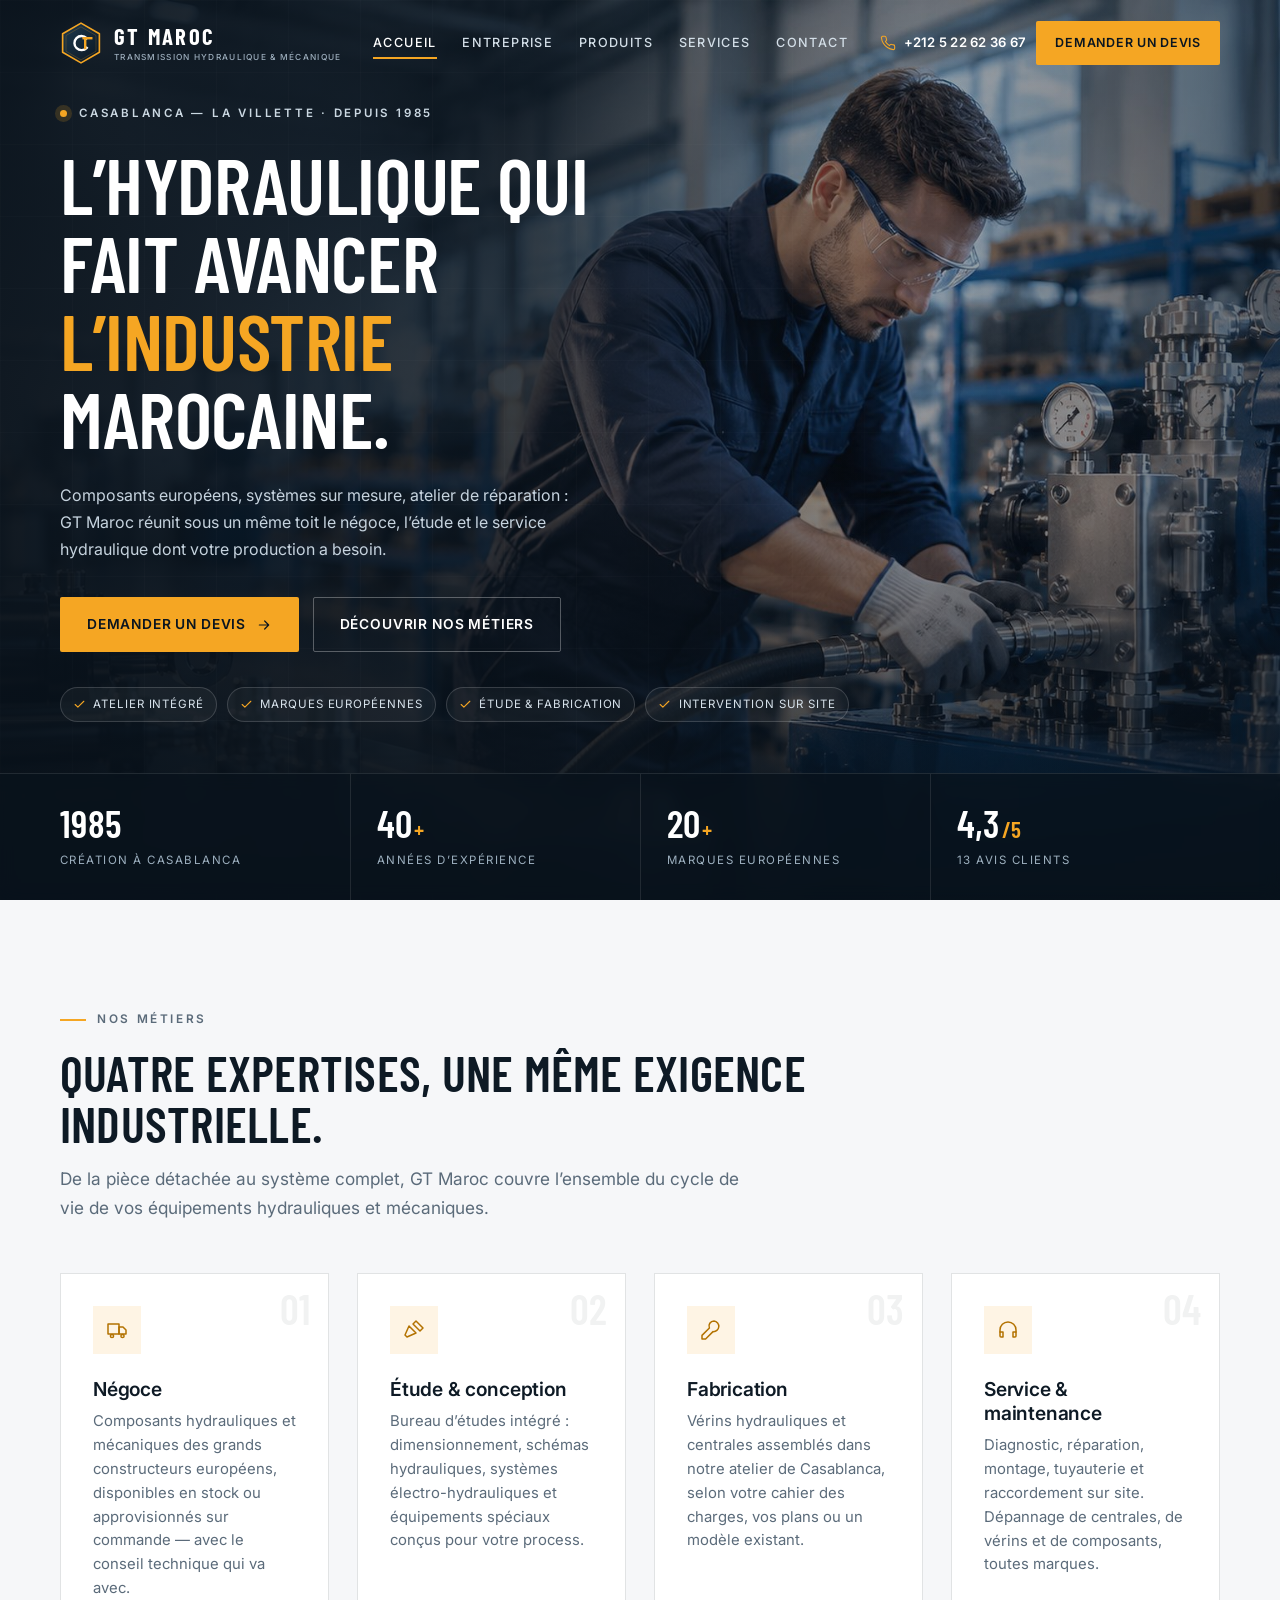
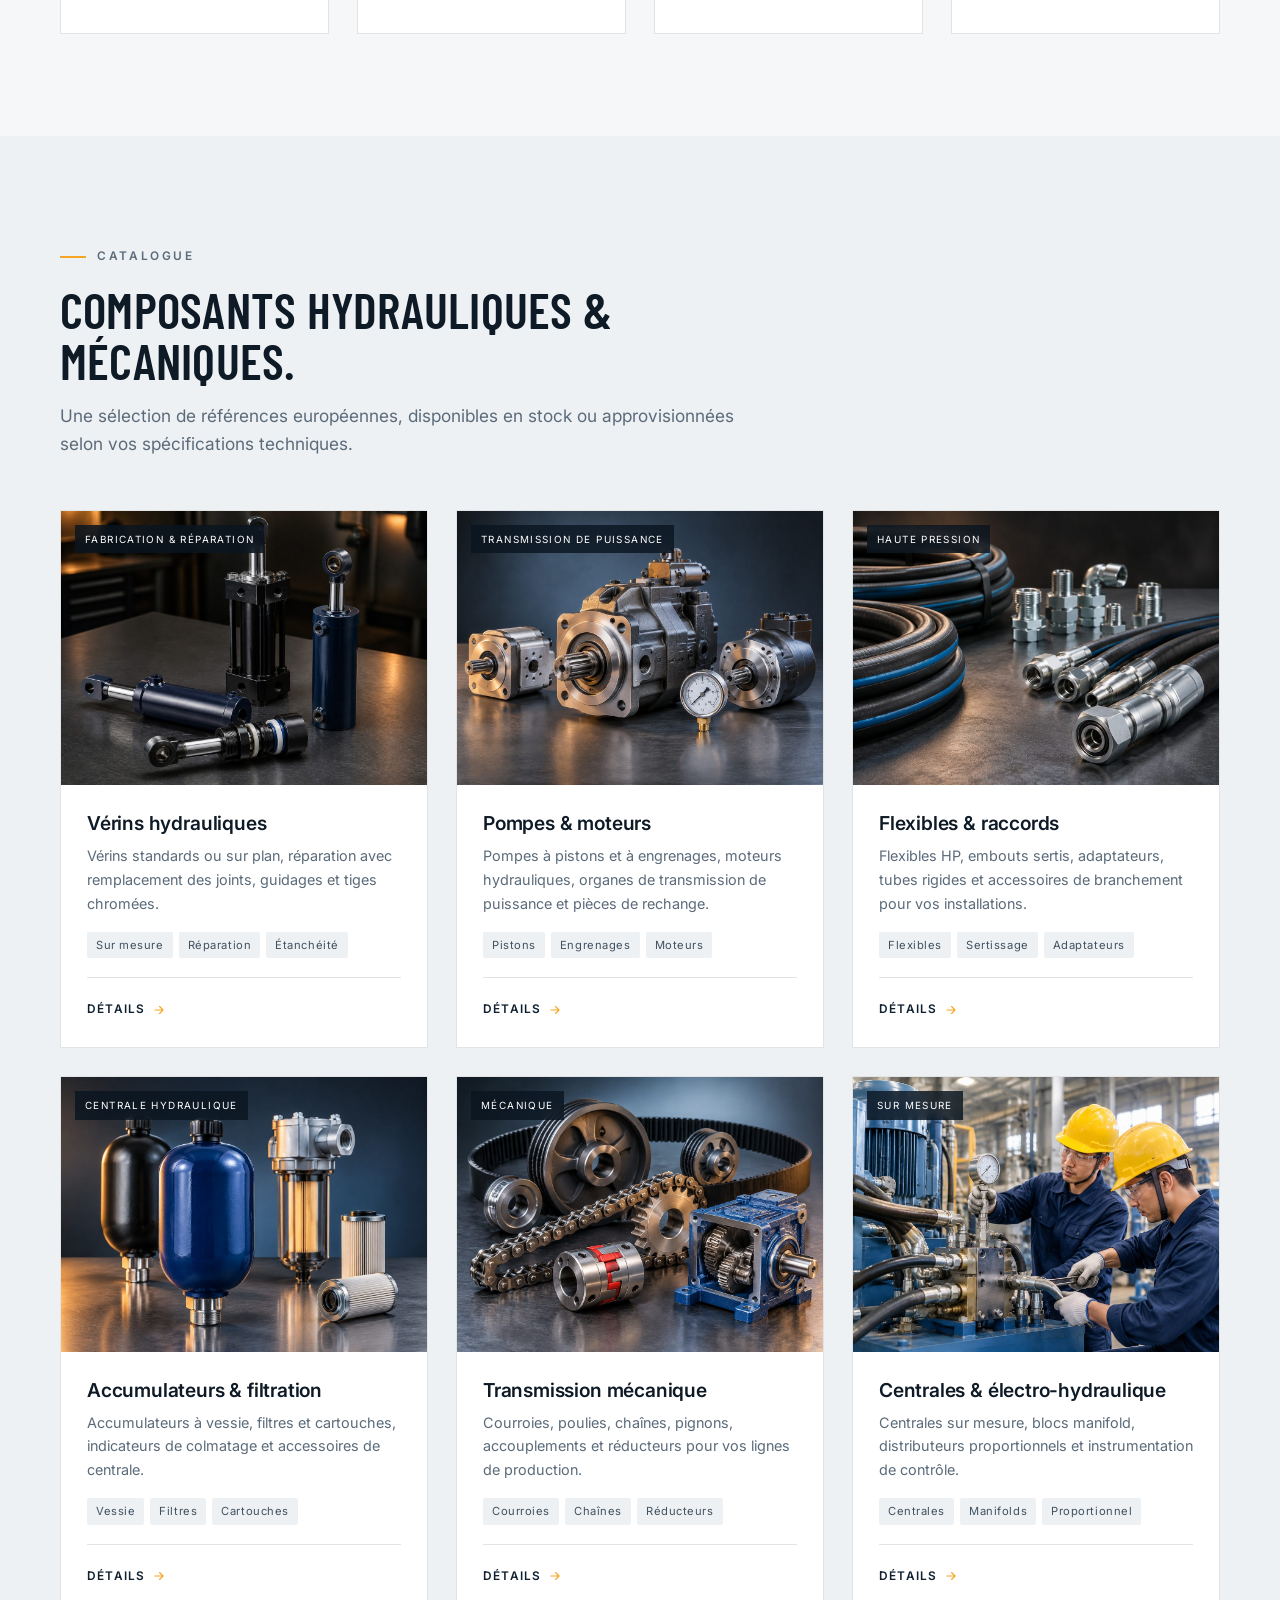
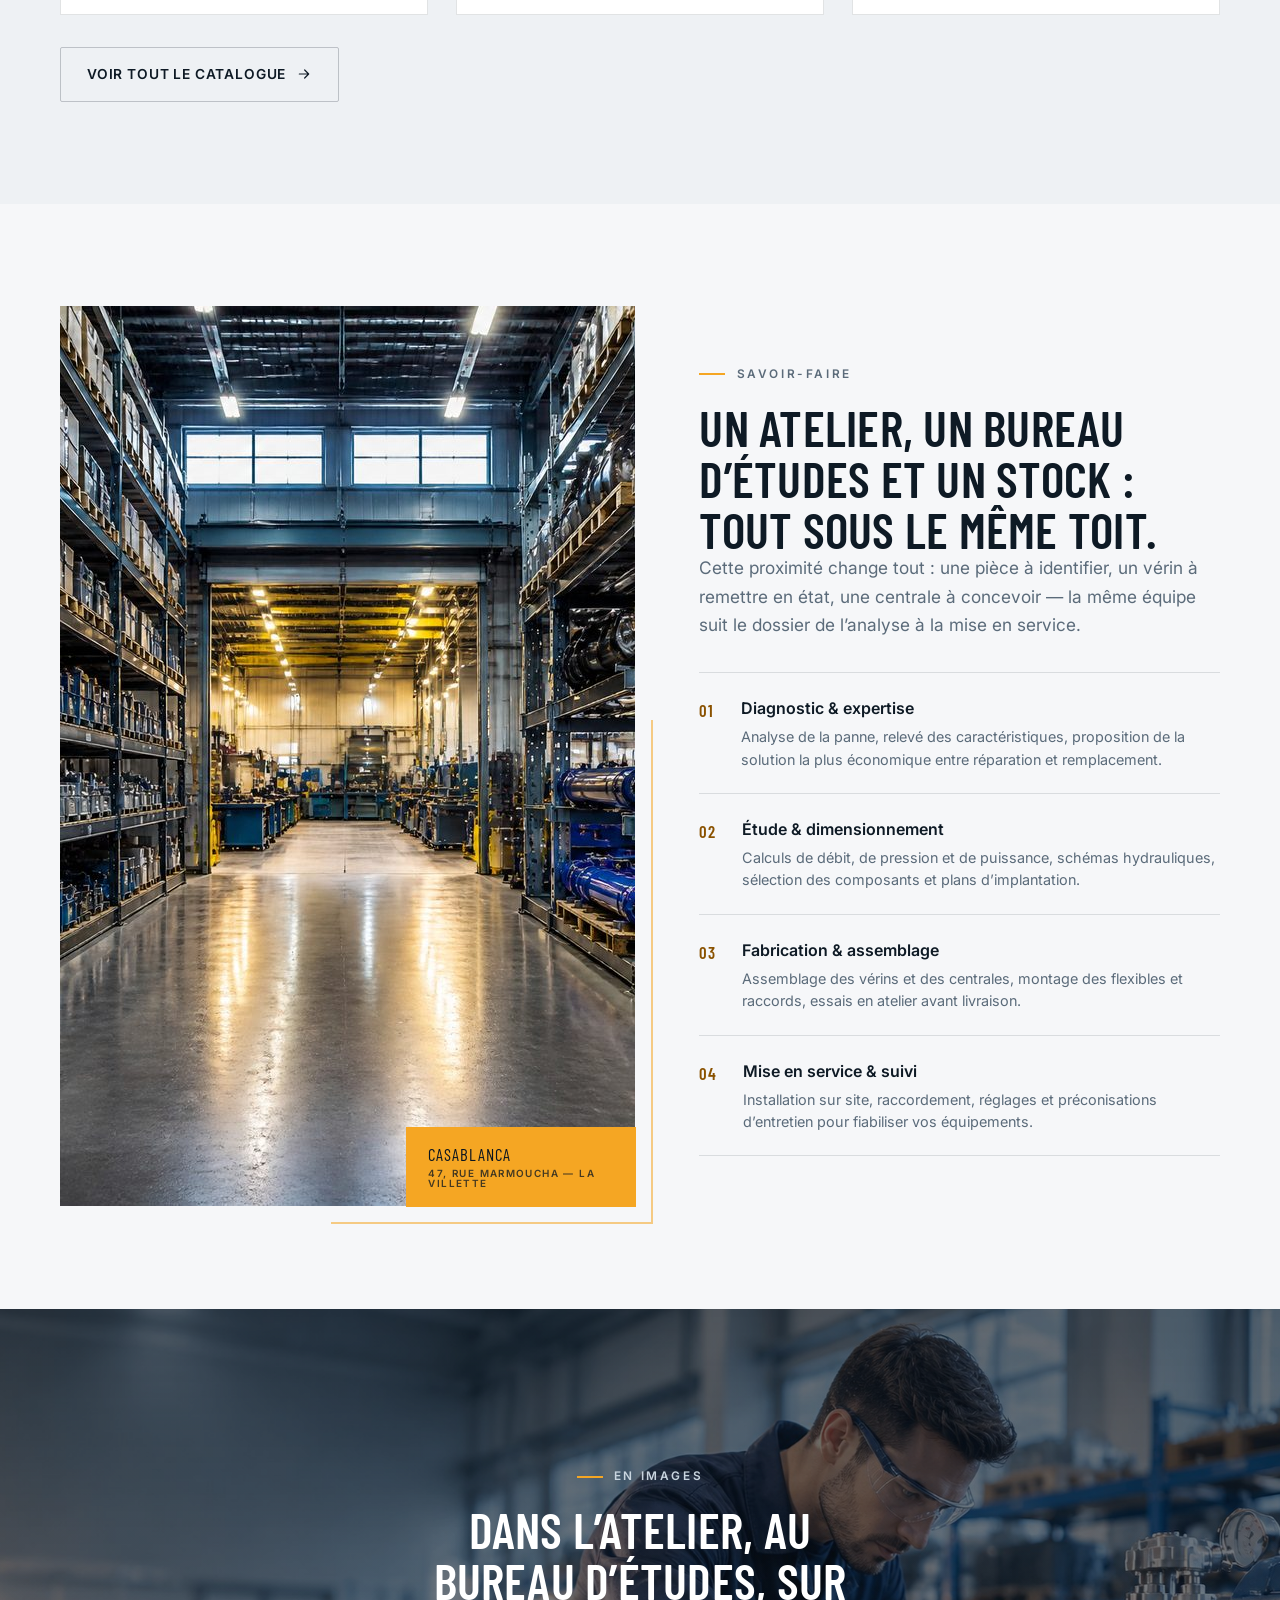
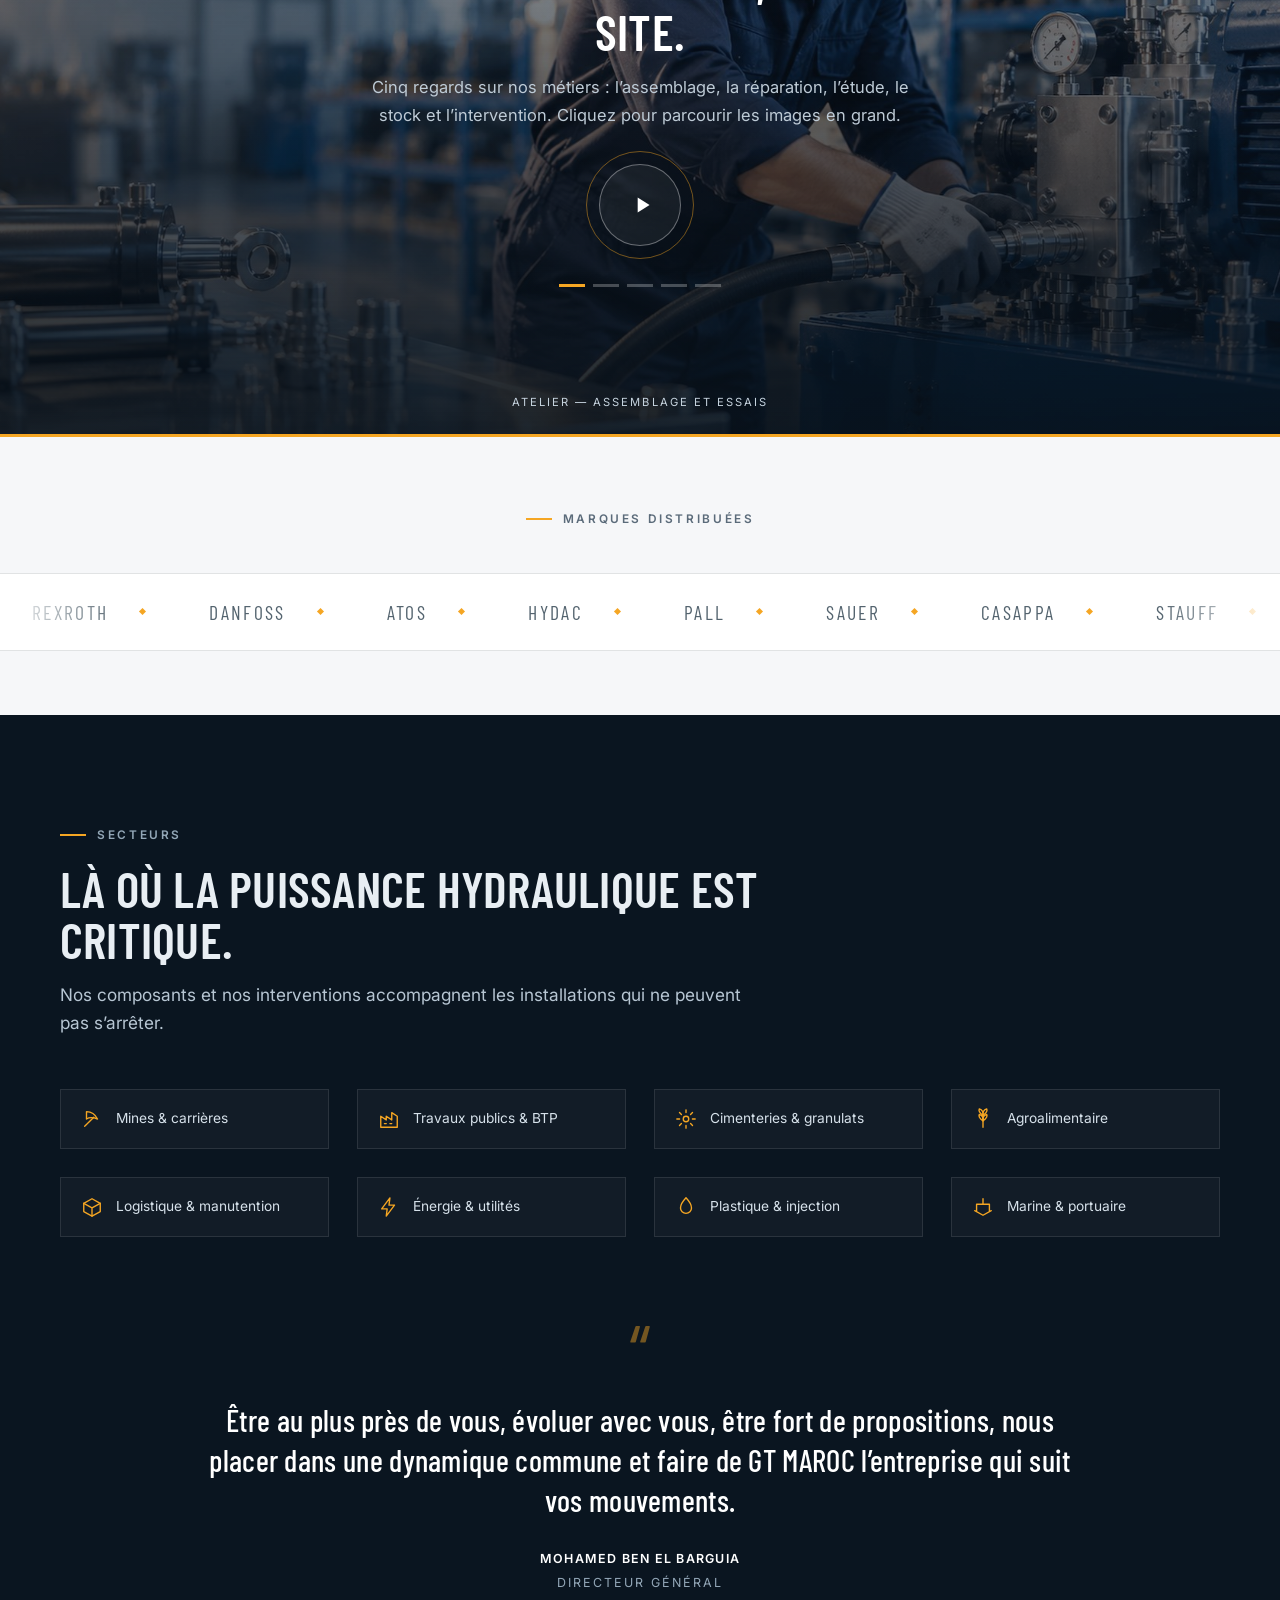
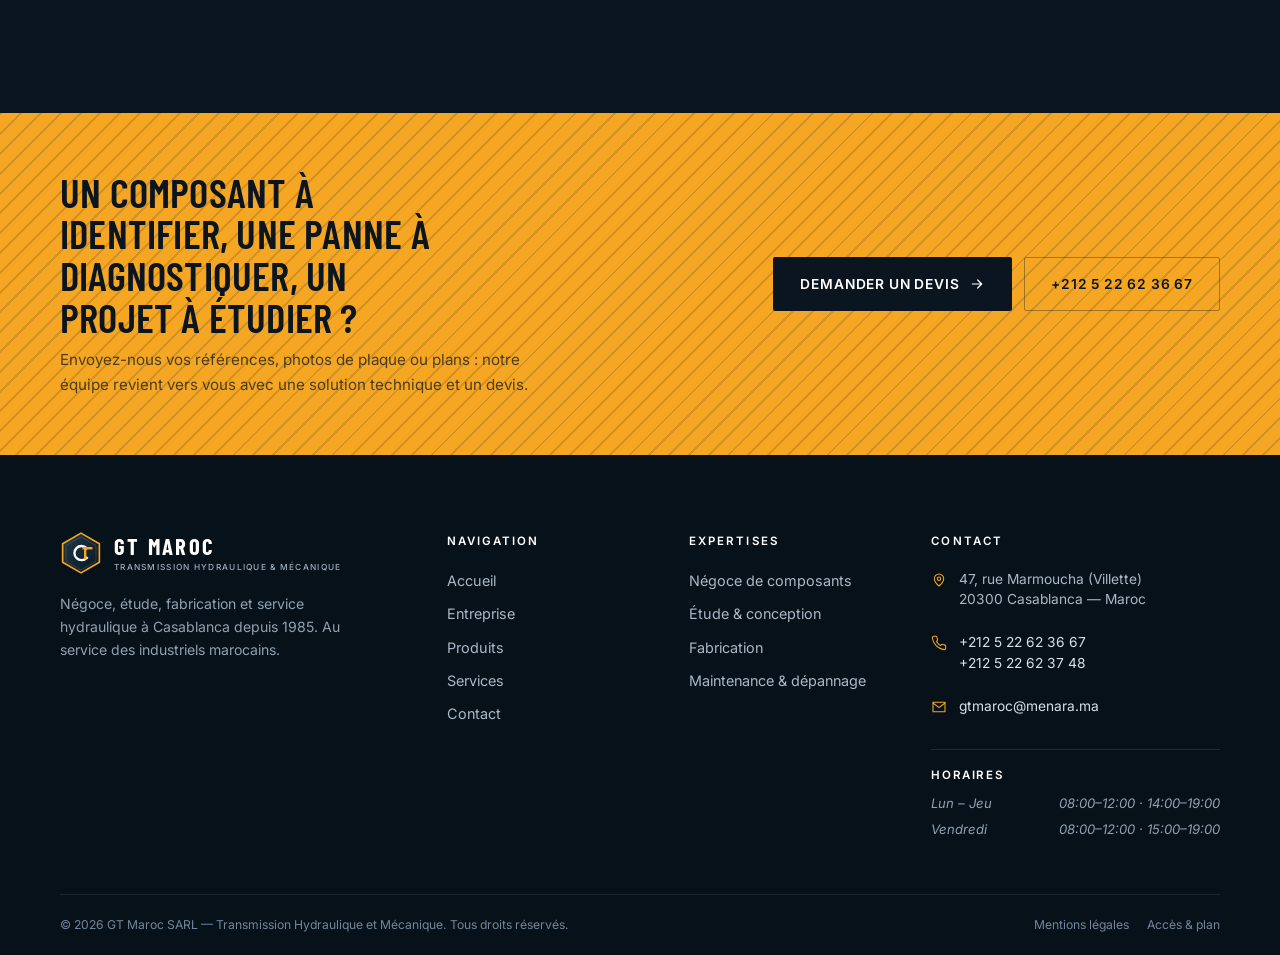
<file: index.html>
<!DOCTYPE html>
<html lang="fr">
<head>
<meta charset="utf-8">
<meta name="viewport" content="width=device-width, initial-scale=1">
<title>GT Maroc — Hydraulique & transmission mécanique à Casablanca</title>
<meta name="description" content="Depuis 1985 à Casablanca : distribution de composants hydrauliques et mécaniques, étude et conception de systèmes sur mesure, fabrication de vérins et centrales, réparation et maintenance sur site.">
<meta name="theme-color" content="#0A1520">
<link rel="canonical" href="https://gtmaroc.ma/">
<meta property="og:type" content="website">
<meta property="og:locale" content="fr_MA">
<meta property="og:site_name" content="GT Maroc">
<meta property="og:title" content="GT Maroc — Hydraulique & transmission mécanique à Casablanca">
<meta property="og:description" content="Négoce, étude, fabrication et service hydraulique depuis 1985. Casablanca — La Villette.">
<meta property="og:image" content="https://gtmaroc.ma/assets/img/hero-atelier.jpg">
<meta property="og:url" content="https://gtmaroc.ma/">
<meta name="twitter:card" content="summary_large_image">
<link rel="icon" type="image/svg+xml" href="assets/img/logo-mark.svg">
<link rel="preconnect" href="https://fonts.googleapis.com">
<link rel="preconnect" href="https://fonts.gstatic.com" crossorigin>
<link href="https://fonts.googleapis.com/css2?family=Barlow+Condensed:wght@500;600;700&family=Inter:wght@400;500;600&display=swap" rel="stylesheet">
<link rel="stylesheet" href="assets/css/style.css">
<script type="application/ld+json">
{
  "@context": "https://schema.org",
  "@type": "LocalBusiness",
  "@id": "https://gtmaroc.ma/#entreprise",
  "name": "GT Maroc — Transmission Hydraulique et Mécanique",
  "alternateName": "GT Maroc",
  "description": "Distribution de composants hydrauliques et mécaniques, étude et conception, fabrication de vérins et centrales hydrauliques, réparation et maintenance à Casablanca depuis 1985.",
  "url": "https://gtmaroc.ma/",
  "image": "https://gtmaroc.ma/assets/img/hero-atelier.jpg",
  "telephone": "+212522623667",
  "email": "gtmaroc@menara.ma",
  "foundingDate": "1985",
  "priceRange": "Sur devis",
  "address": {
    "@type": "PostalAddress",
    "streetAddress": "47, rue Marmoucha",
    "addressLocality": "Casablanca",
    "postalCode": "20300",
    "addressRegion": "Casablanca-Settat",
    "addressCountry": "MA"
  },
  "areaServed": "Maroc",
  "openingHoursSpecification": [
    {"@type":"OpeningHoursSpecification","dayOfWeek":["Monday","Tuesday","Wednesday","Thursday"],"opens":"08:00","closes":"12:00"},
    {"@type":"OpeningHoursSpecification","dayOfWeek":["Monday","Tuesday","Wednesday","Thursday"],"opens":"14:00","closes":"19:00"},
    {"@type":"OpeningHoursSpecification","dayOfWeek":["Friday"],"opens":"08:00","closes":"12:00"},
    {"@type":"OpeningHoursSpecification","dayOfWeek":["Friday"],"opens":"15:00","closes":"19:00"}
  ],
  "hasOfferCatalog": {
    "@type": "OfferCatalog",
    "name": "Composants et services hydrauliques",
    "itemListElement": [
      {"@type":"Offer","itemOffered":{"@type":"Service","name":"Distribution de composants hydrauliques et mécaniques"}},
      {"@type":"Offer","itemOffered":{"@type":"Service","name":"Étude et conception de systèmes hydrauliques sur mesure"}},
      {"@type":"Offer","itemOffered":{"@type":"Service","name":"Fabrication de vérins et centrales hydrauliques"}},
      {"@type":"Offer","itemOffered":{"@type":"Service","name":"Réparation et maintenance hydraulique"}}
    ]
  }
}
</script>
</head>
<body>
<a class="skip" href="#contenu">Aller au contenu</a>

<header class="site-header">
  <div class="container header-inner">
    <a class="brand" href="index.html" aria-label="GT Maroc — accueil">
      <img class="brand-mark" src="assets/img/logo-mark.svg" alt="" width="42" height="42">
      <span class="brand-text">
        <span class="brand-name">GT Maroc</span>
        <span class="brand-sub">Transmission hydraulique &amp; mécanique</span>
      </span>
    </a>
    <nav class="nav" aria-label="Navigation principale">
      <a href="index.html" aria-current="page">Accueil</a>
      <a href="entreprise.html">Entreprise</a>
      <a href="produits.html">Produits</a>
      <a href="services.html">Services</a>
      <a href="contact.html">Contact</a>
    </nav>
    <div class="header-cta">
      <a class="header-phone" href="tel:+212522623667">
        <svg viewBox="0 0 24 24" fill="none" stroke="currentColor" stroke-width="1.6" stroke-linecap="round" stroke-linejoin="round"><path d="M22 16.9v3a2 2 0 0 1-2.2 2 19.8 19.8 0 0 1-8.6-3.1 19.5 19.5 0 0 1-6-6A19.8 19.8 0 0 1 2.1 4.2 2 2 0 0 1 4.1 2h3a2 2 0 0 1 2 1.7c.1 1 .4 1.9.7 2.8a2 2 0 0 1-.5 2.1L8.1 9.9a16 16 0 0 0 6 6l1.3-1.3a2 2 0 0 1 2.1-.5c.9.3 1.8.6 2.8.7a2 2 0 0 1 1.7 2z"/></svg>
        +212 5 22 62 36 67
      </a>
      <a class="btn btn--sm" href="contact.html#devis">Demander un devis</a>
      <button class="burger" aria-label="Ouvrir le menu" aria-expanded="false" aria-controls="menu-mobile">
        <span></span><span></span><span></span>
      </button>
    </div>
  </div>
</header>

<div class="mobile-nav" id="menu-mobile">
  <nav aria-label="Navigation mobile">
    <a href="index.html">Accueil</a>
    <a href="entreprise.html">Entreprise</a>
    <a href="produits.html">Produits</a>
    <a href="services.html">Services</a>
    <a href="contact.html">Contact</a>
  </nav>
  <div class="m-contact">
    <a href="tel:+212522623667">+212 5 22 62 36 67</a>
    <a href="tel:+212522623748">+212 5 22 62 37 48</a>
    <a href="mailto:gtmaroc@menara.ma">gtmaroc@menara.ma</a>
    <span>47, rue Marmoucha — La Villette, Casablanca</span>
  </div>
</div>

<main id="contenu">

  <!-- HERO -->
  <section class="hero">
    <div class="hero-media">
      <img src="assets/img/hero-atelier.jpg" alt="Technicien GT Maroc assemblant une centrale hydraulique en atelier" width="1920" height="1080" fetchpriority="high">
    </div>
    <div class="hero-grid" aria-hidden="true"></div>
    <div class="container hero-inner">
      <span class="hero-eyebrow"><span class="dot"></span>Casablanca — La Villette · Depuis 1985</span>
      <h1 class="display">L’hydraulique qui fait avancer <em>l’industrie</em> marocaine.</h1>
      <p>Composants européens, systèmes sur mesure, atelier de réparation : GT Maroc réunit sous un même toit le négoce, l’étude et le service hydraulique dont votre production a besoin.</p>
      <div class="btn-row">
        <a class="btn" href="contact.html#devis">Demander un devis
          <svg viewBox="0 0 24 24" fill="none" stroke="currentColor" stroke-width="1.8" stroke-linecap="round" stroke-linejoin="round"><path d="M5 12h14M13 6l6 6-6 6"/></svg>
        </a>
        <a class="btn btn--ghost" href="#metiers">Découvrir nos métiers</a>
      </div>
      <div class="hero-badges">
        <span><svg viewBox="0 0 24 24" fill="none" stroke="currentColor" stroke-width="2" stroke-linecap="round" stroke-linejoin="round"><path d="M20 6L9 17l-5-5"/></svg>Atelier intégré</span>
        <span><svg viewBox="0 0 24 24" fill="none" stroke="currentColor" stroke-width="2" stroke-linecap="round" stroke-linejoin="round"><path d="M20 6L9 17l-5-5"/></svg>Marques européennes</span>
        <span><svg viewBox="0 0 24 24" fill="none" stroke="currentColor" stroke-width="2" stroke-linecap="round" stroke-linejoin="round"><path d="M20 6L9 17l-5-5"/></svg>Étude &amp; fabrication</span>
        <span><svg viewBox="0 0 24 24" fill="none" stroke="currentColor" stroke-width="2" stroke-linecap="round" stroke-linejoin="round"><path d="M20 6L9 17l-5-5"/></svg>Intervention sur site</span>
      </div>
    </div>
    <div class="stats">
      <div class="container">
        <div class="stats-grid">
          <div class="stat"><b>1985</b><span>Création à Casablanca</span></div>
          <div class="stat"><b>40<em>+</em></b><span>Années d’expérience</span></div>
          <div class="stat"><b>20<em>+</em></b><span>Marques européennes</span></div>
          <div class="stat"><b>4,3<em>/5</em></b><span>13 avis clients</span></div>
        </div>
      </div>
    </div>
  </section>

  <!-- MÉTIERS -->
  <section class="section" id="metiers">
    <div class="container">
      <div class="section-head reveal">
        <span class="eyebrow">Nos métiers</span>
        <h2 class="display">Quatre expertises, une même exigence industrielle.</h2>
        <p class="lead">De la pièce détachée au système complet, GT Maroc couvre l’ensemble du cycle de vie de vos équipements hydrauliques et mécaniques.</p>
      </div>
      <div class="grid pillars">
        <article class="pillar reveal" data-delay="1">
          <span class="num">01</span>
          <div class="pillar-icon">
            <svg viewBox="0 0 24 24" fill="none" stroke="currentColor" stroke-width="1.5" stroke-linecap="round" stroke-linejoin="round"><path d="M3 6h11v10H3z"/><path d="M14 9h4l3 3v4h-7z"/><circle cx="7" cy="18" r="1.6"/><circle cx="17.5" cy="18" r="1.6"/></svg>
          </div>
          <h3>Négoce</h3>
          <p>Composants hydrauliques et mécaniques des grands constructeurs européens, disponibles en stock ou approvisionnés sur commande — avec le conseil technique qui va avec.</p>
        </article>
        <article class="pillar reveal" data-delay="2">
          <span class="num">02</span>
          <div class="pillar-icon">
            <svg viewBox="0 0 24 24" fill="none" stroke="currentColor" stroke-width="1.5" stroke-linecap="round" stroke-linejoin="round"><path d="M3 17l4-9 7 7-9 4z"/><path d="M14 3l7 7-3 3-7-7z"/></svg>
          </div>
          <h3>Étude &amp; conception</h3>
          <p>Bureau d’études intégré : dimensionnement, schémas hydrauliques, systèmes électro-hydrauliques et équipements spéciaux conçus pour votre process.</p>
        </article>
        <article class="pillar reveal" data-delay="3">
          <span class="num">03</span>
          <div class="pillar-icon">
            <svg viewBox="0 0 24 24" fill="none" stroke="currentColor" stroke-width="1.5" stroke-linecap="round" stroke-linejoin="round"><path d="M15 3a5 5 0 0 0-4.6 7L3 17.4V21h3.6l7.4-7.4A5 5 0 1 0 15 3z"/></svg>
          </div>
          <h3>Fabrication</h3>
          <p>Vérins hydrauliques et centrales assemblés dans notre atelier de Casablanca, selon votre cahier des charges, vos plans ou un modèle existant.</p>
        </article>
        <article class="pillar reveal" data-delay="4">
          <span class="num">04</span>
          <div class="pillar-icon">
            <svg viewBox="0 0 24 24" fill="none" stroke="currentColor" stroke-width="1.5" stroke-linecap="round" stroke-linejoin="round"><path d="M4 14v-2a8 8 0 0 1 16 0v2"/><path d="M4 14h3v5H5a1 1 0 0 1-1-1zM20 14h-3v5h2a1 1 0 0 0 1-1z"/></svg>
          </div>
          <h3>Service &amp; maintenance</h3>
          <p>Diagnostic, réparation, montage, tuyauterie et raccordement sur site. Dépannage de centrales, de vérins et de composants, toutes marques.</p>
        </article>
      </div>
    </div>
  </section>

  <!-- PRODUITS -->
  <section class="section section--alt" id="produits">
    <div class="container">
      <div class="section-head reveal">
        <span class="eyebrow">Catalogue</span>
        <h2 class="display">Composants hydrauliques &amp; mécaniques.</h2>
        <p class="lead">Une sélection de références européennes, disponibles en stock ou approvisionnées selon vos spécifications techniques.</p>
      </div>
      <div class="grid cards">
        <article class="card reveal" data-delay="1">
          <div class="card-media">
            <img src="assets/img/cat-verins.jpg" alt="Vérins hydrauliques neufs, tiges chromées et kit de joints" width="1200" height="900" loading="lazy">
            <span class="tag">Fabrication &amp; réparation</span>
          </div>
          <div class="card-body">
            <h3>Vérins hydrauliques</h3>
            <p>Vérins standards ou sur plan, réparation avec remplacement des joints, guidages et tiges chromées.</p>
            <ul class="card-list"><li>Sur mesure</li><li>Réparation</li><li>Étanchéité</li></ul>
            <div class="card-foot"><a href="produits.html#verins">Détails
              <svg viewBox="0 0 24 24" fill="none" stroke="currentColor" stroke-width="2" stroke-linecap="round" stroke-linejoin="round"><path d="M5 12h14M13 6l6 6-6 6"/></svg></a>
            </div>
          </div>
        </article>
        <article class="card reveal" data-delay="2">
          <div class="card-media">
            <img src="assets/img/cat-pompes.jpg" alt="Pompes à pistons axiaux et moteurs hydrauliques" width="1200" height="900" loading="lazy">
            <span class="tag">Transmission de puissance</span>
          </div>
          <div class="card-body">
            <h3>Pompes &amp; moteurs</h3>
            <p>Pompes à pistons et à engrenages, moteurs hydrauliques, organes de transmission de puissance et pièces de rechange.</p>
            <ul class="card-list"><li>Pistons</li><li>Engrenages</li><li>Moteurs</li></ul>
            <div class="card-foot"><a href="produits.html#pompes">Détails
              <svg viewBox="0 0 24 24" fill="none" stroke="currentColor" stroke-width="2" stroke-linecap="round" stroke-linejoin="round"><path d="M5 12h14M13 6l6 6-6 6"/></svg></a>
            </div>
          </div>
        </article>
        <article class="card reveal" data-delay="3">
          <div class="card-media">
            <img src="assets/img/cat-flexibles.jpg" alt="Flexibles hydrauliques haute pression et raccords sertis" width="1200" height="900" loading="lazy">
            <span class="tag">Haute pression</span>
          </div>
          <div class="card-body">
            <h3>Flexibles &amp; raccords</h3>
            <p>Flexibles HP, embouts sertis, adaptateurs, tubes rigides et accessoires de branchement pour vos installations.</p>
            <ul class="card-list"><li>Flexibles</li><li>Sertissage</li><li>Adaptateurs</li></ul>
            <div class="card-foot"><a href="produits.html#flexibles">Détails
              <svg viewBox="0 0 24 24" fill="none" stroke="currentColor" stroke-width="2" stroke-linecap="round" stroke-linejoin="round"><path d="M5 12h14M13 6l6 6-6 6"/></svg></a>
            </div>
          </div>
        </article>
        <article class="card reveal" data-delay="1">
          <div class="card-media">
            <img src="assets/img/cat-accumulateurs.jpg" alt="Accumulateurs hydrauliques à vessie et filtres" width="1200" height="900" loading="lazy">
            <span class="tag">Centrale hydraulique</span>
          </div>
          <div class="card-body">
            <h3>Accumulateurs &amp; filtration</h3>
            <p>Accumulateurs à vessie, filtres et cartouches, indicateurs de colmatage et accessoires de centrale.</p>
            <ul class="card-list"><li>Vessie</li><li>Filtres</li><li>Cartouches</li></ul>
            <div class="card-foot"><a href="produits.html#accumulateurs">Détails
              <svg viewBox="0 0 24 24" fill="none" stroke="currentColor" stroke-width="2" stroke-linecap="round" stroke-linejoin="round"><path d="M5 12h14M13 6l6 6-6 6"/></svg></a>
            </div>
          </div>
        </article>
        <article class="card reveal" data-delay="2">
          <div class="card-media">
            <img src="assets/img/cat-transmission.jpg" alt="Composants de transmission mécanique : poulies, chaînes, réducteur" width="1200" height="900" loading="lazy">
            <span class="tag">Mécanique</span>
          </div>
          <div class="card-body">
            <h3>Transmission mécanique</h3>
            <p>Courroies, poulies, chaînes, pignons, accouplements et réducteurs pour vos lignes de production.</p>
            <ul class="card-list"><li>Courroies</li><li>Chaînes</li><li>Réducteurs</li></ul>
            <div class="card-foot"><a href="produits.html#mecanique">Détails
              <svg viewBox="0 0 24 24" fill="none" stroke="currentColor" stroke-width="2" stroke-linecap="round" stroke-linejoin="round"><path d="M5 12h14M13 6l6 6-6 6"/></svg></a>
            </div>
          </div>
        </article>
        <article class="card reveal" data-delay="3">
          <div class="card-media">
            <img src="assets/img/service-site.jpg" alt="Techniciens réglant un bloc hydraulique sur une installation industrielle" width="1400" height="1050" loading="lazy">
            <span class="tag">Sur mesure</span>
          </div>
          <div class="card-body">
            <h3>Centrales &amp; électro-hydraulique</h3>
            <p>Centrales sur mesure, blocs manifold, distributeurs proportionnels et instrumentation de contrôle.</p>
            <ul class="card-list"><li>Centrales</li><li>Manifolds</li><li>Proportionnel</li></ul>
            <div class="card-foot"><a href="produits.html#centrales">Détails
              <svg viewBox="0 0 24 24" fill="none" stroke="currentColor" stroke-width="2" stroke-linecap="round" stroke-linejoin="round"><path d="M5 12h14M13 6l6 6-6 6"/></svg></a>
            </div>
          </div>
        </article>
      </div>
      <div class="btn-row reveal">
        <a class="btn btn--outline" href="produits.html">Voir tout le catalogue
          <svg viewBox="0 0 24 24" fill="none" stroke="currentColor" stroke-width="1.8" stroke-linecap="round" stroke-linejoin="round"><path d="M5 12h14M13 6l6 6-6 6"/></svg>
        </a>
      </div>
    </div>
  </section>

  <!-- SAVOIR-FAIRE -->
  <section class="section">
    <div class="container split">
      <div class="split-media reveal">
        <img src="assets/img/atelier-stock.jpg" alt="Stock de composants hydrauliques et atelier GT Maroc à Casablanca" width="1600" height="900" loading="lazy">
        <div class="badge">Casablanca<small>47, rue Marmoucha — La Villette</small></div>
      </div>
      <div class="reveal" data-delay="1">
        <span class="eyebrow">Savoir-faire</span>
        <h2 class="display">Un atelier, un bureau d’études et un stock : tout sous le même toit.</h2>
        <p class="lead">Cette proximité change tout : une pièce à identifier, un vérin à remettre en état, une centrale à concevoir — la même équipe suit le dossier de l’analyse à la mise en service.</p>
        <div class="feature-list">
          <div class="feature">
            <span class="n">01</span>
            <div><h4>Diagnostic &amp; expertise</h4><p>Analyse de la panne, relevé des caractéristiques, proposition de la solution la plus économique entre réparation et remplacement.</p></div>
          </div>
          <div class="feature">
            <span class="n">02</span>
            <div><h4>Étude &amp; dimensionnement</h4><p>Calculs de débit, de pression et de puissance, schémas hydrauliques, sélection des composants et plans d’implantation.</p></div>
          </div>
          <div class="feature">
            <span class="n">03</span>
            <div><h4>Fabrication &amp; assemblage</h4><p>Assemblage des vérins et des centrales, montage des flexibles et raccords, essais en atelier avant livraison.</p></div>
          </div>
          <div class="feature">
            <span class="n">04</span>
            <div><h4>Mise en service &amp; suivi</h4><p>Installation sur site, raccordement, réglages et préconisations d’entretien pour fiabiliser vos équipements.</p></div>
          </div>
        </div>
      </div>
    </div>
  </section>

  <!-- SHOWREEL -->
  <section class="reel" data-reel aria-label="Visite en images">
    <div class="reel-stage" aria-hidden="true">
      <div class="reel-slide is-active" data-caption="Atelier — assemblage et essais">
        <img src="assets/img/hero-atelier.jpg" alt="" width="1920" height="1080" loading="lazy">
      </div>
      <div class="reel-slide" data-caption="Service — remise en état d’un vérin">
        <img src="assets/img/service-reparation.jpg" alt="" width="1400" height="1050" loading="lazy">
      </div>
      <div class="reel-slide" data-caption="Sur site — réglage d’une installation hydraulique">
        <img src="assets/img/service-site.jpg" alt="" width="1400" height="1050" loading="lazy">
      </div>
      <div class="reel-slide" data-caption="Bureau d’études — schémas et modélisation 3D">
        <img src="assets/img/service-etude.jpg" alt="" width="1400" height="1050" loading="lazy">
      </div>
      <div class="reel-slide" data-caption="Stock — composants disponibles à Casablanca">
        <img src="assets/img/atelier-stock.jpg" alt="" width="1600" height="900" loading="lazy">
      </div>
    </div>
    <div class="reel-inner container">
      <span class="eyebrow">En images</span>
      <h2 class="display">Dans l’atelier, au bureau d’études, sur site.</h2>
      <p>Cinq regards sur nos métiers : l’assemblage, la réparation, l’étude, le stock et l’intervention. Cliquez pour parcourir les images en grand.</p>
      <button class="reel-play" type="button" aria-label="Ouvrir la galerie en grand">
        <svg viewBox="0 0 24 24" fill="currentColor" aria-hidden="true"><path d="M8 5l11 7-11 7z"/></svg>
      </button>
      <div class="reel-dots" role="tablist" aria-label="Sélection de la vue">
        <button type="button" aria-label="Vue 1" class="is-active"></button>
        <button type="button" aria-label="Vue 2"></button>
        <button type="button" aria-label="Vue 3"></button>
        <button type="button" aria-label="Vue 4"></button>
        <button type="button" aria-label="Vue 5"></button>
      </div>
    </div>
    <div class="reel-progress" aria-hidden="true"><i></i></div>
    <div class="reel-caption" aria-hidden="true"></div>
  </section>

  <!-- MARQUES -->
  <section class="section--tight">
    <div class="container" style="text-align:center;margin-bottom:26px">
      <span class="eyebrow" style="justify-content:center">Marques distribuées</span>
    </div>
    <div class="marquee" aria-label="Marques européennes distribuées par GT Maroc">
      <div class="marquee-track">
        <span>Rexroth</span><span>Danfoss</span><span>Atos</span><span>Hydac</span><span>Pall</span><span>Sauer</span><span>Casappa</span><span>Stauff</span><span>Olaer</span><span>Leduc</span><span>Larzep</span><span>EPE</span><span>OMT</span><span>Emmegi</span><span>Valvoil</span><span>Mintor</span>
        <span>Rexroth</span><span>Danfoss</span><span>Atos</span><span>Hydac</span><span>Pall</span><span>Sauer</span><span>Casappa</span><span>Stauff</span><span>Olaer</span><span>Leduc</span><span>Larzep</span><span>EPE</span><span>OMT</span><span>Emmegi</span><span>Valvoil</span><span>Mintor</span>
      </div>
    </div>
  </section>

  <!-- SECTEURS + CITATION -->
  <section class="section section--dark">
    <div class="container">
      <div class="section-head reveal">
        <span class="eyebrow">Secteurs</span>
        <h2 class="display">Là où la puissance hydraulique est critique.</h2>
        <p class="lead">Nos composants et nos interventions accompagnent les installations qui ne peuvent pas s’arrêter.</p>
      </div>
      <div class="grid sectors">
        <div class="sector reveal"><svg viewBox="0 0 24 24" fill="none" stroke="currentColor" stroke-width="1.5" stroke-linecap="round" stroke-linejoin="round"><path d="M4 20L14 10"/><path d="M6 4c6 0 10 4 12 8-5-2-9-2-12 0z"/></svg><span>Mines &amp; carrières</span></div>
        <div class="sector reveal" data-delay="1"><svg viewBox="0 0 24 24" fill="none" stroke="currentColor" stroke-width="1.5" stroke-linecap="round" stroke-linejoin="round"><path d="M3 21V9l6 4V9l6 4V5l6 4v12z"/><path d="M7 17h2M13 17h2"/></svg><span>Travaux publics &amp; BTP</span></div>
        <div class="sector reveal" data-delay="2"><svg viewBox="0 0 24 24" fill="none" stroke="currentColor" stroke-width="1.5" stroke-linecap="round" stroke-linejoin="round"><circle cx="12" cy="12" r="3"/><path d="M12 2v3M12 19v3M2 12h3M19 12h3M4.9 4.9l2.1 2.1M17 17l2.1 2.1M19.1 4.9L17 7M7 17l-2.1 2.1"/></svg><span>Cimenteries &amp; granulats</span></div>
        <div class="sector reveal" data-delay="3"><svg viewBox="0 0 24 24" fill="none" stroke="currentColor" stroke-width="1.5" stroke-linecap="round" stroke-linejoin="round"><path d="M12 21V8"/><path d="M12 8c-3-2-5-5-4-7 3 1 5 4 4 7z"/><path d="M12 8c3-2 5-5 4-7-3 1-5 4-4 7z"/><path d="M12 14c-3-2-5-5-4-7 3 1 5 4 4 7z"/><path d="M12 14c3-2 5-5 4-7-3 1-5 4-4 7z"/></svg><span>Agroalimentaire</span></div>
        <div class="sector reveal"><svg viewBox="0 0 24 24" fill="none" stroke="currentColor" stroke-width="1.5" stroke-linecap="round" stroke-linejoin="round"><path d="M21 8l-9-5-9 5v9l9 5 9-5z"/><path d="M3 8l9 5 9-5M12 13v9"/></svg><span>Logistique &amp; manutention</span></div>
        <div class="sector reveal" data-delay="1"><svg viewBox="0 0 24 24" fill="none" stroke="currentColor" stroke-width="1.5" stroke-linecap="round" stroke-linejoin="round"><path d="M13 2L4 14h6l-1 8 9-12h-6z"/></svg><span>Énergie &amp; utilités</span></div>
        <div class="sector reveal" data-delay="2"><svg viewBox="0 0 24 24" fill="none" stroke="currentColor" stroke-width="1.5" stroke-linecap="round" stroke-linejoin="round"><path d="M12 2s6 6.5 6 11a6 6 0 0 1-12 0c0-4.5 6-11 6-11z"/></svg><span>Plastique &amp; injection</span></div>
        <div class="sector reveal" data-delay="3"><svg viewBox="0 0 24 24" fill="none" stroke="currentColor" stroke-width="1.5" stroke-linecap="round" stroke-linejoin="round"><path d="M3 16l9 5 9-5"/><path d="M5 16V9h14v7"/><path d="M12 3v6"/></svg><span>Marine &amp; portuaire</span></div>
      </div>

      <figure class="quote reveal" style="margin-top:clamp(56px,7vw,90px)">
        <div class="quote-mark" aria-hidden="true">“</div>
        <blockquote>Être au plus près de vous, évoluer avec vous, être fort de propositions, nous placer dans une dynamique commune et faire de GT MAROC l’entreprise qui suit vos mouvements.</blockquote>
        <figcaption><b>Mohamed BEN EL BARGUIA</b>Directeur Général</figcaption>
      </figure>
    </div>
  </section>

  <!-- CTA -->
  <section class="cta-band">
    <div class="container cta-inner">
      <div>
        <h2 class="display">Un composant à identifier, une panne à diagnostiquer, un projet à étudier ?</h2>
        <p>Envoyez-nous vos références, photos de plaque ou plans : notre équipe revient vers vous avec une solution technique et un devis.</p>
      </div>
      <div class="cta-actions">
        <a class="btn" href="contact.html#devis">Demander un devis
          <svg viewBox="0 0 24 24" fill="none" stroke="currentColor" stroke-width="1.8" stroke-linecap="round" stroke-linejoin="round"><path d="M5 12h14M13 6l6 6-6 6"/></svg>
        </a>
        <a class="btn btn--outline" href="tel:+212522623667">+212 5 22 62 36 67</a>
      </div>
    </div>
  </section>
</main>

<footer class="site-footer">
  <div class="container">
    <div class="footer-grid">
      <div class="footer-brand">
        <a class="brand" href="index.html" aria-label="GT Maroc — accueil">
          <img class="brand-mark" src="assets/img/logo-mark.svg" alt="" width="42" height="42">
          <span class="brand-text">
            <span class="brand-name">GT Maroc</span>
            <span class="brand-sub">Transmission hydraulique &amp; mécanique</span>
          </span>
        </a>
        <p>Négoce, étude, fabrication et service hydraulique à Casablanca depuis 1985. Au service des industriels marocains.</p>
      </div>
      <div class="footer-col">
        <h4>Navigation</h4>
        <ul>
          <li><a href="index.html">Accueil</a></li>
          <li><a href="entreprise.html">Entreprise</a></li>
          <li><a href="produits.html">Produits</a></li>
          <li><a href="services.html">Services</a></li>
          <li><a href="contact.html">Contact</a></li>
        </ul>
      </div>
      <div class="footer-col">
        <h4>Expertises</h4>
        <ul>
          <li><a href="services.html#negoce">Négoce de composants</a></li>
          <li><a href="services.html#etude">Étude &amp; conception</a></li>
          <li><a href="services.html#fabrication">Fabrication</a></li>
          <li><a href="services.html#maintenance">Maintenance &amp; dépannage</a></li>
        </ul>
      </div>
      <div class="footer-col">
        <h4>Contact</h4>
        <ul class="footer-contact">
          <li><svg viewBox="0 0 24 24" fill="none" stroke="currentColor" stroke-width="1.6" stroke-linecap="round" stroke-linejoin="round"><path d="M12 21s7-6.1 7-11a7 7 0 1 0-14 0c0 4.9 7 11 7 11z"/><circle cx="12" cy="10" r="2.6"/></svg><span>47, rue Marmoucha (Villette)<br>20300 Casablanca — Maroc</span></li>
          <li><svg viewBox="0 0 24 24" fill="none" stroke="currentColor" stroke-width="1.6" stroke-linecap="round" stroke-linejoin="round"><path d="M22 16.9v3a2 2 0 0 1-2.2 2 19.8 19.8 0 0 1-8.6-3.1 19.5 19.5 0 0 1-6-6A19.8 19.8 0 0 1 2.1 4.2 2 2 0 0 1 4.1 2h3a2 2 0 0 1 2 1.7c.1 1 .4 1.9.7 2.8a2 2 0 0 1-.5 2.1L8.1 9.9a16 16 0 0 0 6 6l1.3-1.3a2 2 0 0 1 2.1-.5c.9.3 1.8.6 2.8.7a2 2 0 0 1 1.7 2z"/></svg><span><a href="tel:+212522623667">+212 5 22 62 36 67</a><br><a href="tel:+212522623748">+212 5 22 62 37 48</a></span></li>
          <li><svg viewBox="0 0 24 24" fill="none" stroke="currentColor" stroke-width="1.6" stroke-linecap="round" stroke-linejoin="round"><path d="M3 5h18v14H3z"/><path d="M3 6l9 7 9-7"/></svg><span><a href="mailto:gtmaroc@menara.ma">gtmaroc@menara.ma</a></span></li>
        </ul>
        <div class="hours">
          <b>Horaires</b>
          <span><i>Lun – Jeu</i><i>08:00–12:00 · 14:00–19:00</i></span>
          <span><i>Vendredi</i><i>08:00–12:00 · 15:00–19:00</i></span>
        </div>
      </div>
    </div>
    <div class="footer-bottom">
      <span>© <span data-year>2026</span> GT Maroc SARL — Transmission Hydraulique et Mécanique. Tous droits réservés.</span>
      <div class="footer-legal">
        <a href="mentions-legales.html">Mentions légales</a>
        <a href="contact.html#acces">Accès &amp; plan</a>
      </div>
    </div>
  </div>
</footer>

<script src="assets/js/main.js" defer></script>
</body>
</html>
</file>
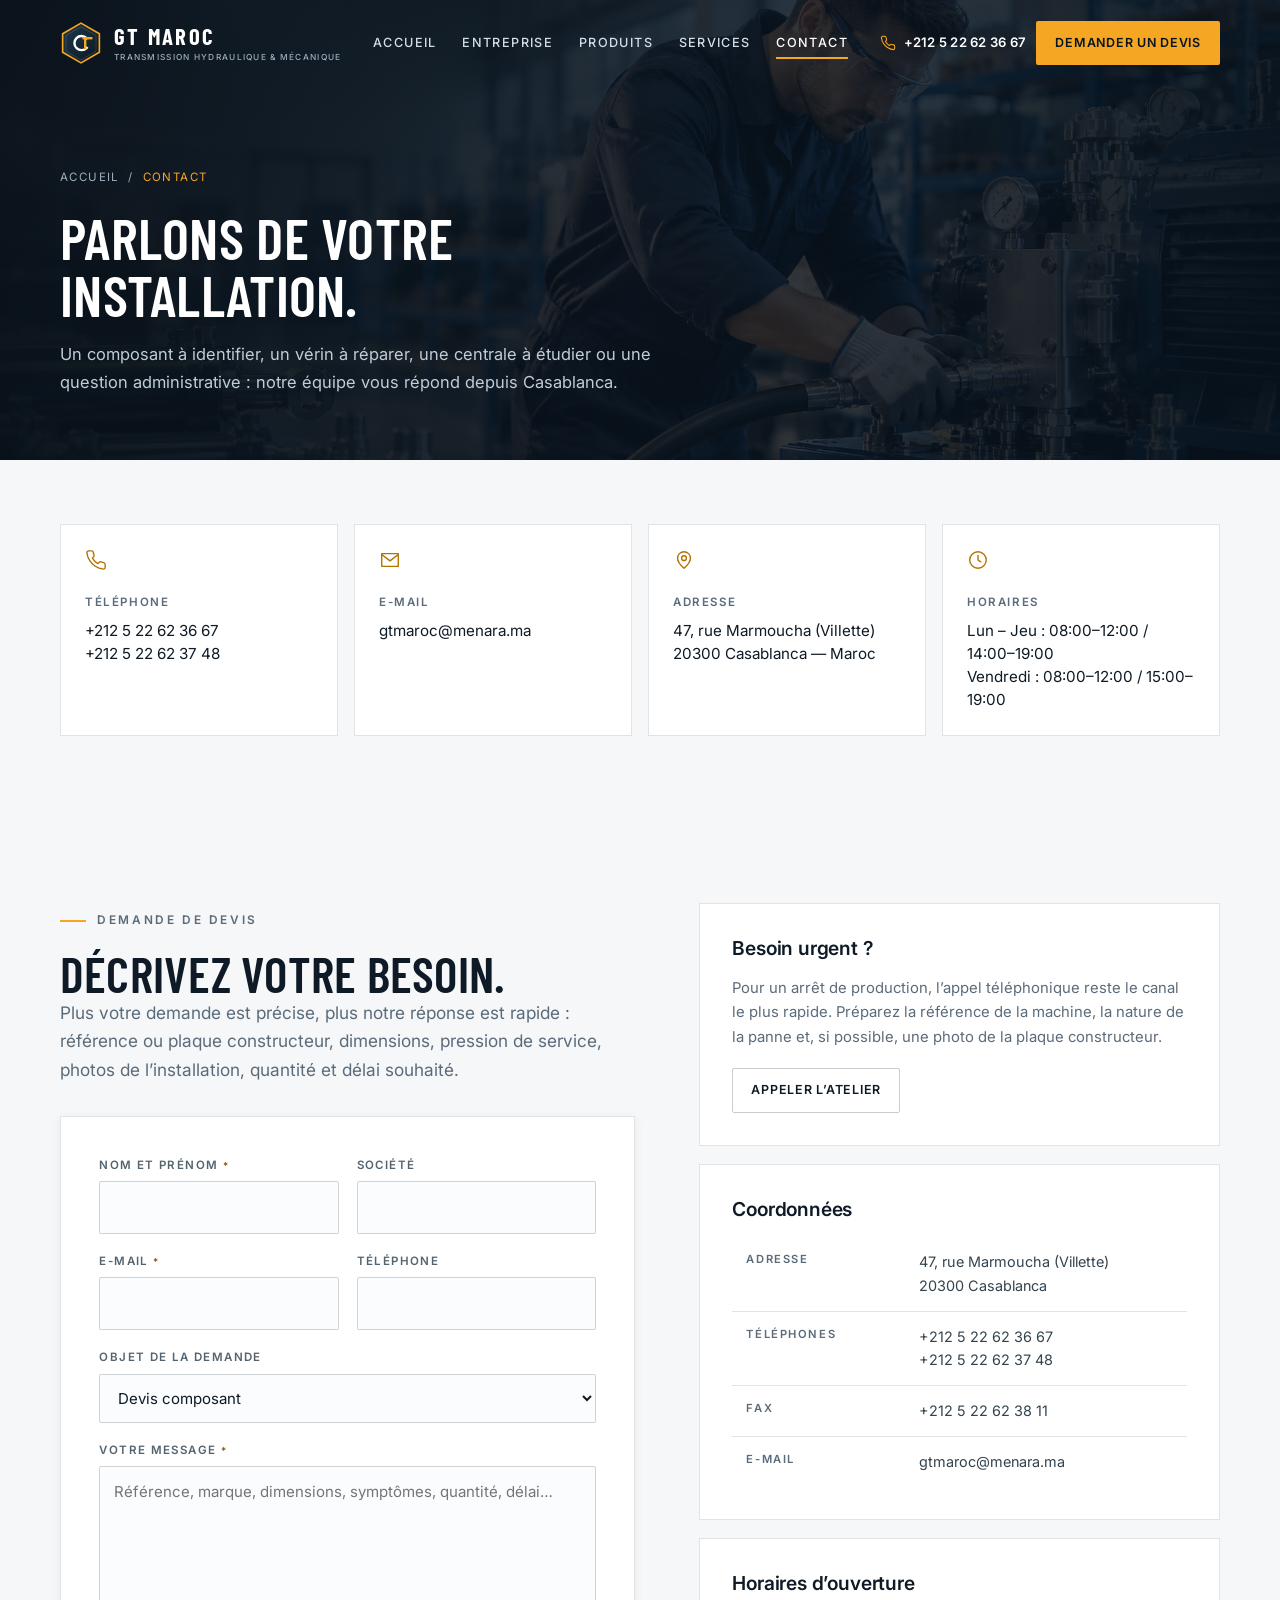
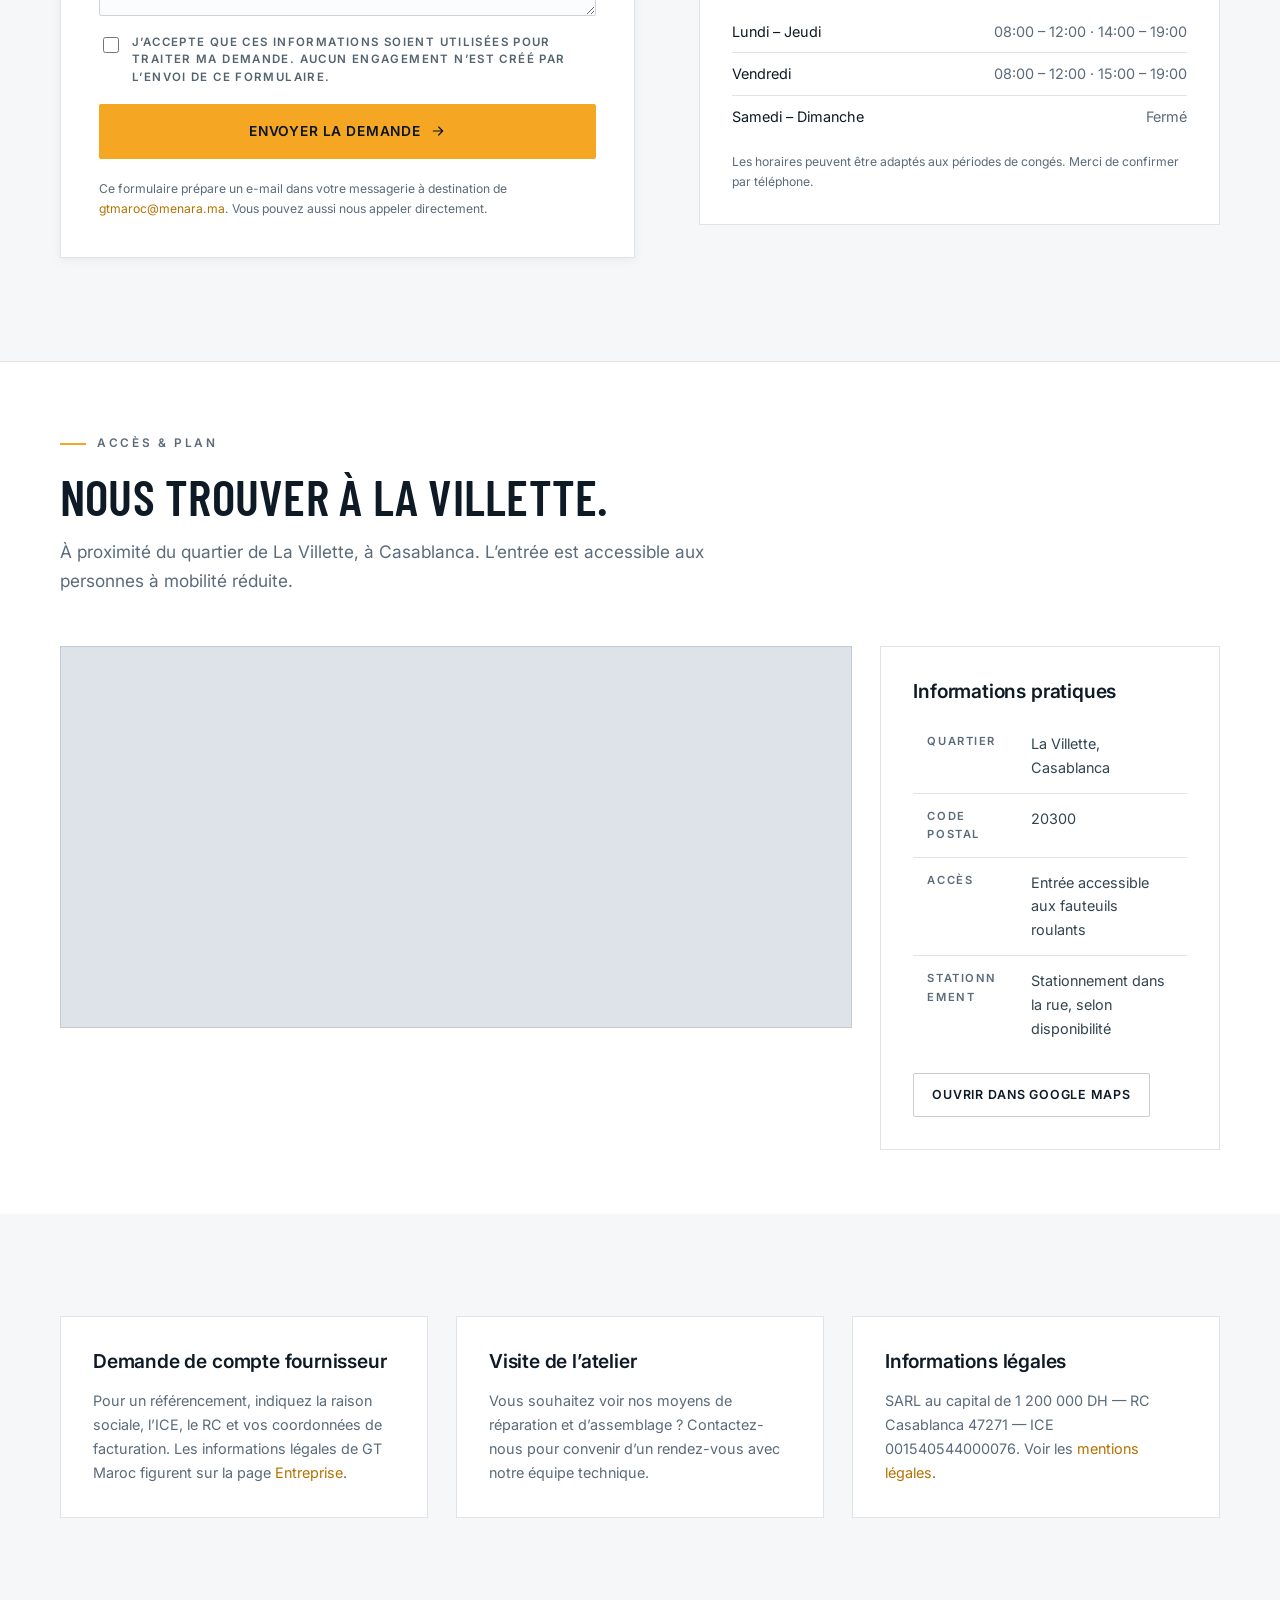
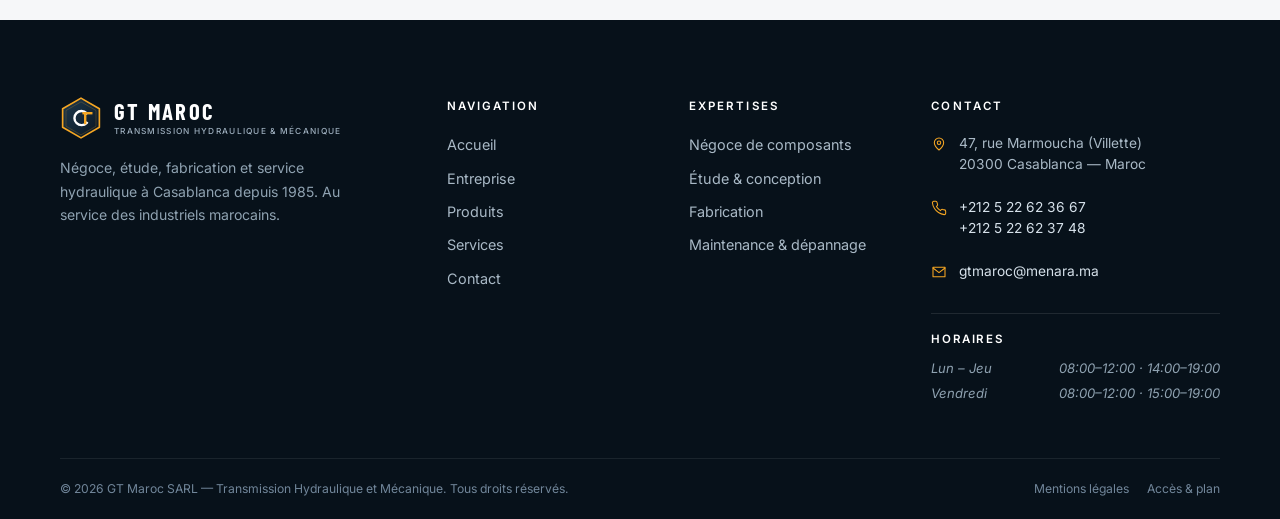
<file: contact.html>
<!DOCTYPE html>
<html lang="fr">
<head>
<meta charset="utf-8">
<meta name="viewport" content="width=device-width, initial-scale=1">
<title>Contact &amp; devis — GT Maroc, 47 rue Marmoucha, Casablanca</title>
<meta name="description" content="Contacter GT Maroc à Casablanca : téléphone +212 5 22 62 36 67, e-mail gtmaroc@menara.ma, 47 rue Marmoucha (Villette). Horaires, plan d'accès et formulaire de demande de devis.">
<meta name="theme-color" content="#0A1520">
<link rel="canonical" href="https://gtmaroc.ma/contact.html">
<meta property="og:type" content="website">
<meta property="og:locale" content="fr_MA">
<meta property="og:site_name" content="GT Maroc">
<meta property="og:title" content="Contact &amp; devis — GT Maroc, Casablanca">
<meta property="og:description" content="Coordonnées, horaires, plan d'accès et formulaire de demande de devis.">
<meta property="og:image" content="https://gtmaroc.ma/assets/img/hero-atelier.jpg">
<link rel="icon" type="image/svg+xml" href="assets/img/logo-mark.svg">
<link rel="preconnect" href="https://fonts.googleapis.com">
<link rel="preconnect" href="https://fonts.gstatic.com" crossorigin>
<link href="https://fonts.googleapis.com/css2?family=Barlow+Condensed:wght@500;600;700&family=Inter:wght@400;500;600&display=swap" rel="stylesheet">
<link rel="stylesheet" href="assets/css/style.css">
</head>
<body>
<a class="skip" href="#contenu">Aller au contenu</a>

<header class="site-header">
  <div class="container header-inner">
    <a class="brand" href="index.html" aria-label="GT Maroc — accueil">
      <img class="brand-mark" src="assets/img/logo-mark.svg" alt="" width="42" height="42">
      <span class="brand-text">
        <span class="brand-name">GT Maroc</span>
        <span class="brand-sub">Transmission hydraulique &amp; mécanique</span>
      </span>
    </a>
    <nav class="nav" aria-label="Navigation principale">
      <a href="index.html">Accueil</a>
      <a href="entreprise.html">Entreprise</a>
      <a href="produits.html">Produits</a>
      <a href="services.html">Services</a>
      <a href="contact.html" aria-current="page">Contact</a>
    </nav>
    <div class="header-cta">
      <a class="header-phone" href="tel:+212522623667">
        <svg viewBox="0 0 24 24" fill="none" stroke="currentColor" stroke-width="1.6" stroke-linecap="round" stroke-linejoin="round"><path d="M22 16.9v3a2 2 0 0 1-2.2 2 19.8 19.8 0 0 1-8.6-3.1 19.5 19.5 0 0 1-6-6A19.8 19.8 0 0 1 2.1 4.2 2 2 0 0 1 4.1 2h3a2 2 0 0 1 2 1.7c.1 1 .4 1.9.7 2.8a2 2 0 0 1-.5 2.1L8.1 9.9a16 16 0 0 0 6 6l1.3-1.3a2 2 0 0 1 2.1-.5c.9.3 1.8.6 2.8.7a2 2 0 0 1 1.7 2z"/></svg>
        +212 5 22 62 36 67
      </a>
      <a class="btn btn--sm" href="#devis">Demander un devis</a>
      <button class="burger" aria-label="Ouvrir le menu" aria-expanded="false" aria-controls="menu-mobile">
        <span></span><span></span><span></span>
      </button>
    </div>
  </div>
</header>

<div class="mobile-nav" id="menu-mobile">
  <nav aria-label="Navigation mobile">
    <a href="index.html">Accueil</a>
    <a href="entreprise.html">Entreprise</a>
    <a href="produits.html">Produits</a>
    <a href="services.html">Services</a>
    <a href="contact.html">Contact</a>
  </nav>
  <div class="m-contact">
    <a href="tel:+212522623667">+212 5 22 62 36 67</a>
    <a href="tel:+212522623748">+212 5 22 62 37 48</a>
    <a href="mailto:gtmaroc@menara.ma">gtmaroc@menara.ma</a>
    <span>47, rue Marmoucha — La Villette, Casablanca</span>
  </div>
</div>

<main id="contenu">

  <section class="page-hero">
    <div class="page-hero-media"><img src="assets/img/hero-atelier.jpg" alt="" width="1920" height="1080"></div>
    <div class="container">
      <nav class="breadcrumb" aria-label="Fil d'Ariane"><a href="index.html">Accueil</a> / <span>Contact</span></nav>
      <h1 class="display">Parlons de votre installation.</h1>
      <p>Un composant à identifier, un vérin à réparer, une centrale à étudier ou une question administrative : notre équipe vous répond depuis Casablanca.</p>
    </div>
  </section>

  <section class="section--tight">
    <div class="container">
      <div class="contact-grid">
        <div class="contact-tile reveal">
          <svg viewBox="0 0 24 24" fill="none" stroke="currentColor" stroke-width="1.5" stroke-linecap="round" stroke-linejoin="round"><path d="M22 16.9v3a2 2 0 0 1-2.2 2 19.8 19.8 0 0 1-8.6-3.1 19.5 19.5 0 0 1-6-6A19.8 19.8 0 0 1 2.1 4.2 2 2 0 0 1 4.1 2h3a2 2 0 0 1 2 1.7c.1 1 .4 1.9.7 2.8a2 2 0 0 1-.5 2.1L8.1 9.9a16 16 0 0 0 6 6l1.3-1.3a2 2 0 0 1 2.1-.5c.9.3 1.8.6 2.8.7a2 2 0 0 1 1.7 2z"/></svg>
          <h4>Téléphone</h4>
          <p><a href="tel:+212522623667">+212 5 22 62 36 67</a><br><a href="tel:+212522623748">+212 5 22 62 37 48</a></p>
        </div>
        <div class="contact-tile reveal" data-delay="1">
          <svg viewBox="0 0 24 24" fill="none" stroke="currentColor" stroke-width="1.5" stroke-linecap="round" stroke-linejoin="round"><path d="M3 5h18v14H3z"/><path d="M3 6l9 7 9-7"/></svg>
          <h4>E-mail</h4>
          <p><a href="mailto:gtmaroc@menara.ma">gtmaroc@menara.ma</a></p>
        </div>
        <div class="contact-tile reveal" data-delay="2">
          <svg viewBox="0 0 24 24" fill="none" stroke="currentColor" stroke-width="1.5" stroke-linecap="round" stroke-linejoin="round"><path d="M12 21s7-6.1 7-11a7 7 0 1 0-14 0c0 4.9 7 11 7 11z"/><circle cx="12" cy="10" r="2.6"/></svg>
          <h4>Adresse</h4>
          <p>47, rue Marmoucha (Villette)<br>20300 Casablanca — Maroc</p>
        </div>
        <div class="contact-tile reveal" data-delay="3">
          <svg viewBox="0 0 24 24" fill="none" stroke="currentColor" stroke-width="1.5" stroke-linecap="round" stroke-linejoin="round"><circle cx="12" cy="12" r="9"/><path d="M12 7v5l3 2"/></svg>
          <h4>Horaires</h4>
          <p>Lun – Jeu : 08:00–12:00 / 14:00–19:00<br>Vendredi : 08:00–12:00 / 15:00–19:00</p>
        </div>
      </div>
    </div>
  </section>

  <section class="section" id="devis">
    <div class="container split" style="align-items:start">
      <div class="reveal">
        <span class="eyebrow">Demande de devis</span>
        <h2 class="display">Décrivez votre besoin.</h2>
        <p class="lead">Plus votre demande est précise, plus notre réponse est rapide : référence ou plaque constructeur, dimensions, pression de service, photos de l’installation, quantité et délai souhaité.</p>
        <form class="form-wrap" data-contact-form style="margin-top:2rem" novalidate>
          <div class="form-grid">
            <div class="field">
              <label for="name">Nom et prénom <span class="req">*</span></label>
              <input id="name" name="name" type="text" autocomplete="name" required>
            </div>
            <div class="field">
              <label for="company">Société</label>
              <input id="company" name="company" type="text" autocomplete="organization">
            </div>
            <div class="field">
              <label for="email">E-mail <span class="req">*</span></label>
              <input id="email" name="email" type="email" autocomplete="email" required>
            </div>
            <div class="field">
              <label for="phone">Téléphone</label>
              <input id="phone" name="phone" type="tel" autocomplete="tel">
            </div>
            <div class="field field--full">
              <label for="subject">Objet de la demande</label>
              <select id="subject" name="subject">
                <option>Devis composant</option>
                <option>Réparation vérin / centrale</option>
                <option>Étude d’un équipement</option>
                <option>Maintenance sur site</option>
                <option>Pièces / urgence</option>
                <option>Information administrative</option>
              </select>
            </div>
            <div class="field field--full">
              <label for="message">Votre message <span class="req">*</span></label>
              <textarea id="message" name="message" required placeholder="Référence, marque, dimensions, symptômes, quantité, délai…"></textarea>
            </div>
            <div class="field field--full">
              <label class="consent">
                <input type="checkbox" name="consent" required>
                <span>J’accepte que ces informations soient utilisées pour traiter ma demande. Aucun engagement n’est créé par l’envoi de ce formulaire.</span>
              </label>
            </div>
            <div class="field field--full">
              <button class="btn" type="submit">Envoyer la demande
                <svg viewBox="0 0 24 24" fill="none" stroke="currentColor" stroke-width="1.8" stroke-linecap="round" stroke-linejoin="round"><path d="M5 12h14M13 6l6 6-6 6"/></svg>
              </button>
              <div class="form-status" role="status" aria-live="polite"></div>
              <p class="form-note">Ce formulaire prépare un e-mail dans votre messagerie à destination de <a href="mailto:gtmaroc@menara.ma" style="color:#B37200">gtmaroc@menara.ma</a>. Vous pouvez aussi nous appeler directement.</p>
            </div>
          </div>
        </form>
      </div>

      <div class="reveal" data-delay="1">
        <div class="info-card">
          <h3>Besoin urgent ?</h3>
          <p style="font-size:.93rem;color:var(--muted)">Pour un arrêt de production, l’appel téléphonique reste le canal le plus rapide. Préparez la référence de la machine, la nature de la panne et, si possible, une photo de la plaque constructeur.</p>
          <div class="btn-row" style="margin-top:1.2rem">
            <a class="btn btn--outline btn--sm" href="tel:+212522623667">Appeler l’atelier</a>
          </div>
        </div>
        <div class="info-card">
          <h3>Coordonnées</h3>
          <table class="spec-table">
            <tr><th>Adresse</th><td>47, rue Marmoucha (Villette)<br>20300 Casablanca</td></tr>
            <tr><th>Téléphones</th><td>+212 5 22 62 36 67<br>+212 5 22 62 37 48</td></tr>
            <tr><th>Fax</th><td>+212 5 22 62 38 11</td></tr>
            <tr><th>E-mail</th><td>gtmaroc@menara.ma</td></tr>
          </table>
        </div>
        <div class="info-card">
          <h3>Horaires d’ouverture</h3>
          <table class="hours-table">
            <tr><td>Lundi – Jeudi</td><td>08:00 – 12:00 · 14:00 – 19:00</td></tr>
            <tr><td>Vendredi</td><td>08:00 – 12:00 · 15:00 – 19:00</td></tr>
            <tr><td>Samedi – Dimanche</td><td>Fermé</td></tr>
          </table>
          <p class="form-note">Les horaires peuvent être adaptés aux périodes de congés. Merci de confirmer par téléphone.</p>
        </div>
      </div>
    </div>
  </section>

  <section class="section--tight" id="acces" style="background:var(--white);border-top:1px solid var(--line-dark)">
    <div class="container">
      <div class="section-head reveal">
        <span class="eyebrow">Accès &amp; plan</span>
        <h2 class="display">Nous trouver à La Villette.</h2>
        <p class="lead">À proximité du quartier de La Villette, à Casablanca. L’entrée est accessible aux personnes à mobilité réduite.</p>
      </div>
      <div class="grid" style="grid-template-columns:1.4fr .6fr;align-items:start">
        <div class="map-wrap reveal">
          <iframe
            title="Plan d'accès — GT Maroc, 47 rue Marmoucha, Casablanca"
            src="https://maps.google.com/maps?q=47%20rue%20Marmoucha%2C%20Casablanca%2C%20Maroc&t=&z=15&ie=UTF8&iwloc=&output=embed"
            loading="lazy" referrerpolicy="no-referrer-when-downgrade" allowfullscreen></iframe>
        </div>
        <div class="info-card reveal" data-delay="1">
          <h3>Informations pratiques</h3>
          <table class="spec-table">
            <tr><th>Quartier</th><td>La Villette, Casablanca</td></tr>
            <tr><th>Code postal</th><td>20300</td></tr>
            <tr><th>Accès</th><td>Entrée accessible aux fauteuils roulants</td></tr>
            <tr><th>Stationnement</th><td>Stationnement dans la rue, selon disponibilité</td></tr>
          </table>
          <div class="btn-row" style="margin-top:1.2rem">
            <a class="btn btn--outline btn--sm" href="https://www.google.com/maps/search/?api=1&amp;query=47+rue+Marmoucha+Casablanca" target="_blank" rel="noopener">Ouvrir dans Google Maps</a>
          </div>
        </div>
      </div>
    </div>
  </section>

  <section class="section">
    <div class="container">
      <div class="grid" style="grid-template-columns:repeat(auto-fit,minmax(260px,1fr))">
        <div class="info-card reveal">
          <h3>Demande de compte fournisseur</h3>
          <p style="font-size:.9rem;color:var(--muted)">Pour un référencement, indiquez la raison sociale, l’ICE, le RC et vos coordonnées de facturation. Les informations légales de GT Maroc figurent sur la page <a href="entreprise.html" style="color:#B37200">Entreprise</a>.</p>
        </div>
        <div class="info-card reveal" data-delay="1">
          <h3>Visite de l’atelier</h3>
          <p style="font-size:.9rem;color:var(--muted)">Vous souhaitez voir nos moyens de réparation et d’assemblage ? Contactez-nous pour convenir d’un rendez-vous avec notre équipe technique.</p>
        </div>
        <div class="info-card reveal" data-delay="2">
          <h3>Informations légales</h3>
          <p style="font-size:.9rem;color:var(--muted)">SARL au capital de 1 200 000 DH — RC Casablanca 47271 — ICE 001540544000076. Voir les <a href="mentions-legales.html" style="color:#B37200">mentions légales</a>.</p>
        </div>
      </div>
    </div>
  </section>
</main>

<footer class="site-footer">
  <div class="container">
    <div class="footer-grid">
      <div class="footer-brand">
        <a class="brand" href="index.html" aria-label="GT Maroc — accueil">
          <img class="brand-mark" src="assets/img/logo-mark.svg" alt="" width="42" height="42">
          <span class="brand-text">
            <span class="brand-name">GT Maroc</span>
            <span class="brand-sub">Transmission hydraulique &amp; mécanique</span>
          </span>
        </a>
        <p>Négoce, étude, fabrication et service hydraulique à Casablanca depuis 1985. Au service des industriels marocains.</p>
      </div>
      <div class="footer-col">
        <h4>Navigation</h4>
        <ul>
          <li><a href="index.html">Accueil</a></li>
          <li><a href="entreprise.html">Entreprise</a></li>
          <li><a href="produits.html">Produits</a></li>
          <li><a href="services.html">Services</a></li>
          <li><a href="contact.html">Contact</a></li>
        </ul>
      </div>
      <div class="footer-col">
        <h4>Expertises</h4>
        <ul>
          <li><a href="services.html#negoce">Négoce de composants</a></li>
          <li><a href="services.html#etude">Étude &amp; conception</a></li>
          <li><a href="services.html#fabrication">Fabrication</a></li>
          <li><a href="services.html#maintenance">Maintenance &amp; dépannage</a></li>
        </ul>
      </div>
      <div class="footer-col">
        <h4>Contact</h4>
        <ul class="footer-contact">
          <li><svg viewBox="0 0 24 24" fill="none" stroke="currentColor" stroke-width="1.6" stroke-linecap="round" stroke-linejoin="round"><path d="M12 21s7-6.1 7-11a7 7 0 1 0-14 0c0 4.9 7 11 7 11z"/><circle cx="12" cy="10" r="2.6"/></svg><span>47, rue Marmoucha (Villette)<br>20300 Casablanca — Maroc</span></li>
          <li><svg viewBox="0 0 24 24" fill="none" stroke="currentColor" stroke-width="1.6" stroke-linecap="round" stroke-linejoin="round"><path d="M22 16.9v3a2 2 0 0 1-2.2 2 19.8 19.8 0 0 1-8.6-3.1 19.5 19.5 0 0 1-6-6A19.8 19.8 0 0 1 2.1 4.2 2 2 0 0 1 4.1 2h3a2 2 0 0 1 2 1.7c.1 1 .4 1.9.7 2.8a2 2 0 0 1-.5 2.1L8.1 9.9a16 16 0 0 0 6 6l1.3-1.3a2 2 0 0 1 2.1-.5c.9.3 1.8.6 2.8.7a2 2 0 0 1 1.7 2z"/></svg><span><a href="tel:+212522623667">+212 5 22 62 36 67</a><br><a href="tel:+212522623748">+212 5 22 62 37 48</a></span></li>
          <li><svg viewBox="0 0 24 24" fill="none" stroke="currentColor" stroke-width="1.6" stroke-linecap="round" stroke-linejoin="round"><path d="M3 5h18v14H3z"/><path d="M3 6l9 7 9-7"/></svg><span><a href="mailto:gtmaroc@menara.ma">gtmaroc@menara.ma</a></span></li>
        </ul>
        <div class="hours">
          <b>Horaires</b>
          <span><i>Lun – Jeu</i><i>08:00–12:00 · 14:00–19:00</i></span>
          <span><i>Vendredi</i><i>08:00–12:00 · 15:00–19:00</i></span>
        </div>
      </div>
    </div>
    <div class="footer-bottom">
      <span>© <span data-year>2026</span> GT Maroc SARL — Transmission Hydraulique et Mécanique. Tous droits réservés.</span>
      <div class="footer-legal">
        <a href="mentions-legales.html">Mentions légales</a>
        <a href="contact.html#acces">Accès &amp; plan</a>
      </div>
    </div>
  </div>
</footer>

<script src="assets/js/main.js" defer></script>
</body>
</html>
</file>
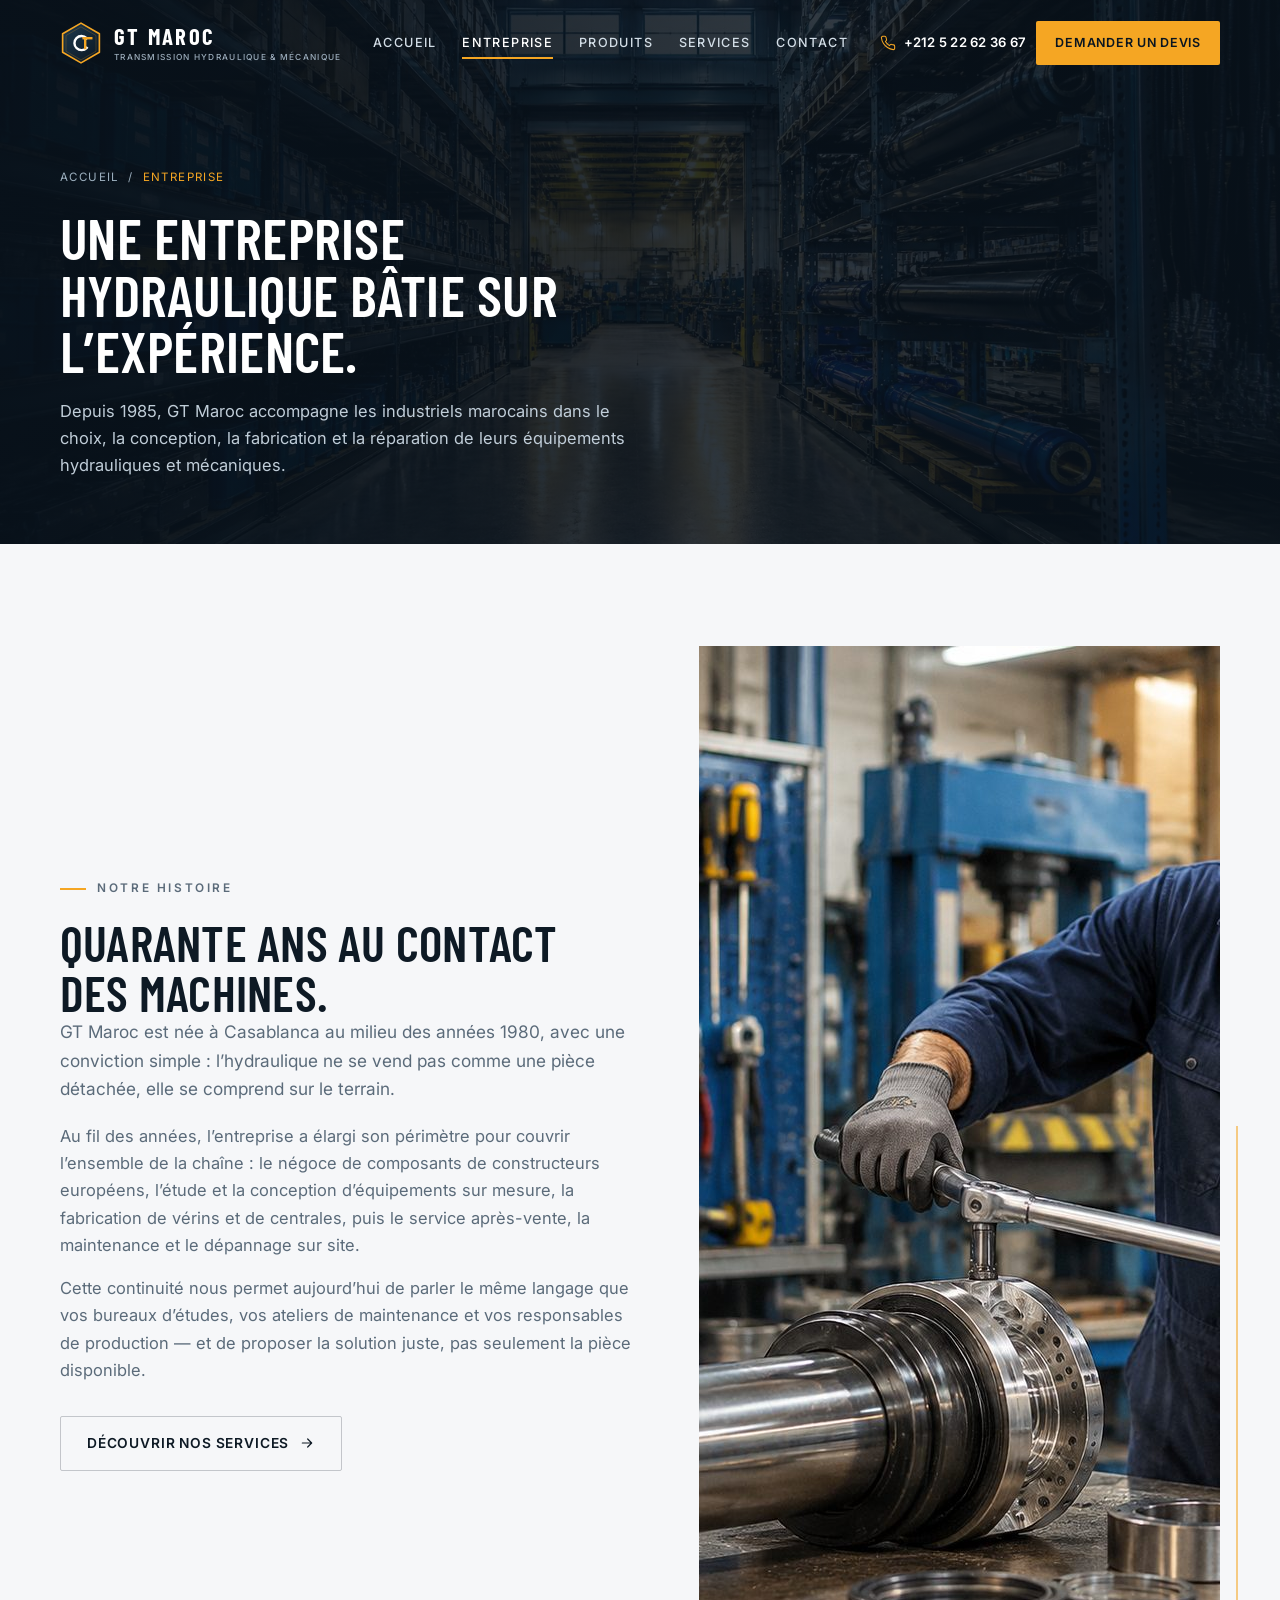
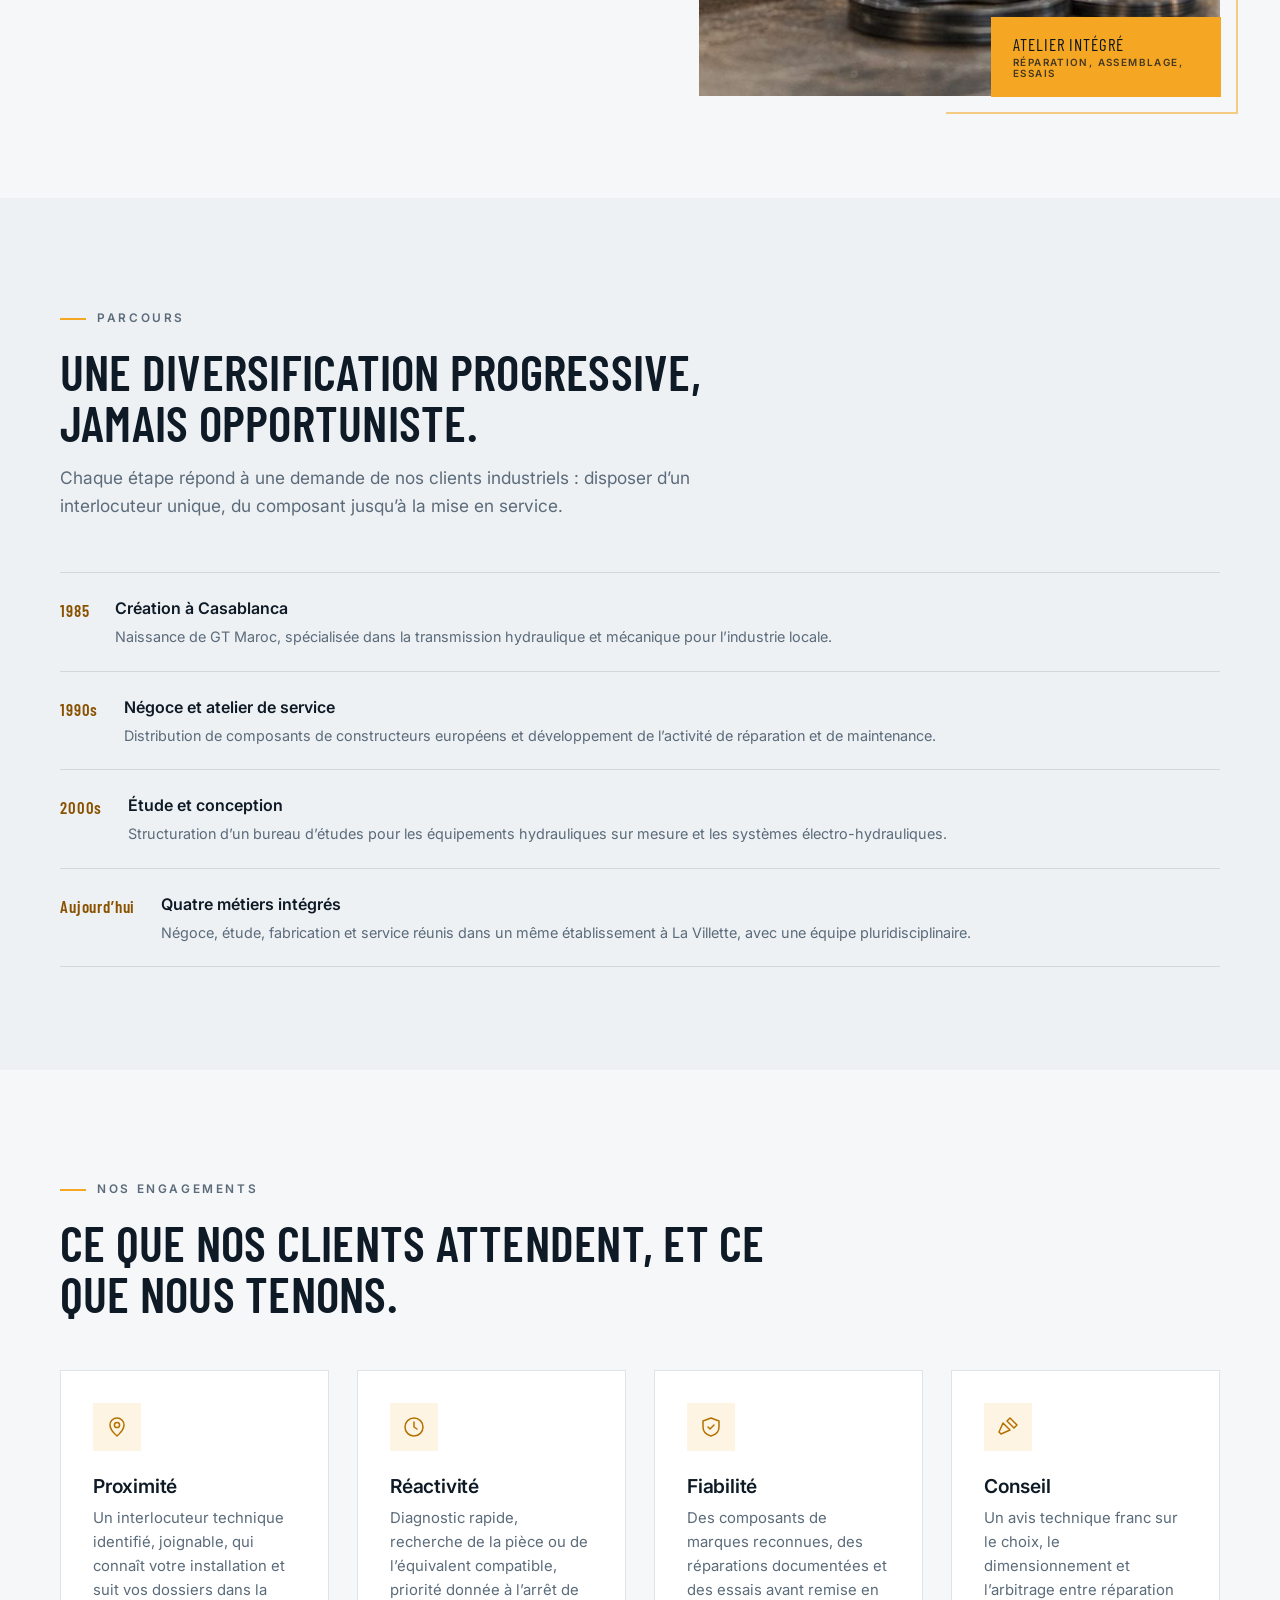
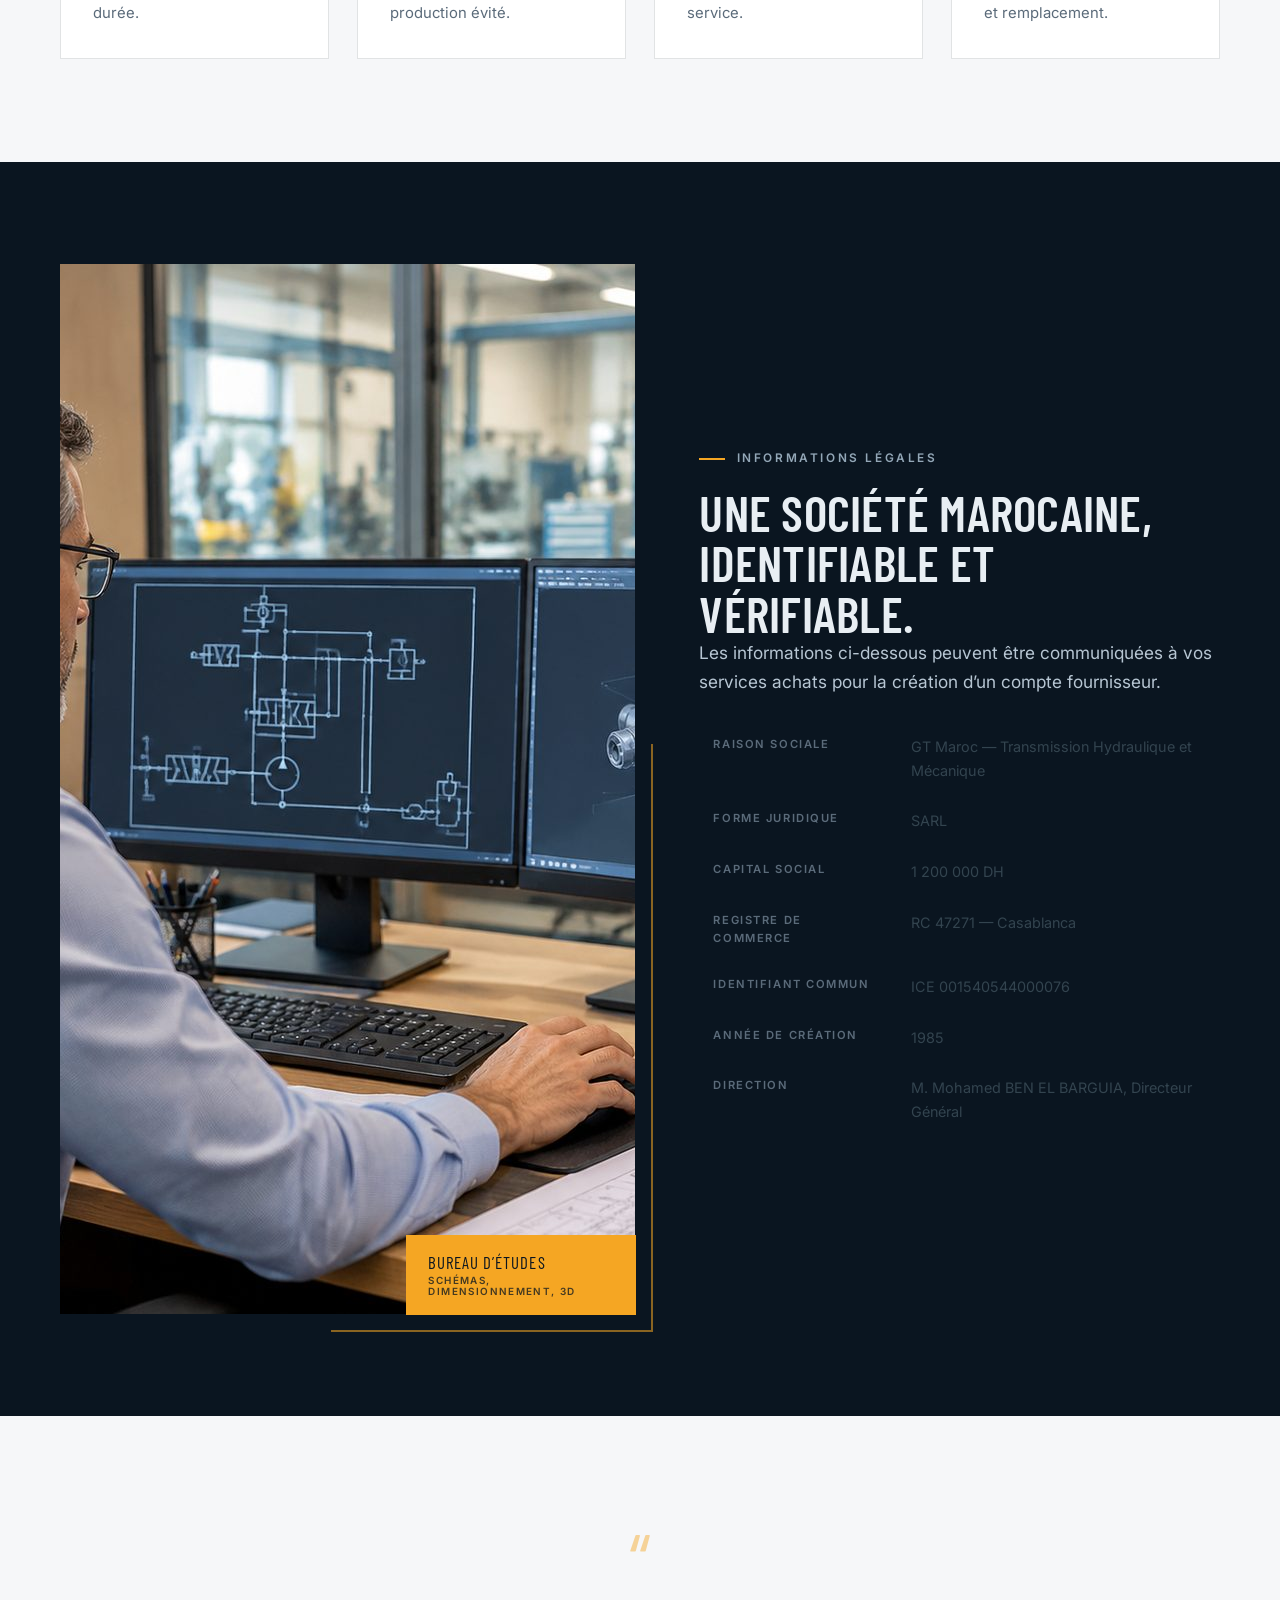
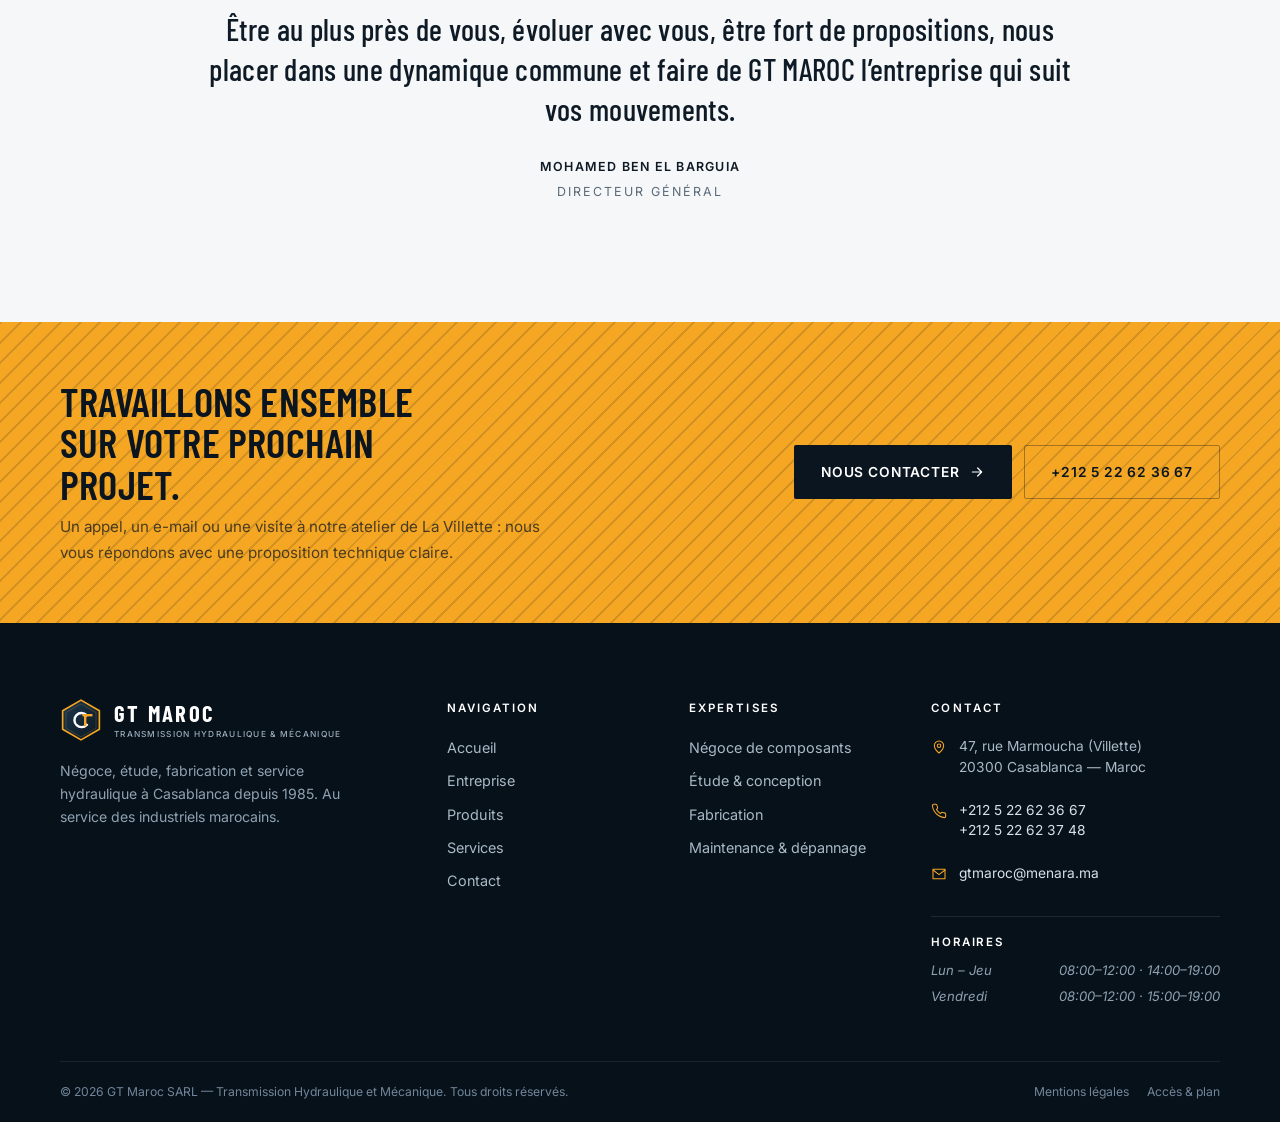
<file: entreprise.html>
<!DOCTYPE html>
<html lang="fr">
<head>
<meta charset="utf-8">
<meta name="viewport" content="width=device-width, initial-scale=1">
<title>L'entreprise — GT Maroc, hydraulique à Casablanca depuis 1985</title>
<meta name="description" content="GT Maroc SARL, créée en 1985 à Casablanca : négoce de composants hydrauliques et mécaniques, bureau d'études, atelier de fabrication et service de maintenance. Une équipe, quatre métiers.">
<meta name="theme-color" content="#0A1520">
<link rel="canonical" href="https://gtmaroc.ma/entreprise.html">
<meta property="og:type" content="website">
<meta property="og:locale" content="fr_MA">
<meta property="og:site_name" content="GT Maroc">
<meta property="og:title" content="L'entreprise — GT Maroc, hydraulique à Casablanca depuis 1985">
<meta property="og:description" content="Quatre métiers intégrés au service de l'industrie marocaine : négoce, étude, fabrication et maintenance hydraulique.">
<meta property="og:image" content="https://gtmaroc.ma/assets/img/atelier-stock.jpg">
<link rel="icon" type="image/svg+xml" href="assets/img/logo-mark.svg">
<link rel="preconnect" href="https://fonts.googleapis.com">
<link rel="preconnect" href="https://fonts.gstatic.com" crossorigin>
<link href="https://fonts.googleapis.com/css2?family=Barlow+Condensed:wght@500;600;700&family=Inter:wght@400;500;600&display=swap" rel="stylesheet">
<link rel="stylesheet" href="assets/css/style.css">
</head>
<body>
<a class="skip" href="#contenu">Aller au contenu</a>

<header class="site-header">
  <div class="container header-inner">
    <a class="brand" href="index.html" aria-label="GT Maroc — accueil">
      <img class="brand-mark" src="assets/img/logo-mark.svg" alt="" width="42" height="42">
      <span class="brand-text">
        <span class="brand-name">GT Maroc</span>
        <span class="brand-sub">Transmission hydraulique &amp; mécanique</span>
      </span>
    </a>
    <nav class="nav" aria-label="Navigation principale">
      <a href="index.html">Accueil</a>
      <a href="entreprise.html" aria-current="page">Entreprise</a>
      <a href="produits.html">Produits</a>
      <a href="services.html">Services</a>
      <a href="contact.html">Contact</a>
    </nav>
    <div class="header-cta">
      <a class="header-phone" href="tel:+212522623667">
        <svg viewBox="0 0 24 24" fill="none" stroke="currentColor" stroke-width="1.6" stroke-linecap="round" stroke-linejoin="round"><path d="M22 16.9v3a2 2 0 0 1-2.2 2 19.8 19.8 0 0 1-8.6-3.1 19.5 19.5 0 0 1-6-6A19.8 19.8 0 0 1 2.1 4.2 2 2 0 0 1 4.1 2h3a2 2 0 0 1 2 1.7c.1 1 .4 1.9.7 2.8a2 2 0 0 1-.5 2.1L8.1 9.9a16 16 0 0 0 6 6l1.3-1.3a2 2 0 0 1 2.1-.5c.9.3 1.8.6 2.8.7a2 2 0 0 1 1.7 2z"/></svg>
        +212 5 22 62 36 67
      </a>
      <a class="btn btn--sm" href="contact.html#devis">Demander un devis</a>
      <button class="burger" aria-label="Ouvrir le menu" aria-expanded="false" aria-controls="menu-mobile">
        <span></span><span></span><span></span>
      </button>
    </div>
  </div>
</header>

<div class="mobile-nav" id="menu-mobile">
  <nav aria-label="Navigation mobile">
    <a href="index.html">Accueil</a>
    <a href="entreprise.html">Entreprise</a>
    <a href="produits.html">Produits</a>
    <a href="services.html">Services</a>
    <a href="contact.html">Contact</a>
  </nav>
  <div class="m-contact">
    <a href="tel:+212522623667">+212 5 22 62 36 67</a>
    <a href="tel:+212522623748">+212 5 22 62 37 48</a>
    <a href="mailto:gtmaroc@menara.ma">gtmaroc@menara.ma</a>
    <span>47, rue Marmoucha — La Villette, Casablanca</span>
  </div>
</div>

<main id="contenu">

  <section class="page-hero">
    <div class="page-hero-media"><img src="assets/img/atelier-stock.jpg" alt="" width="1600" height="900"></div>
    <div class="container">
      <nav class="breadcrumb" aria-label="Fil d'Ariane"><a href="index.html">Accueil</a> / <span>Entreprise</span></nav>
      <h1 class="display">Une entreprise hydraulique bâtie sur l’expérience.</h1>
      <p>Depuis 1985, GT Maroc accompagne les industriels marocains dans le choix, la conception, la fabrication et la réparation de leurs équipements hydrauliques et mécaniques.</p>
    </div>
  </section>

  <section class="section">
    <div class="container split">
      <div class="reveal">
        <span class="eyebrow">Notre histoire</span>
        <h2 class="display">Quarante ans au contact des machines.</h2>
        <p class="lead">GT Maroc est née à Casablanca au milieu des années 1980, avec une conviction simple : l’hydraulique ne se vend pas comme une pièce détachée, elle se comprend sur le terrain.</p>
        <p style="margin-top:1.2rem;color:var(--muted)">Au fil des années, l’entreprise a élargi son périmètre pour couvrir l’ensemble de la chaîne : le négoce de composants de constructeurs européens, l’étude et la conception d’équipements sur mesure, la fabrication de vérins et de centrales, puis le service après-vente, la maintenance et le dépannage sur site.</p>
        <p style="margin-top:1rem;color:var(--muted)">Cette continuité nous permet aujourd’hui de parler le même langage que vos bureaux d’études, vos ateliers de maintenance et vos responsables de production — et de proposer la solution juste, pas seulement la pièce disponible.</p>
        <div class="btn-row">
          <a class="btn btn--outline" href="services.html">Découvrir nos services
            <svg viewBox="0 0 24 24" fill="none" stroke="currentColor" stroke-width="1.8" stroke-linecap="round" stroke-linejoin="round"><path d="M5 12h14M13 6l6 6-6 6"/></svg>
          </a>
        </div>
      </div>
      <div class="split-media reveal" data-delay="1">
        <img src="assets/img/service-reparation.jpg" alt="Technicien GT Maroc remontant un vérin hydraulique en atelier" width="1400" height="1050" loading="lazy">
        <div class="badge">Atelier intégré<small>Réparation, assemblage, essais</small></div>
      </div>
    </div>
  </section>

  <section class="section section--alt">
    <div class="container">
      <div class="section-head reveal">
        <span class="eyebrow">Parcours</span>
        <h2 class="display">Une diversification progressive, jamais opportuniste.</h2>
        <p class="lead">Chaque étape répond à une demande de nos clients industriels : disposer d’un interlocuteur unique, du composant jusqu’à la mise en service.</p>
      </div>
      <div class="feature-list reveal">
        <div class="feature">
          <span class="n">1985</span>
          <div><h4>Création à Casablanca</h4><p>Naissance de GT Maroc, spécialisée dans la transmission hydraulique et mécanique pour l’industrie locale.</p></div>
        </div>
        <div class="feature">
          <span class="n">1990s</span>
          <div><h4>Négoce et atelier de service</h4><p>Distribution de composants de constructeurs européens et développement de l’activité de réparation et de maintenance.</p></div>
        </div>
        <div class="feature">
          <span class="n">2000s</span>
          <div><h4>Étude et conception</h4><p>Structuration d’un bureau d’études pour les équipements hydrauliques sur mesure et les systèmes électro-hydrauliques.</p></div>
        </div>
        <div class="feature">
          <span class="n">Aujourd’hui</span>
          <div><h4>Quatre métiers intégrés</h4><p>Négoce, étude, fabrication et service réunis dans un même établissement à La Villette, avec une équipe pluridisciplinaire.</p></div>
        </div>
      </div>
    </div>
  </section>

  <section class="section">
    <div class="container">
      <div class="section-head reveal">
        <span class="eyebrow">Nos engagements</span>
        <h2 class="display">Ce que nos clients attendent, et ce que nous tenons.</h2>
      </div>
      <div class="grid pillars">
        <article class="pillar reveal">
          <div class="pillar-icon">
            <svg viewBox="0 0 24 24" fill="none" stroke="currentColor" stroke-width="1.5" stroke-linecap="round" stroke-linejoin="round"><path d="M12 21s7-6.1 7-11a7 7 0 1 0-14 0c0 4.9 7 11 7 11z"/><circle cx="12" cy="10" r="2.6"/></svg>
          </div>
          <h3>Proximité</h3>
          <p>Un interlocuteur technique identifié, joignable, qui connaît votre installation et suit vos dossiers dans la durée.</p>
        </article>
        <article class="pillar reveal" data-delay="1">
          <div class="pillar-icon">
            <svg viewBox="0 0 24 24" fill="none" stroke="currentColor" stroke-width="1.5" stroke-linecap="round" stroke-linejoin="round"><circle cx="12" cy="12" r="9"/><path d="M12 7v5l3 2"/></svg>
          </div>
          <h3>Réactivité</h3>
          <p>Diagnostic rapide, recherche de la pièce ou de l’équivalent compatible, priorité donnée à l’arrêt de production évité.</p>
        </article>
        <article class="pillar reveal" data-delay="2">
          <div class="pillar-icon">
            <svg viewBox="0 0 24 24" fill="none" stroke="currentColor" stroke-width="1.5" stroke-linecap="round" stroke-linejoin="round"><path d="M12 3l8 3v6c0 5-4 8-8 9-4-1-8-4-8-9V6z"/><path d="M9 12l2 2 4-4"/></svg>
          </div>
          <h3>Fiabilité</h3>
          <p>Des composants de marques reconnues, des réparations documentées et des essais avant remise en service.</p>
        </article>
        <article class="pillar reveal" data-delay="3">
          <div class="pillar-icon">
            <svg viewBox="0 0 24 24" fill="none" stroke="currentColor" stroke-width="1.5" stroke-linecap="round" stroke-linejoin="round"><path d="M3 17l4-9 7 7-9 4z"/><path d="M14 3l7 7-3 3-7-7z"/></svg>
          </div>
          <h3>Conseil</h3>
          <p>Un avis technique franc sur le choix, le dimensionnement et l’arbitrage entre réparation et remplacement.</p>
        </article>
      </div>
    </div>
  </section>

  <section class="section section--dark">
    <div class="container split">
      <div class="split-media reveal">
        <img src="assets/img/service-etude.jpg" alt="Ingénieur GT Maroc travaillant sur un schéma hydraulique et un modèle 3D" width="1400" height="1050" loading="lazy">
        <div class="badge">Bureau d’études<small>Schémas, dimensionnement, 3D</small></div>
      </div>
      <div class="reveal" data-delay="1">
        <span class="eyebrow">Informations légales</span>
        <h2 class="display">Une société marocaine, identifiable et vérifiable.</h2>
        <p class="lead">Les informations ci-dessous peuvent être communiquées à vos services achats pour la création d’un compte fournisseur.</p>
        <table class="spec-table" style="margin-top:1.6rem">
          <tr><th>Raison sociale</th><td>GT Maroc — Transmission Hydraulique et Mécanique</td></tr>
          <tr><th>Forme juridique</th><td>SARL</td></tr>
          <tr><th>Capital social</th><td>1 200 000 DH</td></tr>
          <tr><th>Registre de commerce</th><td>RC 47271 — Casablanca</td></tr>
          <tr><th>Identifiant commun</th><td>ICE 001540544000076</td></tr>
          <tr><th>Année de création</th><td>1985</td></tr>
          <tr><th>Direction</th><td>M. Mohamed BEN EL BARGUIA, Directeur Général</td></tr>
        </table>
      </div>
    </div>
  </section>

  <section class="section">
    <div class="container">
      <figure class="quote reveal" style="color:var(--ink)">
        <div class="quote-mark" aria-hidden="true">“</div>
        <blockquote style="color:var(--ink)">Être au plus près de vous, évoluer avec vous, être fort de propositions, nous placer dans une dynamique commune et faire de GT MAROC l’entreprise qui suit vos mouvements.</blockquote>
        <figcaption style="color:var(--muted)"><b style="color:var(--ink)">Mohamed BEN EL BARGUIA</b>Directeur Général</figcaption>
      </figure>
    </div>
  </section>

  <section class="cta-band">
    <div class="container cta-inner">
      <div>
        <h2 class="display">Travaillons ensemble sur votre prochain projet.</h2>
        <p>Un appel, un e-mail ou une visite à notre atelier de La Villette : nous vous répondons avec une proposition technique claire.</p>
      </div>
      <div class="cta-actions">
        <a class="btn" href="contact.html#devis">Nous contacter
          <svg viewBox="0 0 24 24" fill="none" stroke="currentColor" stroke-width="1.8" stroke-linecap="round" stroke-linejoin="round"><path d="M5 12h14M13 6l6 6-6 6"/></svg>
        </a>
        <a class="btn btn--outline" href="tel:+212522623667">+212 5 22 62 36 67</a>
      </div>
    </div>
  </section>
</main>

<footer class="site-footer">
  <div class="container">
    <div class="footer-grid">
      <div class="footer-brand">
        <a class="brand" href="index.html" aria-label="GT Maroc — accueil">
          <img class="brand-mark" src="assets/img/logo-mark.svg" alt="" width="42" height="42">
          <span class="brand-text">
            <span class="brand-name">GT Maroc</span>
            <span class="brand-sub">Transmission hydraulique &amp; mécanique</span>
          </span>
        </a>
        <p>Négoce, étude, fabrication et service hydraulique à Casablanca depuis 1985. Au service des industriels marocains.</p>
      </div>
      <div class="footer-col">
        <h4>Navigation</h4>
        <ul>
          <li><a href="index.html">Accueil</a></li>
          <li><a href="entreprise.html">Entreprise</a></li>
          <li><a href="produits.html">Produits</a></li>
          <li><a href="services.html">Services</a></li>
          <li><a href="contact.html">Contact</a></li>
        </ul>
      </div>
      <div class="footer-col">
        <h4>Expertises</h4>
        <ul>
          <li><a href="services.html#negoce">Négoce de composants</a></li>
          <li><a href="services.html#etude">Étude &amp; conception</a></li>
          <li><a href="services.html#fabrication">Fabrication</a></li>
          <li><a href="services.html#maintenance">Maintenance &amp; dépannage</a></li>
        </ul>
      </div>
      <div class="footer-col">
        <h4>Contact</h4>
        <ul class="footer-contact">
          <li><svg viewBox="0 0 24 24" fill="none" stroke="currentColor" stroke-width="1.6" stroke-linecap="round" stroke-linejoin="round"><path d="M12 21s7-6.1 7-11a7 7 0 1 0-14 0c0 4.9 7 11 7 11z"/><circle cx="12" cy="10" r="2.6"/></svg><span>47, rue Marmoucha (Villette)<br>20300 Casablanca — Maroc</span></li>
          <li><svg viewBox="0 0 24 24" fill="none" stroke="currentColor" stroke-width="1.6" stroke-linecap="round" stroke-linejoin="round"><path d="M22 16.9v3a2 2 0 0 1-2.2 2 19.8 19.8 0 0 1-8.6-3.1 19.5 19.5 0 0 1-6-6A19.8 19.8 0 0 1 2.1 4.2 2 2 0 0 1 4.1 2h3a2 2 0 0 1 2 1.7c.1 1 .4 1.9.7 2.8a2 2 0 0 1-.5 2.1L8.1 9.9a16 16 0 0 0 6 6l1.3-1.3a2 2 0 0 1 2.1-.5c.9.3 1.8.6 2.8.7a2 2 0 0 1 1.7 2z"/></svg><span><a href="tel:+212522623667">+212 5 22 62 36 67</a><br><a href="tel:+212522623748">+212 5 22 62 37 48</a></span></li>
          <li><svg viewBox="0 0 24 24" fill="none" stroke="currentColor" stroke-width="1.6" stroke-linecap="round" stroke-linejoin="round"><path d="M3 5h18v14H3z"/><path d="M3 6l9 7 9-7"/></svg><span><a href="mailto:gtmaroc@menara.ma">gtmaroc@menara.ma</a></span></li>
        </ul>
        <div class="hours">
          <b>Horaires</b>
          <span><i>Lun – Jeu</i><i>08:00–12:00 · 14:00–19:00</i></span>
          <span><i>Vendredi</i><i>08:00–12:00 · 15:00–19:00</i></span>
        </div>
      </div>
    </div>
    <div class="footer-bottom">
      <span>© <span data-year>2026</span> GT Maroc SARL — Transmission Hydraulique et Mécanique. Tous droits réservés.</span>
      <div class="footer-legal">
        <a href="mentions-legales.html">Mentions légales</a>
        <a href="contact.html#acces">Accès &amp; plan</a>
      </div>
    </div>
  </div>
</footer>

<script src="assets/js/main.js" defer></script>
</body>
</html>
</file>
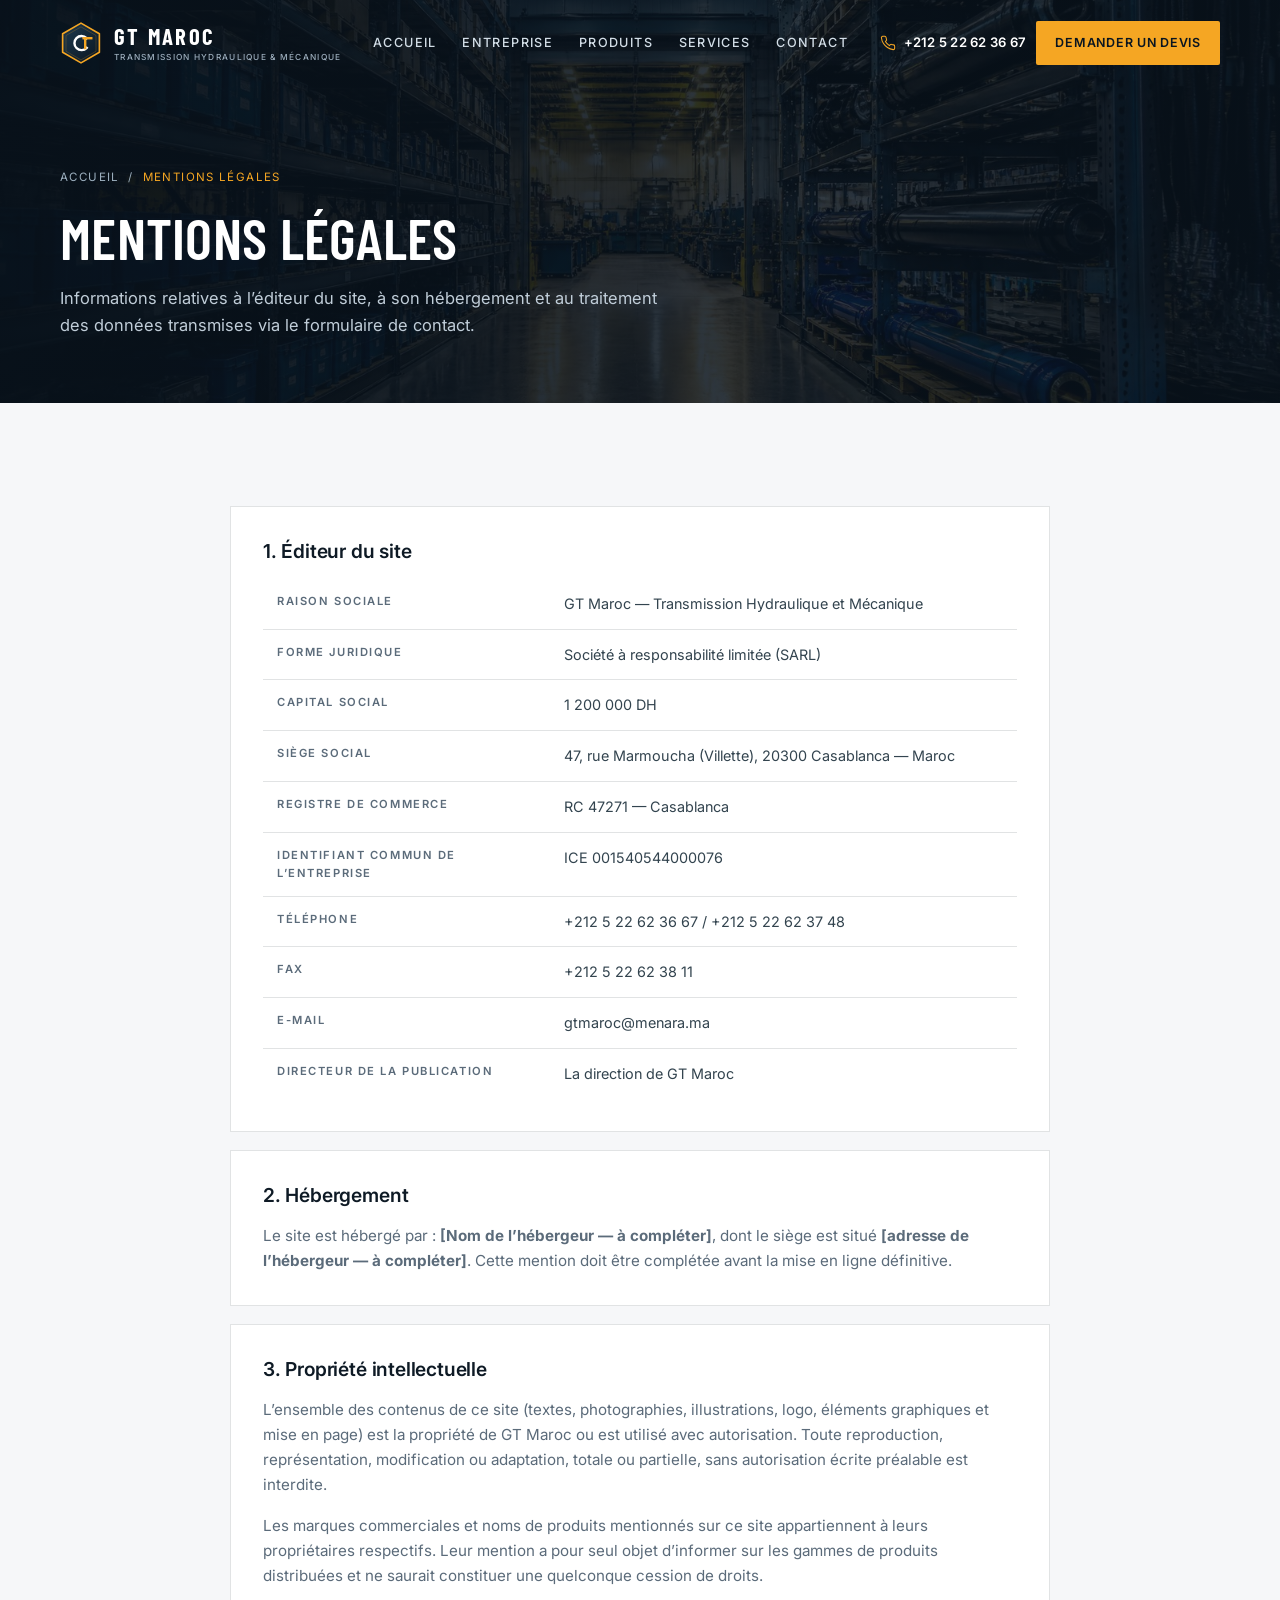
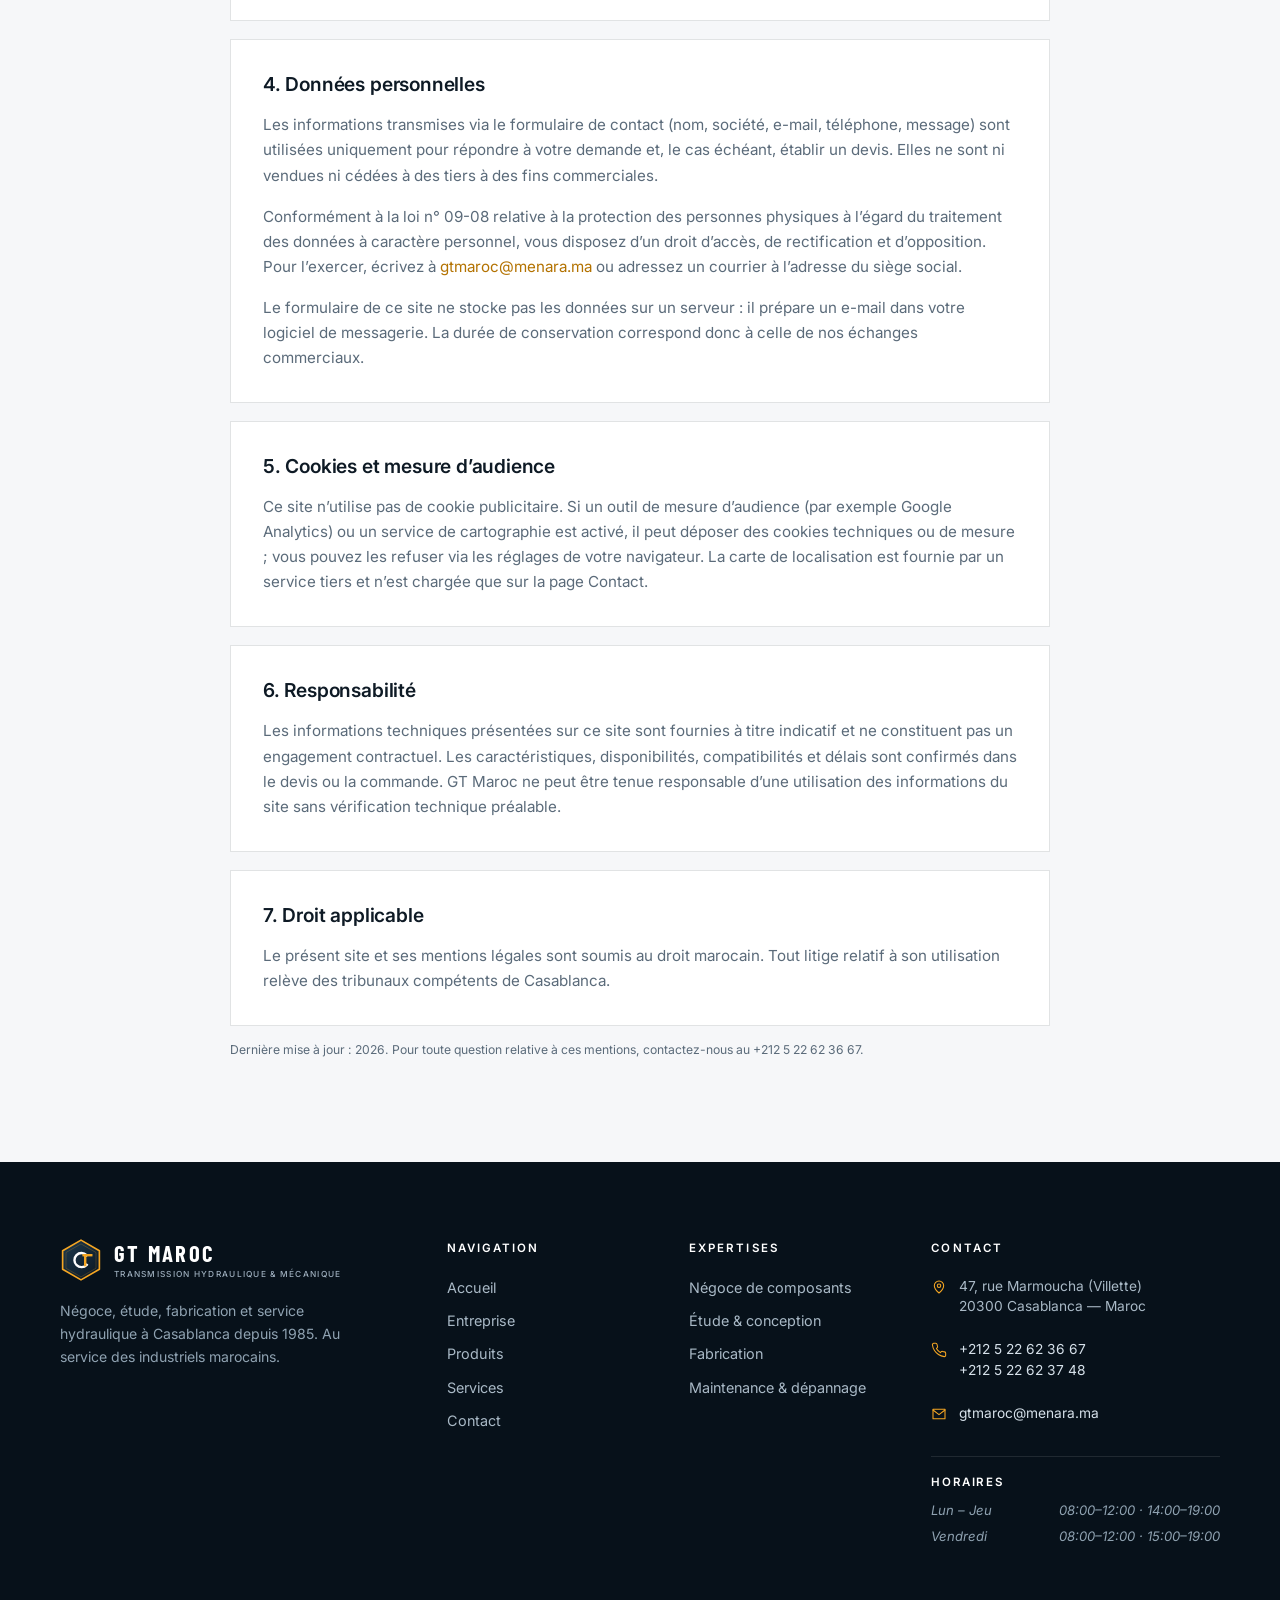
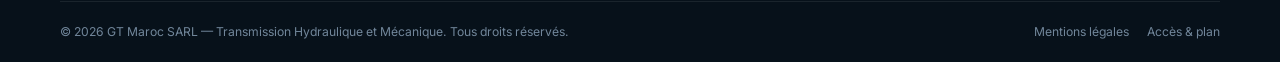
<file: mentions-legales.html>
<!DOCTYPE html>
<html lang="fr">
<head>
<meta charset="utf-8">
<meta name="viewport" content="width=device-width, initial-scale=1">
<title>Mentions légales — GT Maroc</title>
<meta name="description" content="Mentions légales du site GT Maroc : éditeur, informations légales de la société, hébergement, propriété intellectuelle et traitement des données.">
<meta name="robots" content="index,follow">
<link rel="canonical" href="https://gtmaroc.ma/mentions-legales.html">
<meta name="theme-color" content="#0A1520">
<link rel="icon" type="image/svg+xml" href="assets/img/logo-mark.svg">
<link rel="preconnect" href="https://fonts.googleapis.com">
<link rel="preconnect" href="https://fonts.gstatic.com" crossorigin>
<link href="https://fonts.googleapis.com/css2?family=Barlow+Condensed:wght@500;600;700&family=Inter:wght@400;500;600&display=swap" rel="stylesheet">
<link rel="stylesheet" href="assets/css/style.css">
</head>
<body>
<a class="skip" href="#contenu">Aller au contenu</a>

<header class="site-header">
  <div class="container header-inner">
    <a class="brand" href="index.html" aria-label="GT Maroc — accueil">
      <img class="brand-mark" src="assets/img/logo-mark.svg" alt="" width="42" height="42">
      <span class="brand-text">
        <span class="brand-name">GT Maroc</span>
        <span class="brand-sub">Transmission hydraulique &amp; mécanique</span>
      </span>
    </a>
    <nav class="nav" aria-label="Navigation principale">
      <a href="index.html">Accueil</a>
      <a href="entreprise.html">Entreprise</a>
      <a href="produits.html">Produits</a>
      <a href="services.html">Services</a>
      <a href="contact.html">Contact</a>
    </nav>
    <div class="header-cta">
      <a class="header-phone" href="tel:+212522623667">
        <svg viewBox="0 0 24 24" fill="none" stroke="currentColor" stroke-width="1.6" stroke-linecap="round" stroke-linejoin="round"><path d="M22 16.9v3a2 2 0 0 1-2.2 2 19.8 19.8 0 0 1-8.6-3.1 19.5 19.5 0 0 1-6-6A19.8 19.8 0 0 1 2.1 4.2 2 2 0 0 1 4.1 2h3a2 2 0 0 1 2 1.7c.1 1 .4 1.9.7 2.8a2 2 0 0 1-.5 2.1L8.1 9.9a16 16 0 0 0 6 6l1.3-1.3a2 2 0 0 1 2.1-.5c.9.3 1.8.6 2.8.7a2 2 0 0 1 1.7 2z"/></svg>
        +212 5 22 62 36 67
      </a>
      <a class="btn btn--sm" href="contact.html#devis">Demander un devis</a>
      <button class="burger" aria-label="Ouvrir le menu" aria-expanded="false" aria-controls="menu-mobile">
        <span></span><span></span><span></span>
      </button>
    </div>
  </div>
</header>

<div class="mobile-nav" id="menu-mobile">
  <nav aria-label="Navigation mobile">
    <a href="index.html">Accueil</a>
    <a href="entreprise.html">Entreprise</a>
    <a href="produits.html">Produits</a>
    <a href="services.html">Services</a>
    <a href="contact.html">Contact</a>
  </nav>
  <div class="m-contact">
    <a href="tel:+212522623667">+212 5 22 62 36 67</a>
    <a href="tel:+212522623748">+212 5 22 62 37 48</a>
    <a href="mailto:gtmaroc@menara.ma">gtmaroc@menara.ma</a>
    <span>47, rue Marmoucha — La Villette, Casablanca</span>
  </div>
</div>

<main id="contenu">
  <section class="page-hero">
    <div class="page-hero-media"><img src="assets/img/atelier-stock.jpg" alt="" width="1600" height="900"></div>
    <div class="container">
      <nav class="breadcrumb" aria-label="Fil d'Ariane"><a href="index.html">Accueil</a> / <span>Mentions légales</span></nav>
      <h1 class="display">Mentions légales</h1>
      <p>Informations relatives à l’éditeur du site, à son hébergement et au traitement des données transmises via le formulaire de contact.</p>
    </div>
  </section>

  <section class="section">
    <div class="container" style="max-width:900px">
      <div class="info-card reveal">
        <h3>1. Éditeur du site</h3>
        <table class="spec-table">
          <tr><th>Raison sociale</th><td>GT Maroc — Transmission Hydraulique et Mécanique</td></tr>
          <tr><th>Forme juridique</th><td>Société à responsabilité limitée (SARL)</td></tr>
          <tr><th>Capital social</th><td>1 200 000 DH</td></tr>
          <tr><th>Siège social</th><td>47, rue Marmoucha (Villette), 20300 Casablanca — Maroc</td></tr>
          <tr><th>Registre de commerce</th><td>RC 47271 — Casablanca</td></tr>
          <tr><th>Identifiant commun de l’entreprise</th><td>ICE 001540544000076</td></tr>
          <tr><th>Téléphone</th><td>+212 5 22 62 36 67 / +212 5 22 62 37 48</td></tr>
          <tr><th>Fax</th><td>+212 5 22 62 38 11</td></tr>
          <tr><th>E-mail</th><td>gtmaroc@menara.ma</td></tr>
          <tr><th>Directeur de la publication</th><td>La direction de GT Maroc</td></tr>
        </table>
      </div>

      <div class="info-card reveal">
        <h3>2. Hébergement</h3>
        <p style="color:var(--muted);font-size:.95rem">Le site est hébergé par : <strong>[Nom de l’hébergeur — à compléter]</strong>, dont le siège est situé <strong>[adresse de l’hébergeur — à compléter]</strong>. Cette mention doit être complétée avant la mise en ligne définitive.</p>
      </div>

      <div class="info-card reveal">
        <h3>3. Propriété intellectuelle</h3>
        <p style="color:var(--muted);font-size:.95rem">L’ensemble des contenus de ce site (textes, photographies, illustrations, logo, éléments graphiques et mise en page) est la propriété de GT Maroc ou est utilisé avec autorisation. Toute reproduction, représentation, modification ou adaptation, totale ou partielle, sans autorisation écrite préalable est interdite.</p>
        <p style="color:var(--muted);font-size:.95rem;margin-top:1rem">Les marques commerciales et noms de produits mentionnés sur ce site appartiennent à leurs propriétaires respectifs. Leur mention a pour seul objet d’informer sur les gammes de produits distribuées et ne saurait constituer une quelconque cession de droits.</p>
      </div>

      <div class="info-card reveal">
        <h3>4. Données personnelles</h3>
        <p style="color:var(--muted);font-size:.95rem">Les informations transmises via le formulaire de contact (nom, société, e-mail, téléphone, message) sont utilisées uniquement pour répondre à votre demande et, le cas échéant, établir un devis. Elles ne sont ni vendues ni cédées à des tiers à des fins commerciales.</p>
        <p style="color:var(--muted);font-size:.95rem;margin-top:1rem">Conformément à la loi n° 09-08 relative à la protection des personnes physiques à l’égard du traitement des données à caractère personnel, vous disposez d’un droit d’accès, de rectification et d’opposition. Pour l’exercer, écrivez à <a href="mailto:gtmaroc@menara.ma" style="color:#B37200">gtmaroc@menara.ma</a> ou adressez un courrier à l’adresse du siège social.</p>
        <p style="color:var(--muted);font-size:.95rem;margin-top:1rem">Le formulaire de ce site ne stocke pas les données sur un serveur : il prépare un e-mail dans votre logiciel de messagerie. La durée de conservation correspond donc à celle de nos échanges commerciaux.</p>
      </div>

      <div class="info-card reveal">
        <h3>5. Cookies et mesure d’audience</h3>
        <p style="color:var(--muted);font-size:.95rem">Ce site n’utilise pas de cookie publicitaire. Si un outil de mesure d’audience (par exemple Google Analytics) ou un service de cartographie est activé, il peut déposer des cookies techniques ou de mesure ; vous pouvez les refuser via les réglages de votre navigateur. La carte de localisation est fournie par un service tiers et n’est chargée que sur la page Contact.</p>
      </div>

      <div class="info-card reveal">
        <h3>6. Responsabilité</h3>
        <p style="color:var(--muted);font-size:.95rem">Les informations techniques présentées sur ce site sont fournies à titre indicatif et ne constituent pas un engagement contractuel. Les caractéristiques, disponibilités, compatibilités et délais sont confirmés dans le devis ou la commande. GT Maroc ne peut être tenue responsable d’une utilisation des informations du site sans vérification technique préalable.</p>
      </div>

      <div class="info-card reveal">
        <h3>7. Droit applicable</h3>
        <p style="color:var(--muted);font-size:.95rem">Le présent site et ses mentions légales sont soumis au droit marocain. Tout litige relatif à son utilisation relève des tribunaux compétents de Casablanca.</p>
      </div>

      <p class="form-note">Dernière mise à jour : <span data-year>2026</span>. Pour toute question relative à ces mentions, contactez-nous au +212 5 22 62 36 67.</p>
    </div>
  </section>
</main>

<footer class="site-footer">
  <div class="container">
    <div class="footer-grid">
      <div class="footer-brand">
        <a class="brand" href="index.html" aria-label="GT Maroc — accueil">
          <img class="brand-mark" src="assets/img/logo-mark.svg" alt="" width="42" height="42">
          <span class="brand-text">
            <span class="brand-name">GT Maroc</span>
            <span class="brand-sub">Transmission hydraulique &amp; mécanique</span>
          </span>
        </a>
        <p>Négoce, étude, fabrication et service hydraulique à Casablanca depuis 1985. Au service des industriels marocains.</p>
      </div>
      <div class="footer-col">
        <h4>Navigation</h4>
        <ul>
          <li><a href="index.html">Accueil</a></li>
          <li><a href="entreprise.html">Entreprise</a></li>
          <li><a href="produits.html">Produits</a></li>
          <li><a href="services.html">Services</a></li>
          <li><a href="contact.html">Contact</a></li>
        </ul>
      </div>
      <div class="footer-col">
        <h4>Expertises</h4>
        <ul>
          <li><a href="services.html#negoce">Négoce de composants</a></li>
          <li><a href="services.html#etude">Étude &amp; conception</a></li>
          <li><a href="services.html#fabrication">Fabrication</a></li>
          <li><a href="services.html#maintenance">Maintenance &amp; dépannage</a></li>
        </ul>
      </div>
      <div class="footer-col">
        <h4>Contact</h4>
        <ul class="footer-contact">
          <li><svg viewBox="0 0 24 24" fill="none" stroke="currentColor" stroke-width="1.6" stroke-linecap="round" stroke-linejoin="round"><path d="M12 21s7-6.1 7-11a7 7 0 1 0-14 0c0 4.9 7 11 7 11z"/><circle cx="12" cy="10" r="2.6"/></svg><span>47, rue Marmoucha (Villette)<br>20300 Casablanca — Maroc</span></li>
          <li><svg viewBox="0 0 24 24" fill="none" stroke="currentColor" stroke-width="1.6" stroke-linecap="round" stroke-linejoin="round"><path d="M22 16.9v3a2 2 0 0 1-2.2 2 19.8 19.8 0 0 1-8.6-3.1 19.5 19.5 0 0 1-6-6A19.8 19.8 0 0 1 2.1 4.2 2 2 0 0 1 4.1 2h3a2 2 0 0 1 2 1.7c.1 1 .4 1.9.7 2.8a2 2 0 0 1-.5 2.1L8.1 9.9a16 16 0 0 0 6 6l1.3-1.3a2 2 0 0 1 2.1-.5c.9.3 1.8.6 2.8.7a2 2 0 0 1 1.7 2z"/></svg><span><a href="tel:+212522623667">+212 5 22 62 36 67</a><br><a href="tel:+212522623748">+212 5 22 62 37 48</a></span></li>
          <li><svg viewBox="0 0 24 24" fill="none" stroke="currentColor" stroke-width="1.6" stroke-linecap="round" stroke-linejoin="round"><path d="M3 5h18v14H3z"/><path d="M3 6l9 7 9-7"/></svg><span><a href="mailto:gtmaroc@menara.ma">gtmaroc@menara.ma</a></span></li>
        </ul>
        <div class="hours">
          <b>Horaires</b>
          <span><i>Lun – Jeu</i><i>08:00–12:00 · 14:00–19:00</i></span>
          <span><i>Vendredi</i><i>08:00–12:00 · 15:00–19:00</i></span>
        </div>
      </div>
    </div>
    <div class="footer-bottom">
      <span>© <span data-year>2026</span> GT Maroc SARL — Transmission Hydraulique et Mécanique. Tous droits réservés.</span>
      <div class="footer-legal">
        <a href="mentions-legales.html">Mentions légales</a>
        <a href="contact.html#acces">Accès &amp; plan</a>
      </div>
    </div>
  </div>
</footer>

<script src="assets/js/main.js" defer></script>
</body>
</html>
</file>
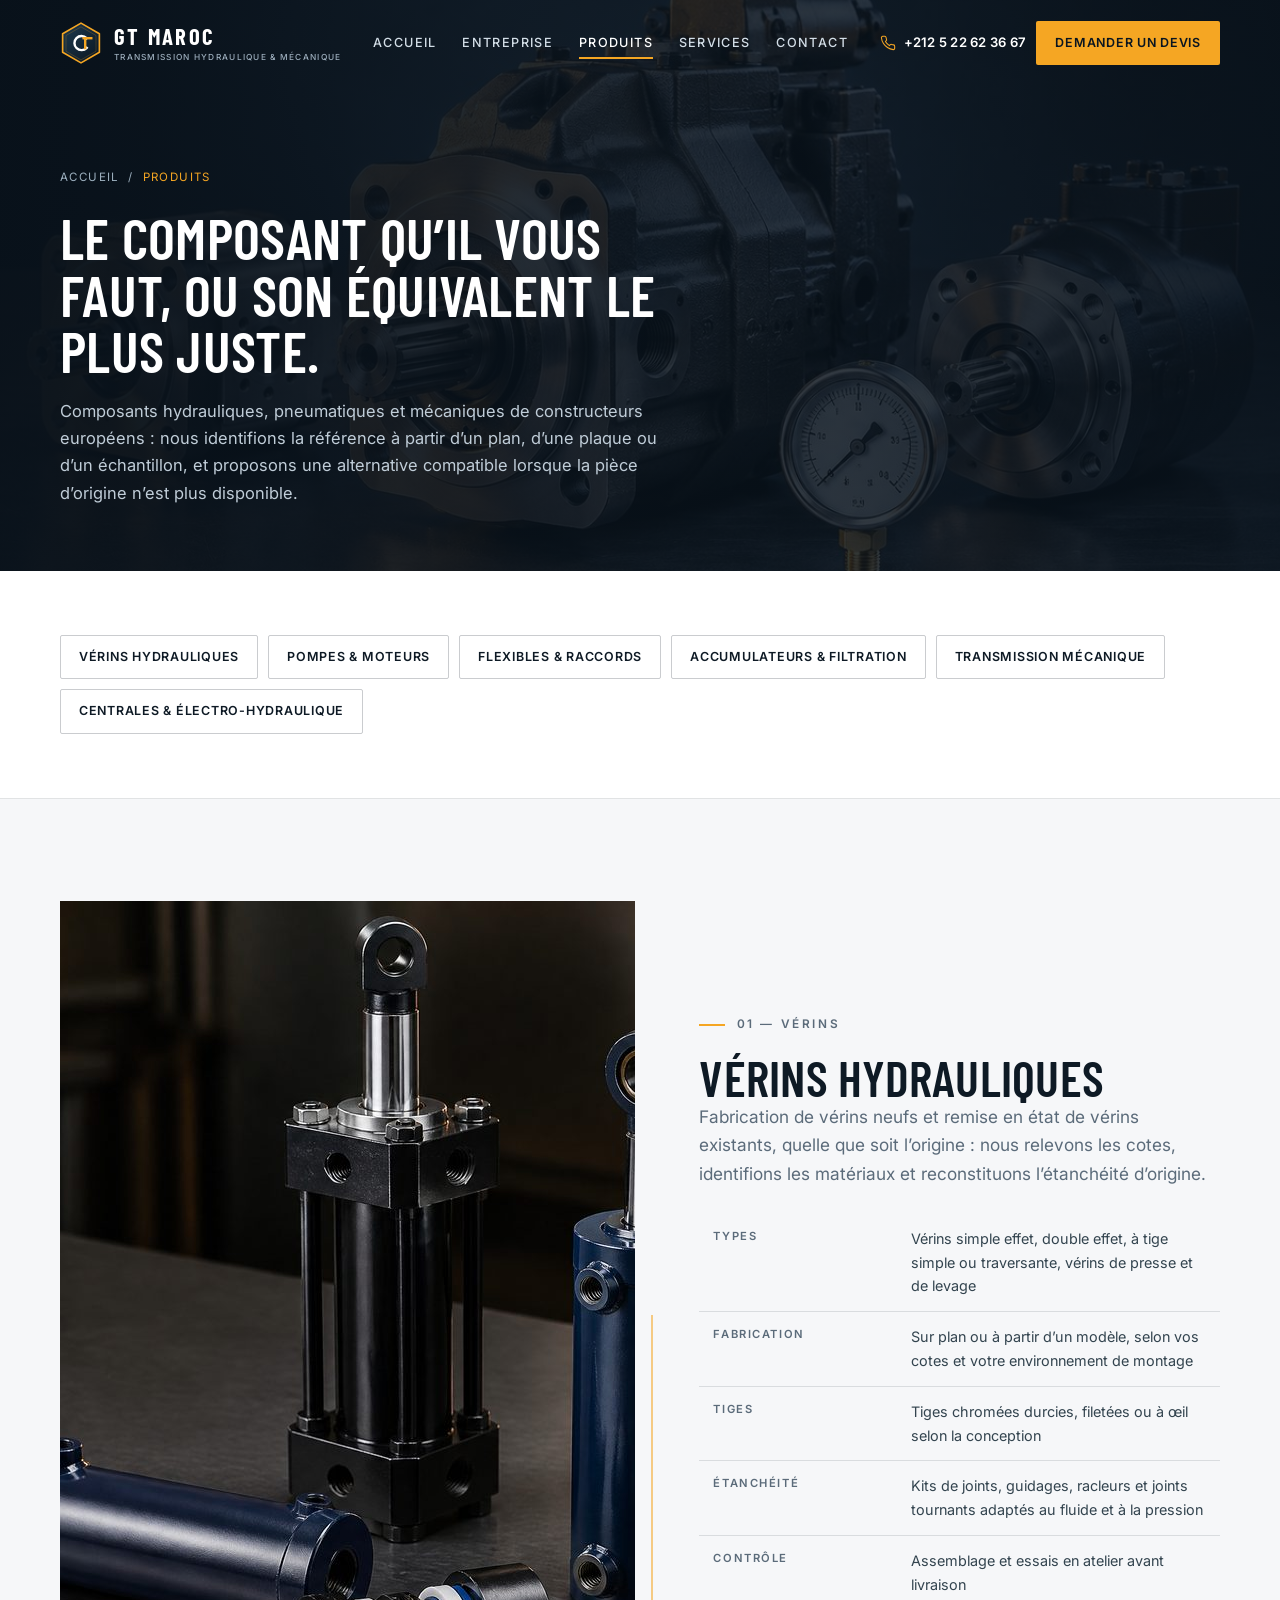
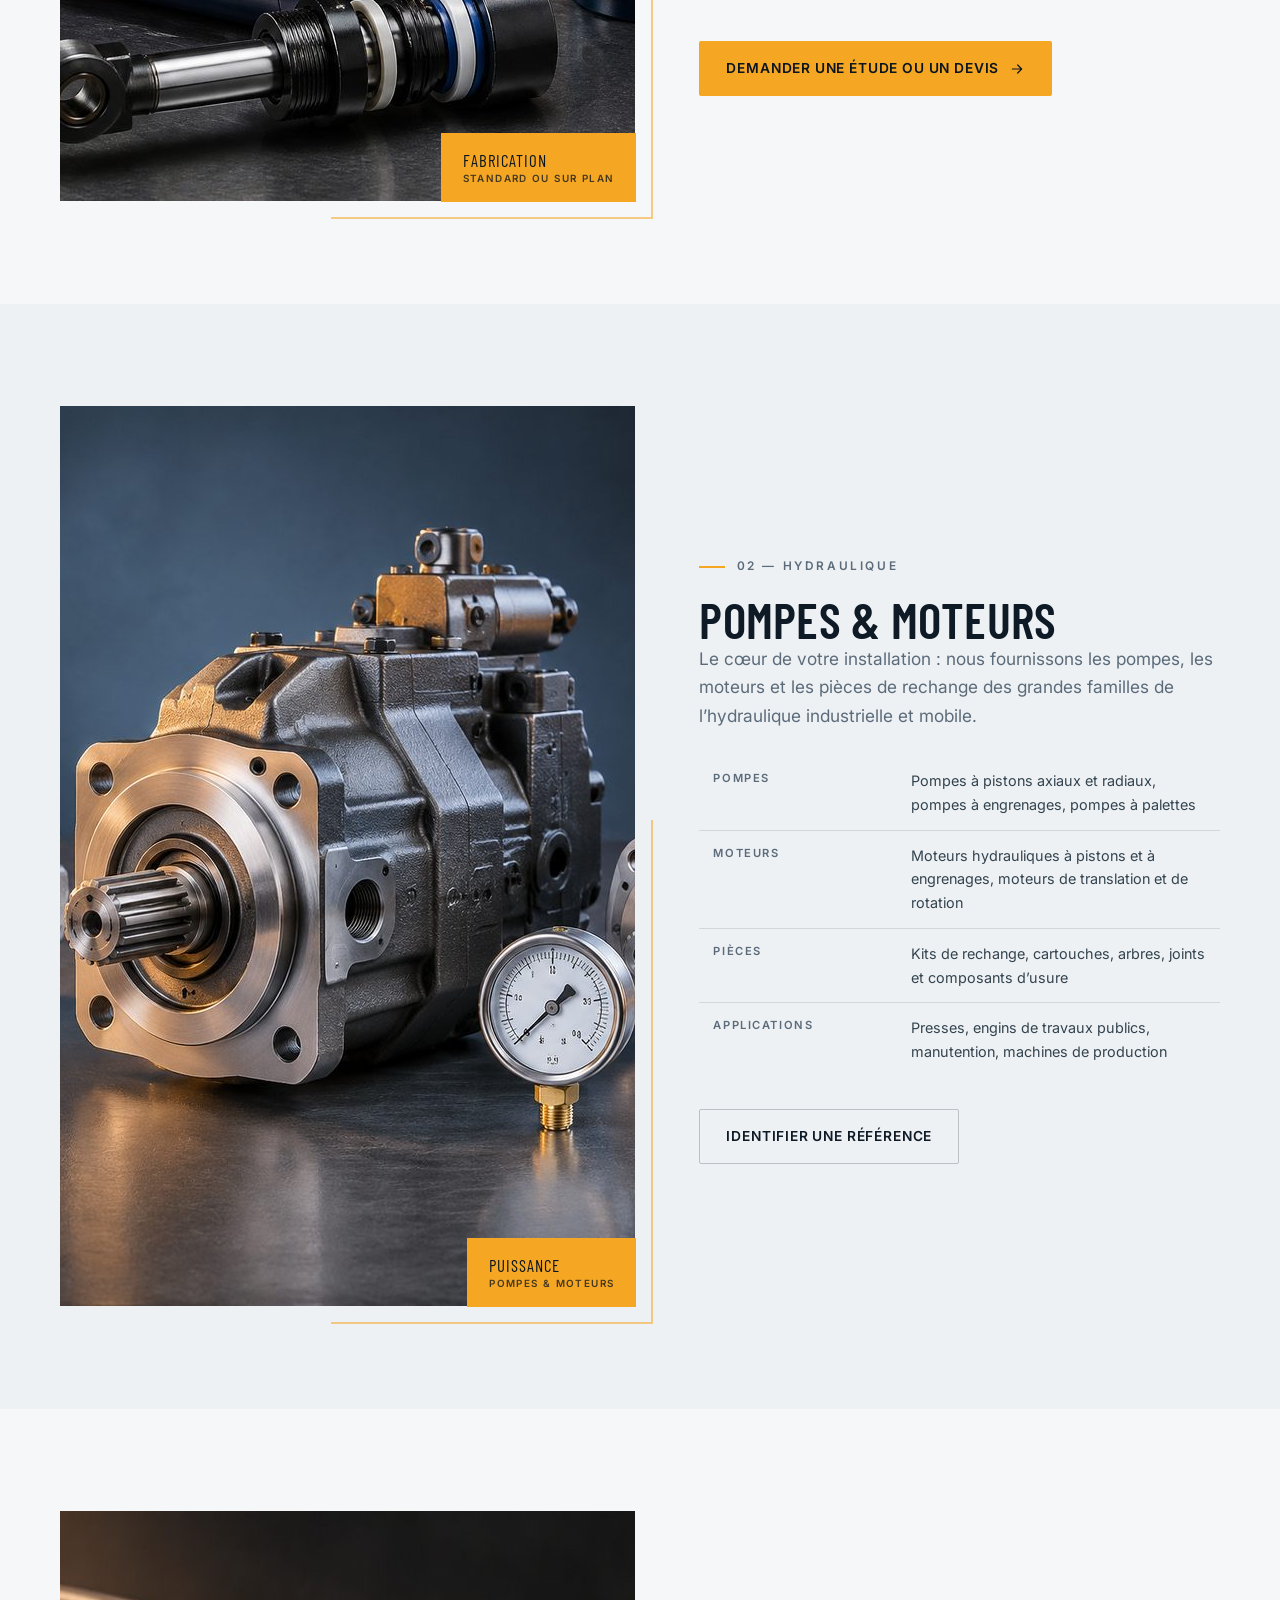
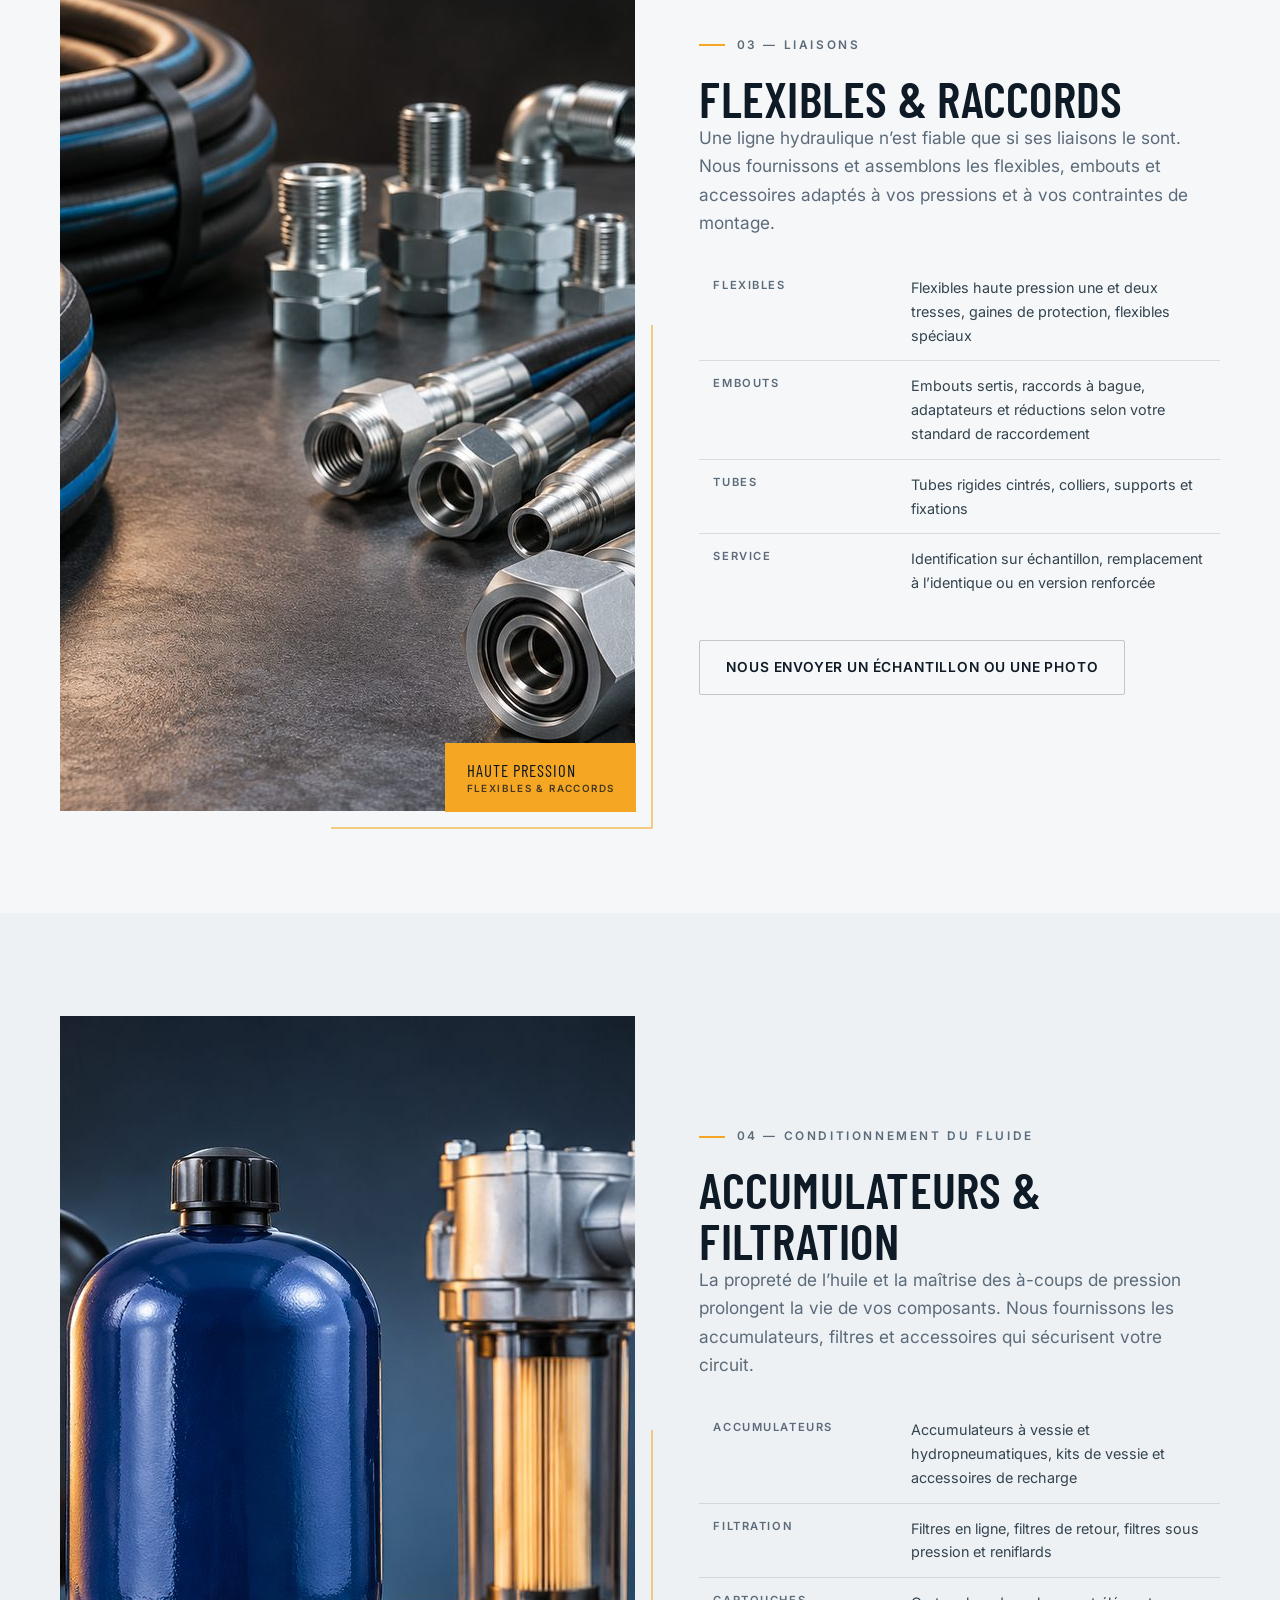
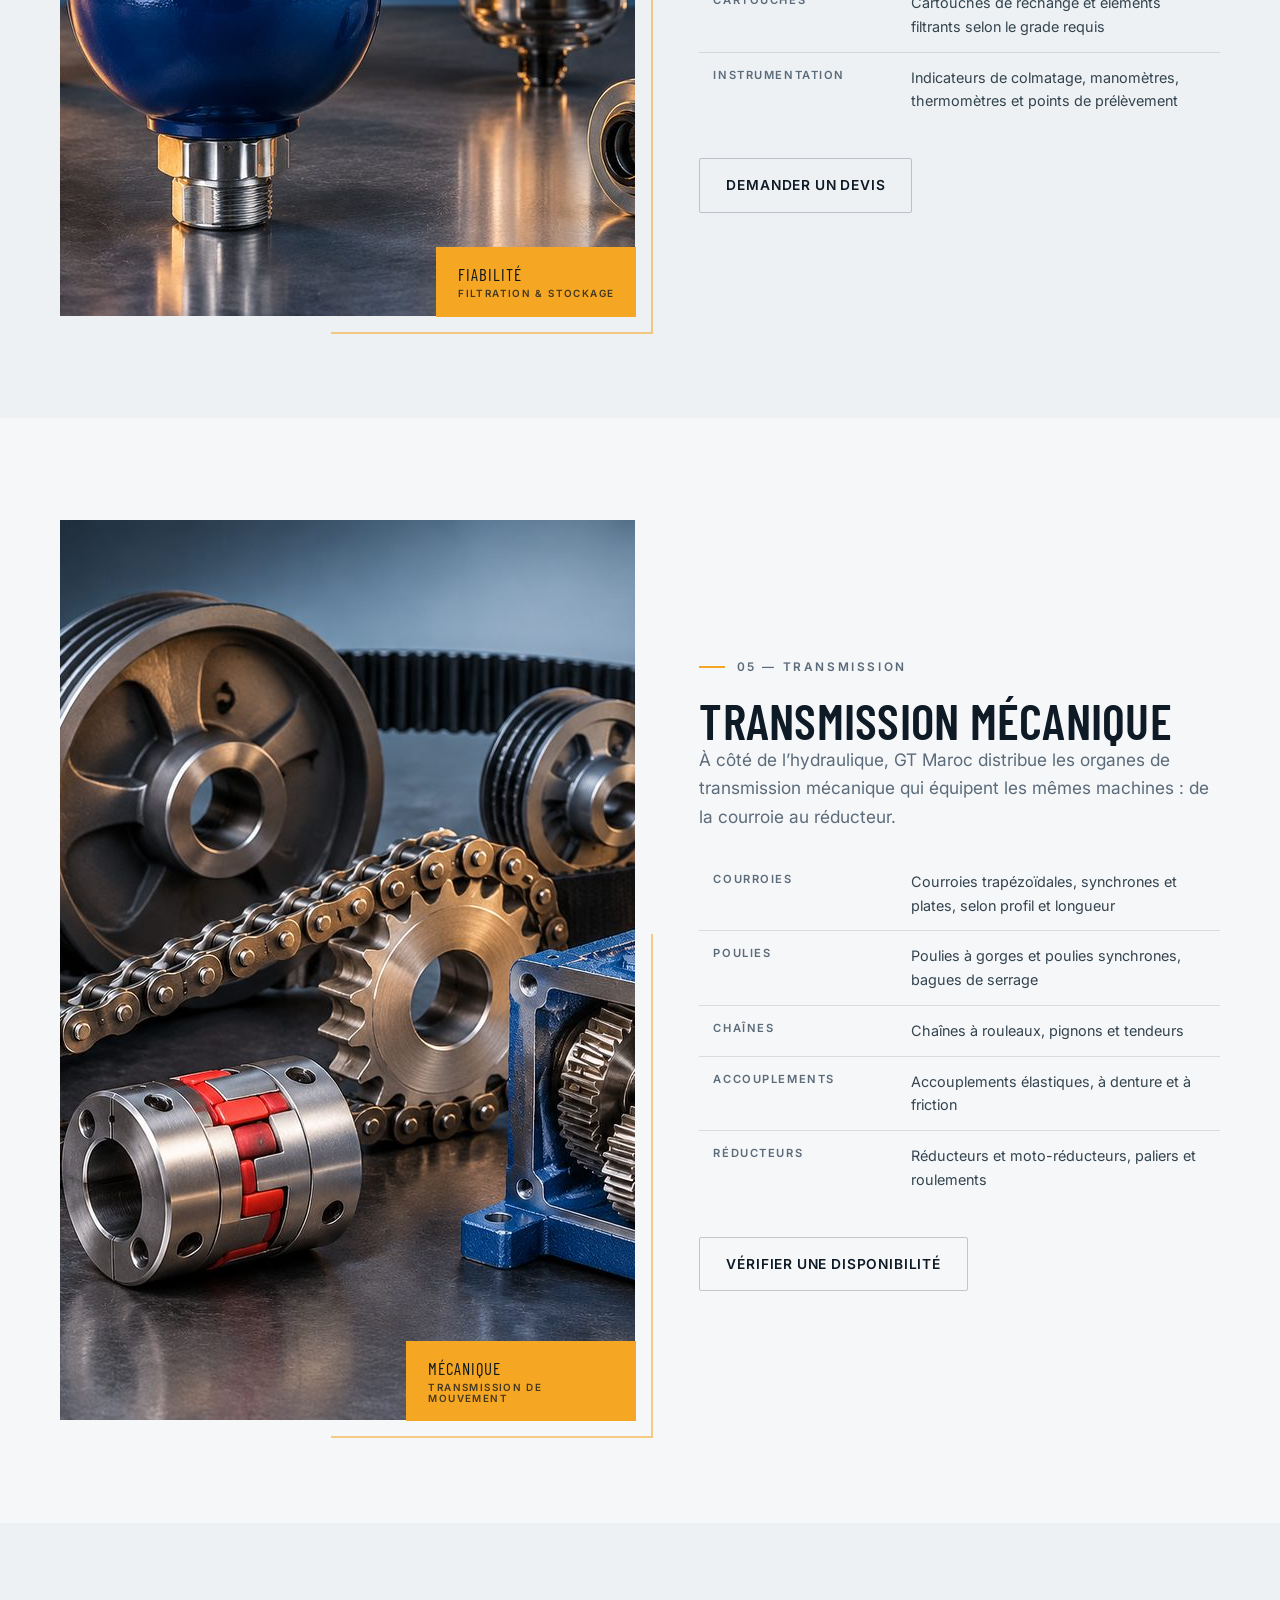
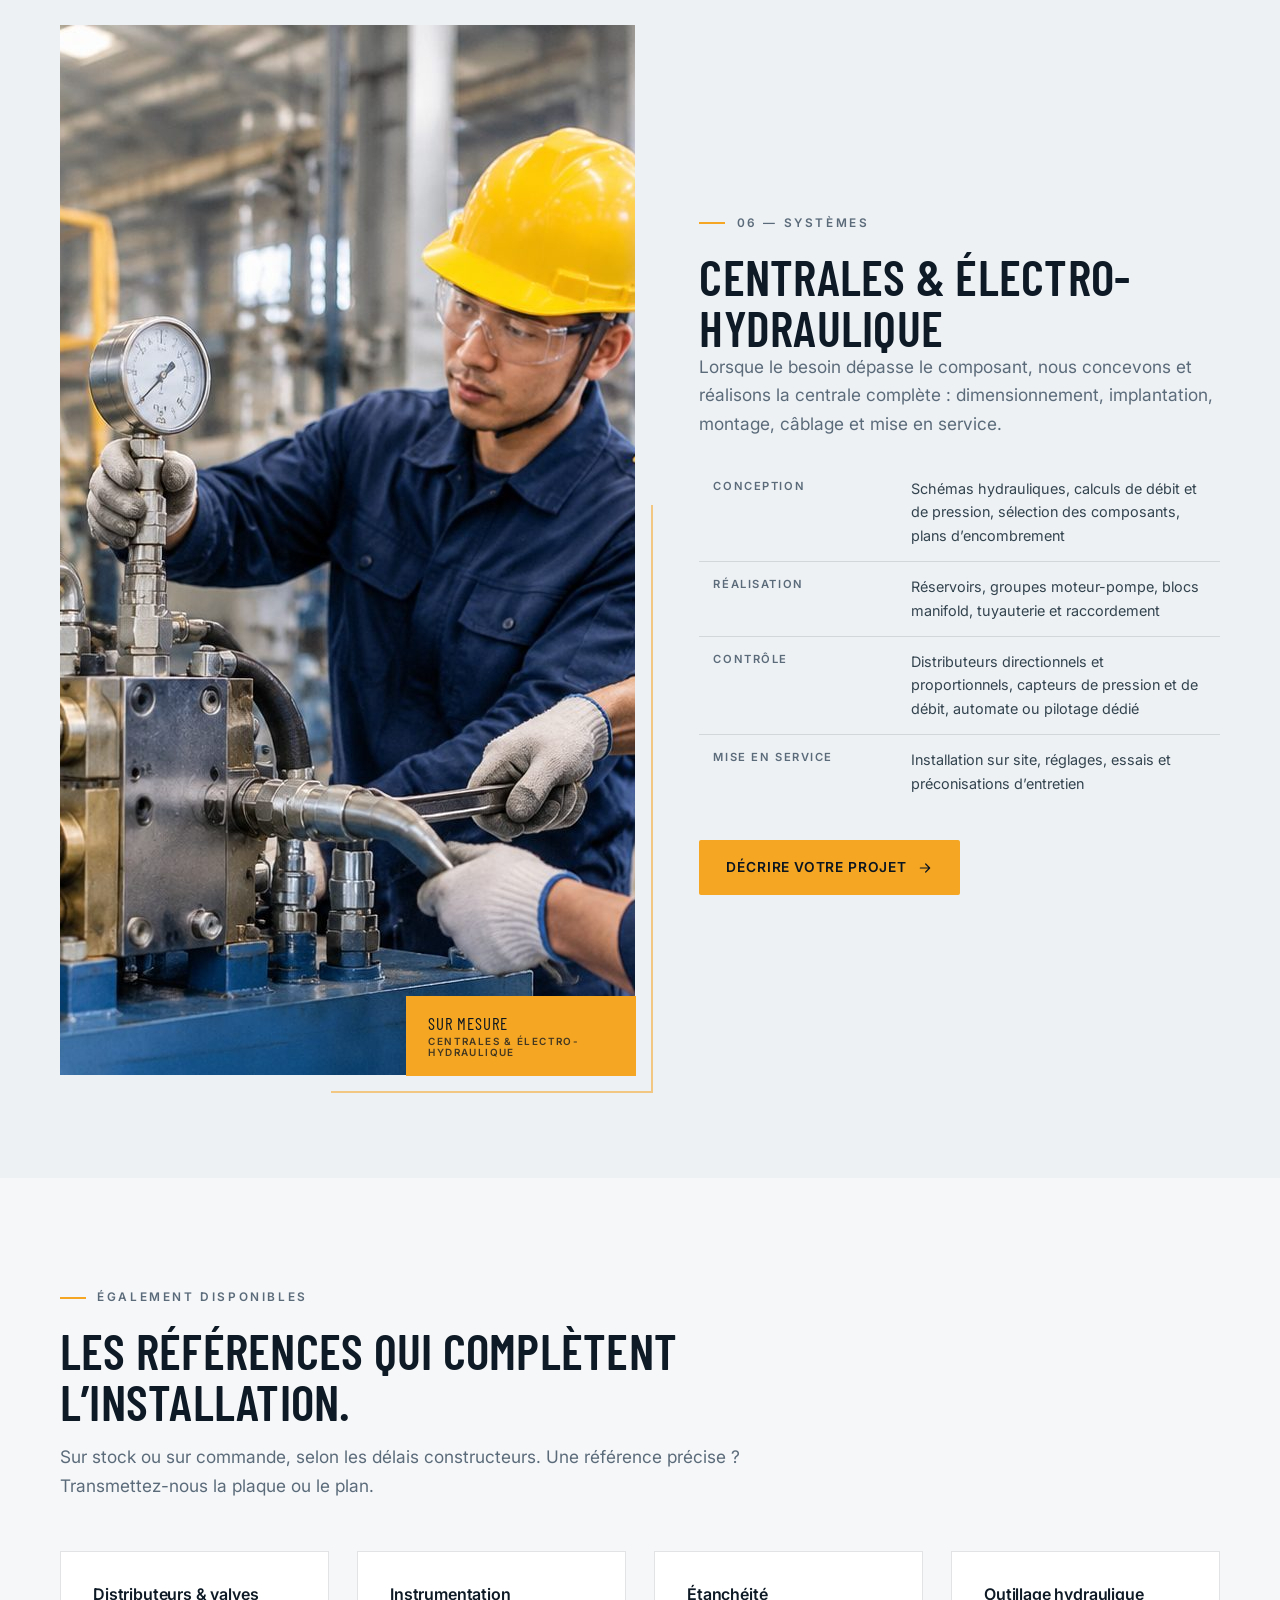
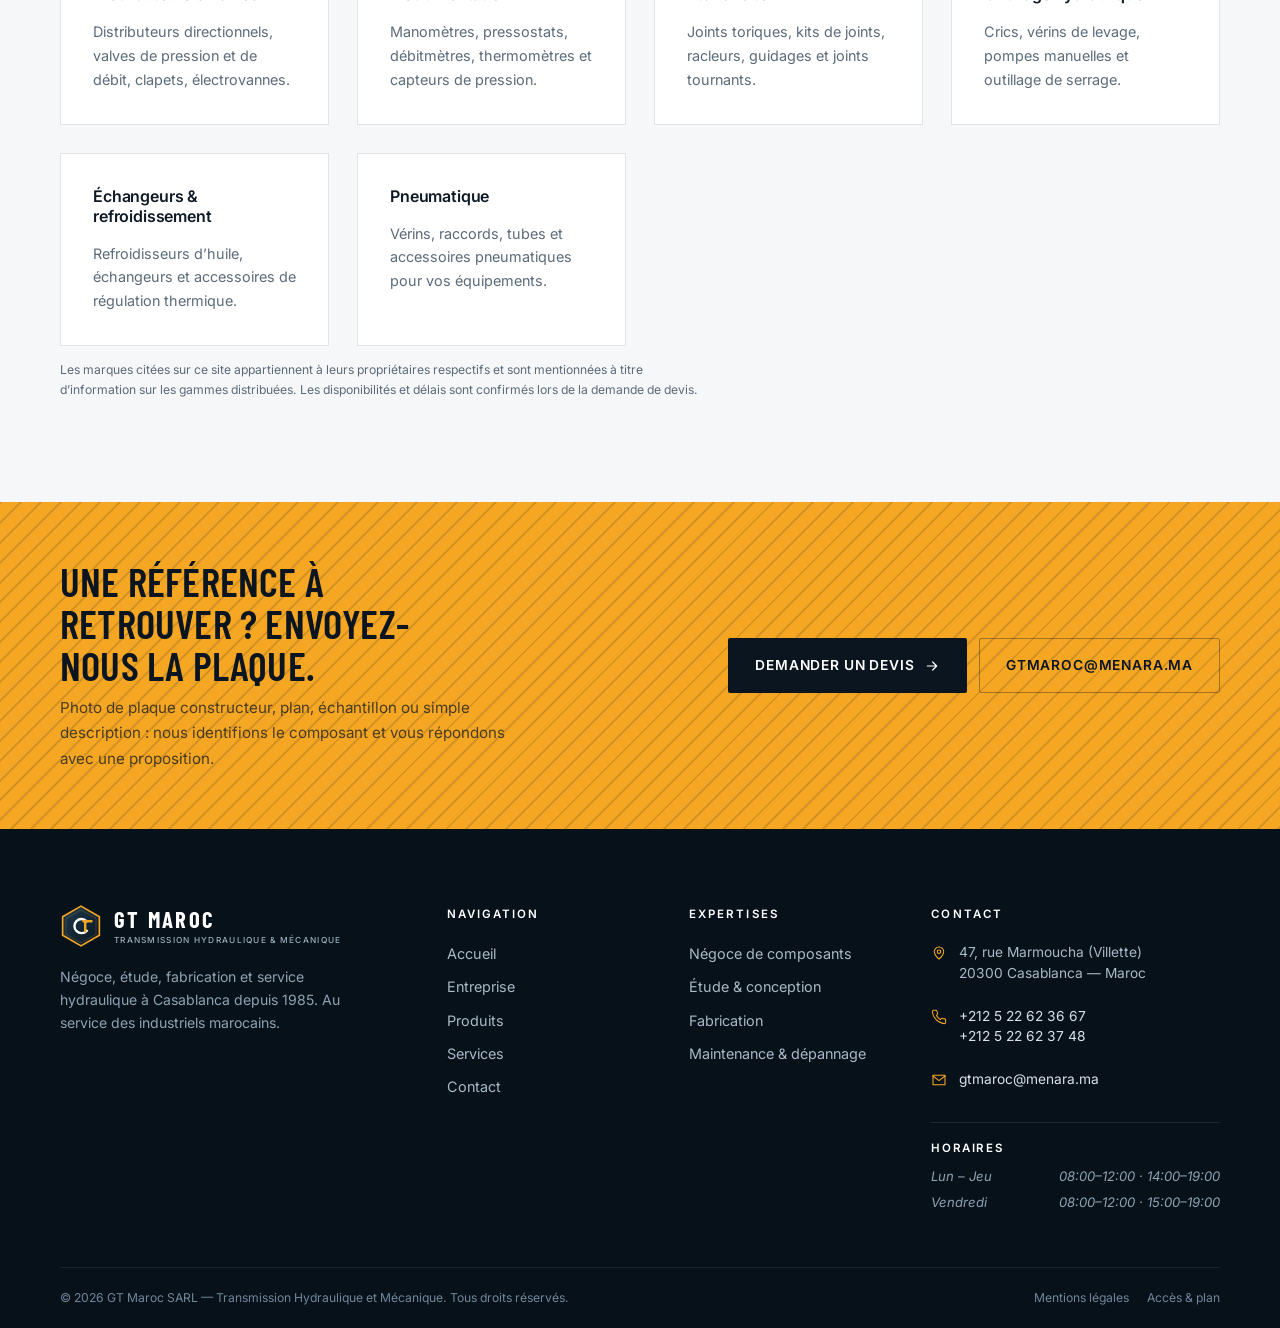
<file: produits.html>
<!DOCTYPE html>
<html lang="fr">
<head>
<meta charset="utf-8">
<meta name="viewport" content="width=device-width, initial-scale=1">
<title>Produits — Vérins, pompes, flexibles, transmission | GT Maroc</title>
<meta name="description" content="Catalogue GT Maroc : vérins hydrauliques, pompes et moteurs, flexibles et raccords HP, accumulateurs et filtration, transmission mécanique, centrales hydrauliques et électro-hydraulique à Casablanca.">
<meta name="theme-color" content="#0A1520">
<link rel="canonical" href="https://gtmaroc.ma/produits.html">
<meta property="og:type" content="website">
<meta property="og:locale" content="fr_MA">
<meta property="og:site_name" content="GT Maroc">
<meta property="og:title" content="Produits — Composants hydrauliques et mécaniques | GT Maroc">
<meta property="og:description" content="Vérins, pompes et moteurs, flexibles, filtration, transmission mécanique, centrales sur mesure.">
<meta property="og:image" content="https://gtmaroc.ma/assets/img/cat-pompes.jpg">
<link rel="icon" type="image/svg+xml" href="assets/img/logo-mark.svg">
<link rel="preconnect" href="https://fonts.googleapis.com">
<link rel="preconnect" href="https://fonts.gstatic.com" crossorigin>
<link href="https://fonts.googleapis.com/css2?family=Barlow+Condensed:wght@500;600;700&family=Inter:wght@400;500;600&display=swap" rel="stylesheet">
<link rel="stylesheet" href="assets/css/style.css">
</head>
<body>
<a class="skip" href="#contenu">Aller au contenu</a>

<header class="site-header">
  <div class="container header-inner">
    <a class="brand" href="index.html" aria-label="GT Maroc — accueil">
      <img class="brand-mark" src="assets/img/logo-mark.svg" alt="" width="42" height="42">
      <span class="brand-text">
        <span class="brand-name">GT Maroc</span>
        <span class="brand-sub">Transmission hydraulique &amp; mécanique</span>
      </span>
    </a>
    <nav class="nav" aria-label="Navigation principale">
      <a href="index.html">Accueil</a>
      <a href="entreprise.html">Entreprise</a>
      <a href="produits.html" aria-current="page">Produits</a>
      <a href="services.html">Services</a>
      <a href="contact.html">Contact</a>
    </nav>
    <div class="header-cta">
      <a class="header-phone" href="tel:+212522623667">
        <svg viewBox="0 0 24 24" fill="none" stroke="currentColor" stroke-width="1.6" stroke-linecap="round" stroke-linejoin="round"><path d="M22 16.9v3a2 2 0 0 1-2.2 2 19.8 19.8 0 0 1-8.6-3.1 19.5 19.5 0 0 1-6-6A19.8 19.8 0 0 1 2.1 4.2 2 2 0 0 1 4.1 2h3a2 2 0 0 1 2 1.7c.1 1 .4 1.9.7 2.8a2 2 0 0 1-.5 2.1L8.1 9.9a16 16 0 0 0 6 6l1.3-1.3a2 2 0 0 1 2.1-.5c.9.3 1.8.6 2.8.7a2 2 0 0 1 1.7 2z"/></svg>
        +212 5 22 62 36 67
      </a>
      <a class="btn btn--sm" href="contact.html#devis">Demander un devis</a>
      <button class="burger" aria-label="Ouvrir le menu" aria-expanded="false" aria-controls="menu-mobile">
        <span></span><span></span><span></span>
      </button>
    </div>
  </div>
</header>

<div class="mobile-nav" id="menu-mobile">
  <nav aria-label="Navigation mobile">
    <a href="index.html">Accueil</a>
    <a href="entreprise.html">Entreprise</a>
    <a href="produits.html">Produits</a>
    <a href="services.html">Services</a>
    <a href="contact.html">Contact</a>
  </nav>
  <div class="m-contact">
    <a href="tel:+212522623667">+212 5 22 62 36 67</a>
    <a href="tel:+212522623748">+212 5 22 62 37 48</a>
    <a href="mailto:gtmaroc@menara.ma">gtmaroc@menara.ma</a>
    <span>47, rue Marmoucha — La Villette, Casablanca</span>
  </div>
</div>

<main id="contenu">

  <section class="page-hero">
    <div class="page-hero-media"><img src="assets/img/cat-pompes.jpg" alt="" width="2048" height="1536"></div>
    <div class="container">
      <nav class="breadcrumb" aria-label="Fil d'Ariane"><a href="index.html">Accueil</a> / <span>Produits</span></nav>
      <h1 class="display">Le composant qu’il vous faut, ou son équivalent le plus juste.</h1>
      <p>Composants hydrauliques, pneumatiques et mécaniques de constructeurs européens : nous identifions la référence à partir d’un plan, d’une plaque ou d’un échantillon, et proposons une alternative compatible lorsque la pièce d’origine n’est plus disponible.</p>
    </div>
  </section>

  <section class="section--tight" style="background:var(--white);border-bottom:1px solid var(--line-dark)">
    <div class="container">
      <div style="display:flex;flex-wrap:wrap;gap:10px">
        <a class="btn btn--outline btn--sm" href="#verins">Vérins hydrauliques</a>
        <a class="btn btn--outline btn--sm" href="#pompes">Pompes &amp; moteurs</a>
        <a class="btn btn--outline btn--sm" href="#flexibles">Flexibles &amp; raccords</a>
        <a class="btn btn--outline btn--sm" href="#accumulateurs">Accumulateurs &amp; filtration</a>
        <a class="btn btn--outline btn--sm" href="#mecanique">Transmission mécanique</a>
        <a class="btn btn--outline btn--sm" href="#centrales">Centrales &amp; électro-hydraulique</a>
      </div>
    </div>
  </section>

  <!-- VÉRINS -->
  <section class="section" id="verins">
    <div class="container split">
      <div class="split-media reveal">
        <img src="assets/img/cat-verins.jpg" alt="Vérins hydrauliques de différents modèles et kit d'étanchéité" width="1200" height="900" loading="lazy">
        <div class="badge">Fabrication<small>Standard ou sur plan</small></div>
      </div>
      <div class="reveal" data-delay="1">
        <span class="eyebrow">01 — Vérins</span>
        <h2 class="display">Vérins hydrauliques</h2>
        <p class="lead">Fabrication de vérins neufs et remise en état de vérins existants, quelle que soit l’origine : nous relevons les cotes, identifions les matériaux et reconstituons l’étanchéité d’origine.</p>
        <table class="spec-table" style="margin-top:1.6rem">
          <tr><th>Types</th><td>Vérins simple effet, double effet, à tige simple ou traversante, vérins de presse et de levage</td></tr>
          <tr><th>Fabrication</th><td>Sur plan ou à partir d’un modèle, selon vos cotes et votre environnement de montage</td></tr>
          <tr><th>Tiges</th><td>Tiges chromées durcies, filetées ou à œil selon la conception</td></tr>
          <tr><th>Étanchéité</th><td>Kits de joints, guidages, racleurs et joints tournants adaptés au fluide et à la pression</td></tr>
          <tr><th>Contrôle</th><td>Assemblage et essais en atelier avant livraison</td></tr>
        </table>
        <div class="btn-row">
          <a class="btn" href="contact.html#devis">Demander une étude ou un devis
            <svg viewBox="0 0 24 24" fill="none" stroke="currentColor" stroke-width="1.8" stroke-linecap="round" stroke-linejoin="round"><path d="M5 12h14M13 6l6 6-6 6"/></svg>
          </a>
        </div>
      </div>
    </div>
  </section>

  <!-- POMPES -->
  <section class="section section--alt" id="pompes">
    <div class="container split split--reverse">
      <div class="split-media reveal">
        <img src="assets/img/cat-pompes.jpg" alt="Pompes à pistons axiaux, pompe à engrenages et moteur hydraulique" width="1200" height="900" loading="lazy">
        <div class="badge">Puissance<small>Pompes &amp; moteurs</small></div>
      </div>
      <div class="reveal" data-delay="1">
        <span class="eyebrow">02 — Hydraulique</span>
        <h2 class="display">Pompes &amp; moteurs</h2>
        <p class="lead">Le cœur de votre installation : nous fournissons les pompes, les moteurs et les pièces de rechange des grandes familles de l’hydraulique industrielle et mobile.</p>
        <table class="spec-table" style="margin-top:1.6rem">
          <tr><th>Pompes</th><td>Pompes à pistons axiaux et radiaux, pompes à engrenages, pompes à palettes</td></tr>
          <tr><th>Moteurs</th><td>Moteurs hydrauliques à pistons et à engrenages, moteurs de translation et de rotation</td></tr>
          <tr><th>Pièces</th><td>Kits de rechange, cartouches, arbres, joints et composants d’usure</td></tr>
          <tr><th>Applications</th><td>Presses, engins de travaux publics, manutention, machines de production</td></tr>
        </table>
        <div class="btn-row">
          <a class="btn btn--outline" href="contact.html#devis">Identifier une référence</a>
        </div>
      </div>
    </div>
  </section>

  <!-- FLEXIBLES -->
  <section class="section" id="flexibles">
    <div class="container split">
      <div class="split-media reveal">
        <img src="assets/img/cat-flexibles.jpg" alt="Flexibles hydrauliques haute pression, embouts sertis et adaptateurs" width="1200" height="900" loading="lazy">
        <div class="badge">Haute pression<small>Flexibles &amp; raccords</small></div>
      </div>
      <div class="reveal" data-delay="1">
        <span class="eyebrow">03 — Liaisons</span>
        <h2 class="display">Flexibles &amp; raccords</h2>
        <p class="lead">Une ligne hydraulique n’est fiable que si ses liaisons le sont. Nous fournissons et assemblons les flexibles, embouts et accessoires adaptés à vos pressions et à vos contraintes de montage.</p>
        <table class="spec-table" style="margin-top:1.6rem">
          <tr><th>Flexibles</th><td>Flexibles haute pression une et deux tresses, gaines de protection, flexibles spéciaux</td></tr>
          <tr><th>Embouts</th><td>Embouts sertis, raccords à bague, adaptateurs et réductions selon votre standard de raccordement</td></tr>
          <tr><th>Tubes</th><td>Tubes rigides cintrés, colliers, supports et fixations</td></tr>
          <tr><th>Service</th><td>Identification sur échantillon, remplacement à l’identique ou en version renforcée</td></tr>
        </table>
        <div class="btn-row">
          <a class="btn btn--outline" href="contact.html#devis">Nous envoyer un échantillon ou une photo</a>
        </div>
      </div>
    </div>
  </section>

  <!-- ACCUMULATEURS -->
  <section class="section section--alt" id="accumulateurs">
    <div class="container split split--reverse">
      <div class="split-media reveal">
        <img src="assets/img/cat-accumulateurs.jpg" alt="Accumulateurs à vessie, filtre en ligne et cartouches de filtration" width="1200" height="900" loading="lazy">
        <div class="badge">Fiabilité<small>Filtration &amp; stockage</small></div>
      </div>
      <div class="reveal" data-delay="1">
        <span class="eyebrow">04 — Conditionnement du fluide</span>
        <h2 class="display">Accumulateurs &amp; filtration</h2>
        <p class="lead">La propreté de l’huile et la maîtrise des à-coups de pression prolongent la vie de vos composants. Nous fournissons les accumulateurs, filtres et accessoires qui sécurisent votre circuit.</p>
        <table class="spec-table" style="margin-top:1.6rem">
          <tr><th>Accumulateurs</th><td>Accumulateurs à vessie et hydropneumatiques, kits de vessie et accessoires de recharge</td></tr>
          <tr><th>Filtration</th><td>Filtres en ligne, filtres de retour, filtres sous pression et reniflards</td></tr>
          <tr><th>Cartouches</th><td>Cartouches de rechange et éléments filtrants selon le grade requis</td></tr>
          <tr><th>Instrumentation</th><td>Indicateurs de colmatage, manomètres, thermomètres et points de prélèvement</td></tr>
        </table>
        <div class="btn-row">
          <a class="btn btn--outline" href="contact.html#devis">Demander un devis</a>
        </div>
      </div>
    </div>
  </section>

  <!-- MÉCANIQUE -->
  <section class="section" id="mecanique">
    <div class="container split">
      <div class="split-media reveal">
        <img src="assets/img/cat-transmission.jpg" alt="Poulies, courroies, chaîne, accouplement et réducteur" width="1200" height="900" loading="lazy">
        <div class="badge">Mécanique<small>Transmission de mouvement</small></div>
      </div>
      <div class="reveal" data-delay="1">
        <span class="eyebrow">05 — Transmission</span>
        <h2 class="display">Transmission mécanique</h2>
        <p class="lead">À côté de l’hydraulique, GT Maroc distribue les organes de transmission mécanique qui équipent les mêmes machines : de la courroie au réducteur.</p>
        <table class="spec-table" style="margin-top:1.6rem">
          <tr><th>Courroies</th><td>Courroies trapézoïdales, synchrones et plates, selon profil et longueur</td></tr>
          <tr><th>Poulies</th><td>Poulies à gorges et poulies synchrones, bagues de serrage</td></tr>
          <tr><th>Chaînes</th><td>Chaînes à rouleaux, pignons et tendeurs</td></tr>
          <tr><th>Accouplements</th><td>Accouplements élastiques, à denture et à friction</td></tr>
          <tr><th>Réducteurs</th><td>Réducteurs et moto-réducteurs, paliers et roulements</td></tr>
        </table>
        <div class="btn-row">
          <a class="btn btn--outline" href="contact.html#devis">Vérifier une disponibilité</a>
        </div>
      </div>
    </div>
  </section>

  <!-- CENTRALES -->
  <section class="section section--alt" id="centrales">
    <div class="container split split--reverse">
      <div class="split-media reveal">
        <img src="assets/img/service-site.jpg" alt="Bloc hydraulique et centrale en cours de réglage sur site industriel" width="1400" height="1050" loading="lazy">
        <div class="badge">Sur mesure<small>Centrales &amp; électro-hydraulique</small></div>
      </div>
      <div class="reveal" data-delay="1">
        <span class="eyebrow">06 — Systèmes</span>
        <h2 class="display">Centrales &amp; électro-hydraulique</h2>
        <p class="lead">Lorsque le besoin dépasse le composant, nous concevons et réalisons la centrale complète : dimensionnement, implantation, montage, câblage et mise en service.</p>
        <table class="spec-table" style="margin-top:1.6rem">
          <tr><th>Conception</th><td>Schémas hydrauliques, calculs de débit et de pression, sélection des composants, plans d’encombrement</td></tr>
          <tr><th>Réalisation</th><td>Réservoirs, groupes moteur-pompe, blocs manifold, tuyauterie et raccordement</td></tr>
          <tr><th>Contrôle</th><td>Distributeurs directionnels et proportionnels, capteurs de pression et de débit, automate ou pilotage dédié</td></tr>
          <tr><th>Mise en service</th><td>Installation sur site, réglages, essais et préconisations d’entretien</td></tr>
        </table>
        <div class="btn-row">
          <a class="btn" href="contact.html#devis">Décrire votre projet
            <svg viewBox="0 0 24 24" fill="none" stroke="currentColor" stroke-width="1.8" stroke-linecap="round" stroke-linejoin="round"><path d="M5 12h14M13 6l6 6-6 6"/></svg>
          </a>
        </div>
      </div>
    </div>
  </section>

  <!-- AUTRES -->
  <section class="section">
    <div class="container">
      <div class="section-head reveal">
        <span class="eyebrow">Également disponibles</span>
        <h2 class="display">Les références qui complètent l’installation.</h2>
        <p class="lead">Sur stock ou sur commande, selon les délais constructeurs. Une référence précise ? Transmettez-nous la plaque ou le plan.</p>
      </div>
      <div class="grid" style="grid-template-columns:repeat(auto-fit,minmax(220px,1fr))">
        <div class="info-card reveal"><h3 style="font-size:1rem">Distributeurs &amp; valves</h3><p style="font-size:.9rem;color:var(--muted)">Distributeurs directionnels, valves de pression et de débit, clapets, électrovannes.</p></div>
        <div class="info-card reveal" data-delay="1"><h3 style="font-size:1rem">Instrumentation</h3><p style="font-size:.9rem;color:var(--muted)">Manomètres, pressostats, débitmètres, thermomètres et capteurs de pression.</p></div>
        <div class="info-card reveal" data-delay="2"><h3 style="font-size:1rem">Étanchéité</h3><p style="font-size:.9rem;color:var(--muted)">Joints toriques, kits de joints, racleurs, guidages et joints tournants.</p></div>
        <div class="info-card reveal" data-delay="3"><h3 style="font-size:1rem">Outillage hydraulique</h3><p style="font-size:.9rem;color:var(--muted)">Crics, vérins de levage, pompes manuelles et outillage de serrage.</p></div>
        <div class="info-card reveal"><h3 style="font-size:1rem">Échangeurs &amp; refroidissement</h3><p style="font-size:.9rem;color:var(--muted)">Refroidisseurs d’huile, échangeurs et accessoires de régulation thermique.</p></div>
        <div class="info-card reveal" data-delay="1"><h3 style="font-size:1rem">Pneumatique</h3><p style="font-size:.9rem;color:var(--muted)">Vérins, raccords, tubes et accessoires pneumatiques pour vos équipements.</p></div>
      </div>
      <p class="form-note" style="max-width:80ch">Les marques citées sur ce site appartiennent à leurs propriétaires respectifs et sont mentionnées à titre d’information sur les gammes distribuées. Les disponibilités et délais sont confirmés lors de la demande de devis.</p>
    </div>
  </section>

  <section class="cta-band">
    <div class="container cta-inner">
      <div>
        <h2 class="display">Une référence à retrouver ? Envoyez-nous la plaque.</h2>
        <p>Photo de plaque constructeur, plan, échantillon ou simple description : nous identifions le composant et vous répondons avec une proposition.</p>
      </div>
      <div class="cta-actions">
        <a class="btn" href="contact.html#devis">Demander un devis
          <svg viewBox="0 0 24 24" fill="none" stroke="currentColor" stroke-width="1.8" stroke-linecap="round" stroke-linejoin="round"><path d="M5 12h14M13 6l6 6-6 6"/></svg>
        </a>
        <a class="btn btn--outline" href="mailto:gtmaroc@menara.ma">gtmaroc@menara.ma</a>
      </div>
    </div>
  </section>
</main>

<footer class="site-footer">
  <div class="container">
    <div class="footer-grid">
      <div class="footer-brand">
        <a class="brand" href="index.html" aria-label="GT Maroc — accueil">
          <img class="brand-mark" src="assets/img/logo-mark.svg" alt="" width="42" height="42">
          <span class="brand-text">
            <span class="brand-name">GT Maroc</span>
            <span class="brand-sub">Transmission hydraulique &amp; mécanique</span>
          </span>
        </a>
        <p>Négoce, étude, fabrication et service hydraulique à Casablanca depuis 1985. Au service des industriels marocains.</p>
      </div>
      <div class="footer-col">
        <h4>Navigation</h4>
        <ul>
          <li><a href="index.html">Accueil</a></li>
          <li><a href="entreprise.html">Entreprise</a></li>
          <li><a href="produits.html">Produits</a></li>
          <li><a href="services.html">Services</a></li>
          <li><a href="contact.html">Contact</a></li>
        </ul>
      </div>
      <div class="footer-col">
        <h4>Expertises</h4>
        <ul>
          <li><a href="services.html#negoce">Négoce de composants</a></li>
          <li><a href="services.html#etude">Étude &amp; conception</a></li>
          <li><a href="services.html#fabrication">Fabrication</a></li>
          <li><a href="services.html#maintenance">Maintenance &amp; dépannage</a></li>
        </ul>
      </div>
      <div class="footer-col">
        <h4>Contact</h4>
        <ul class="footer-contact">
          <li><svg viewBox="0 0 24 24" fill="none" stroke="currentColor" stroke-width="1.6" stroke-linecap="round" stroke-linejoin="round"><path d="M12 21s7-6.1 7-11a7 7 0 1 0-14 0c0 4.9 7 11 7 11z"/><circle cx="12" cy="10" r="2.6"/></svg><span>47, rue Marmoucha (Villette)<br>20300 Casablanca — Maroc</span></li>
          <li><svg viewBox="0 0 24 24" fill="none" stroke="currentColor" stroke-width="1.6" stroke-linecap="round" stroke-linejoin="round"><path d="M22 16.9v3a2 2 0 0 1-2.2 2 19.8 19.8 0 0 1-8.6-3.1 19.5 19.5 0 0 1-6-6A19.8 19.8 0 0 1 2.1 4.2 2 2 0 0 1 4.1 2h3a2 2 0 0 1 2 1.7c.1 1 .4 1.9.7 2.8a2 2 0 0 1-.5 2.1L8.1 9.9a16 16 0 0 0 6 6l1.3-1.3a2 2 0 0 1 2.1-.5c.9.3 1.8.6 2.8.7a2 2 0 0 1 1.7 2z"/></svg><span><a href="tel:+212522623667">+212 5 22 62 36 67</a><br><a href="tel:+212522623748">+212 5 22 62 37 48</a></span></li>
          <li><svg viewBox="0 0 24 24" fill="none" stroke="currentColor" stroke-width="1.6" stroke-linecap="round" stroke-linejoin="round"><path d="M3 5h18v14H3z"/><path d="M3 6l9 7 9-7"/></svg><span><a href="mailto:gtmaroc@menara.ma">gtmaroc@menara.ma</a></span></li>
        </ul>
        <div class="hours">
          <b>Horaires</b>
          <span><i>Lun – Jeu</i><i>08:00–12:00 · 14:00–19:00</i></span>
          <span><i>Vendredi</i><i>08:00–12:00 · 15:00–19:00</i></span>
        </div>
      </div>
    </div>
    <div class="footer-bottom">
      <span>© <span data-year>2026</span> GT Maroc SARL — Transmission Hydraulique et Mécanique. Tous droits réservés.</span>
      <div class="footer-legal">
        <a href="mentions-legales.html">Mentions légales</a>
        <a href="contact.html#acces">Accès &amp; plan</a>
      </div>
    </div>
  </div>
</footer>

<script src="assets/js/main.js" defer></script>
</body>
</html>
</file>
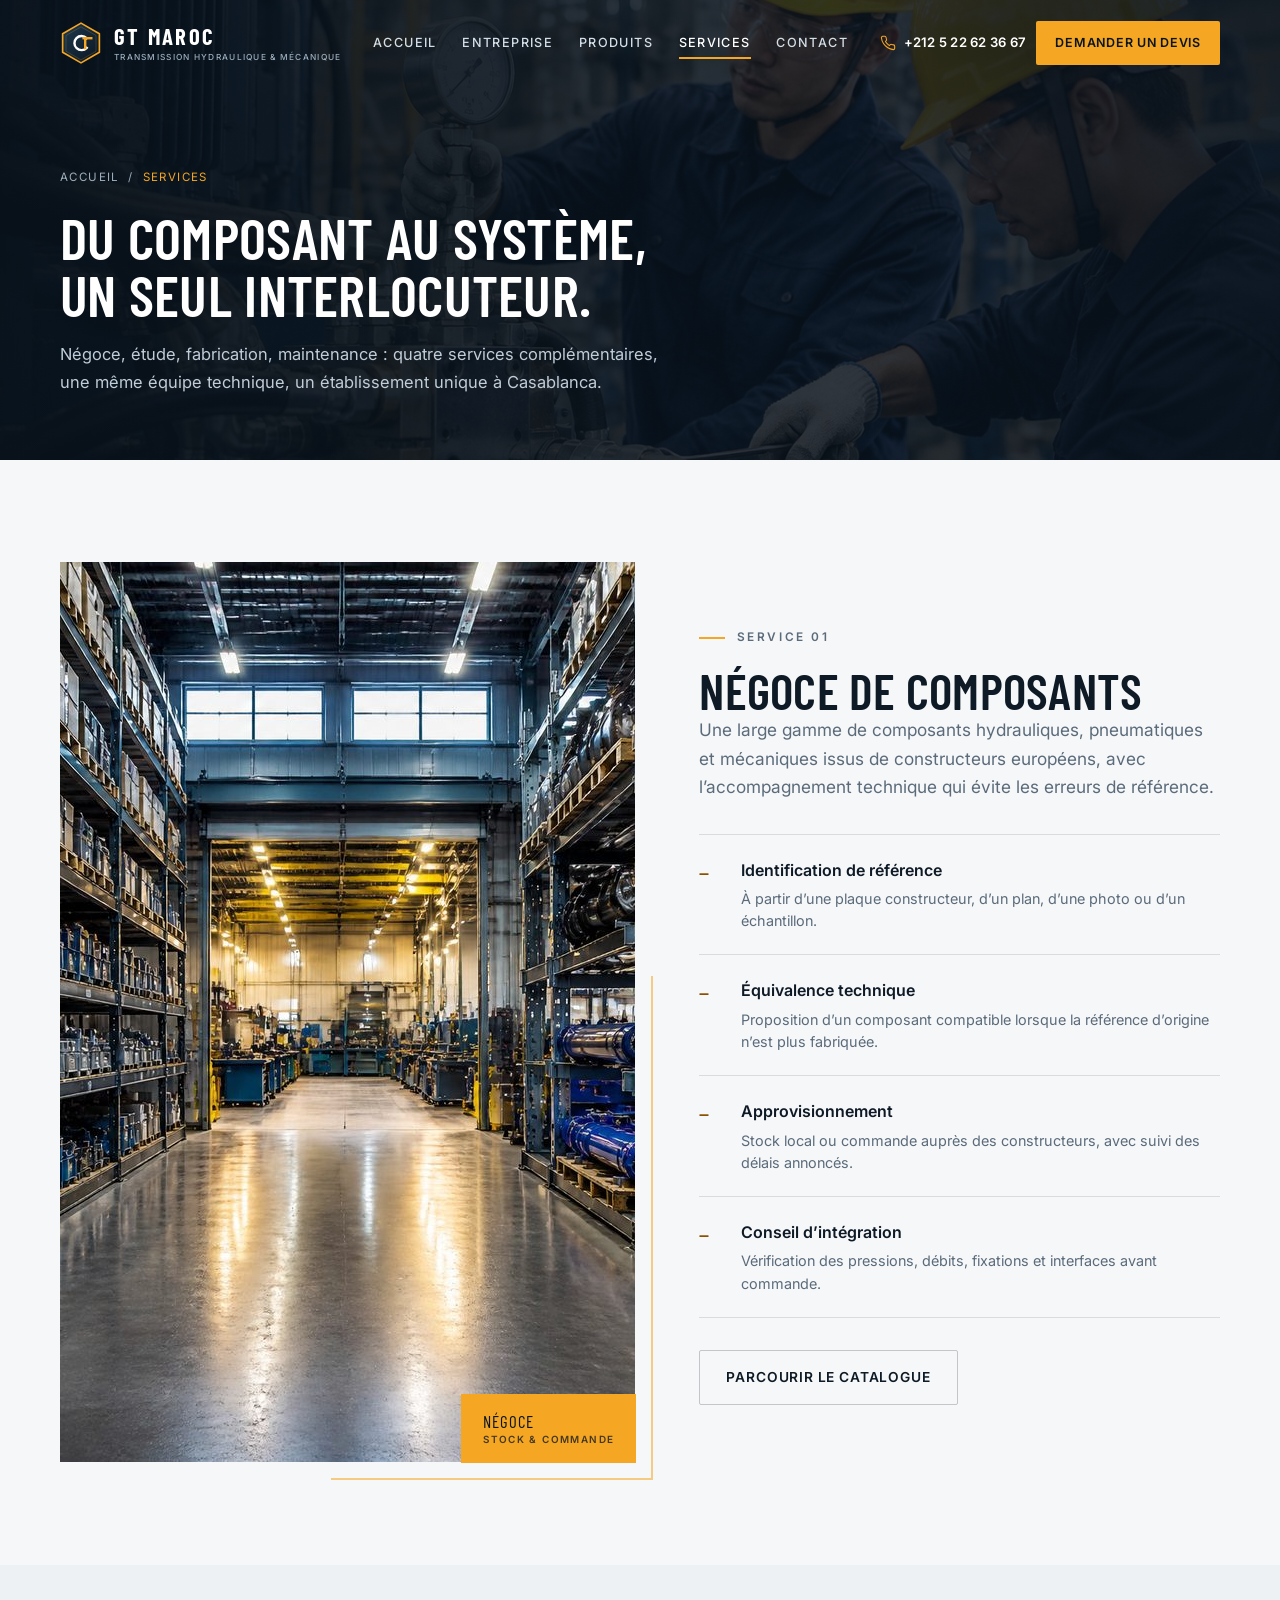
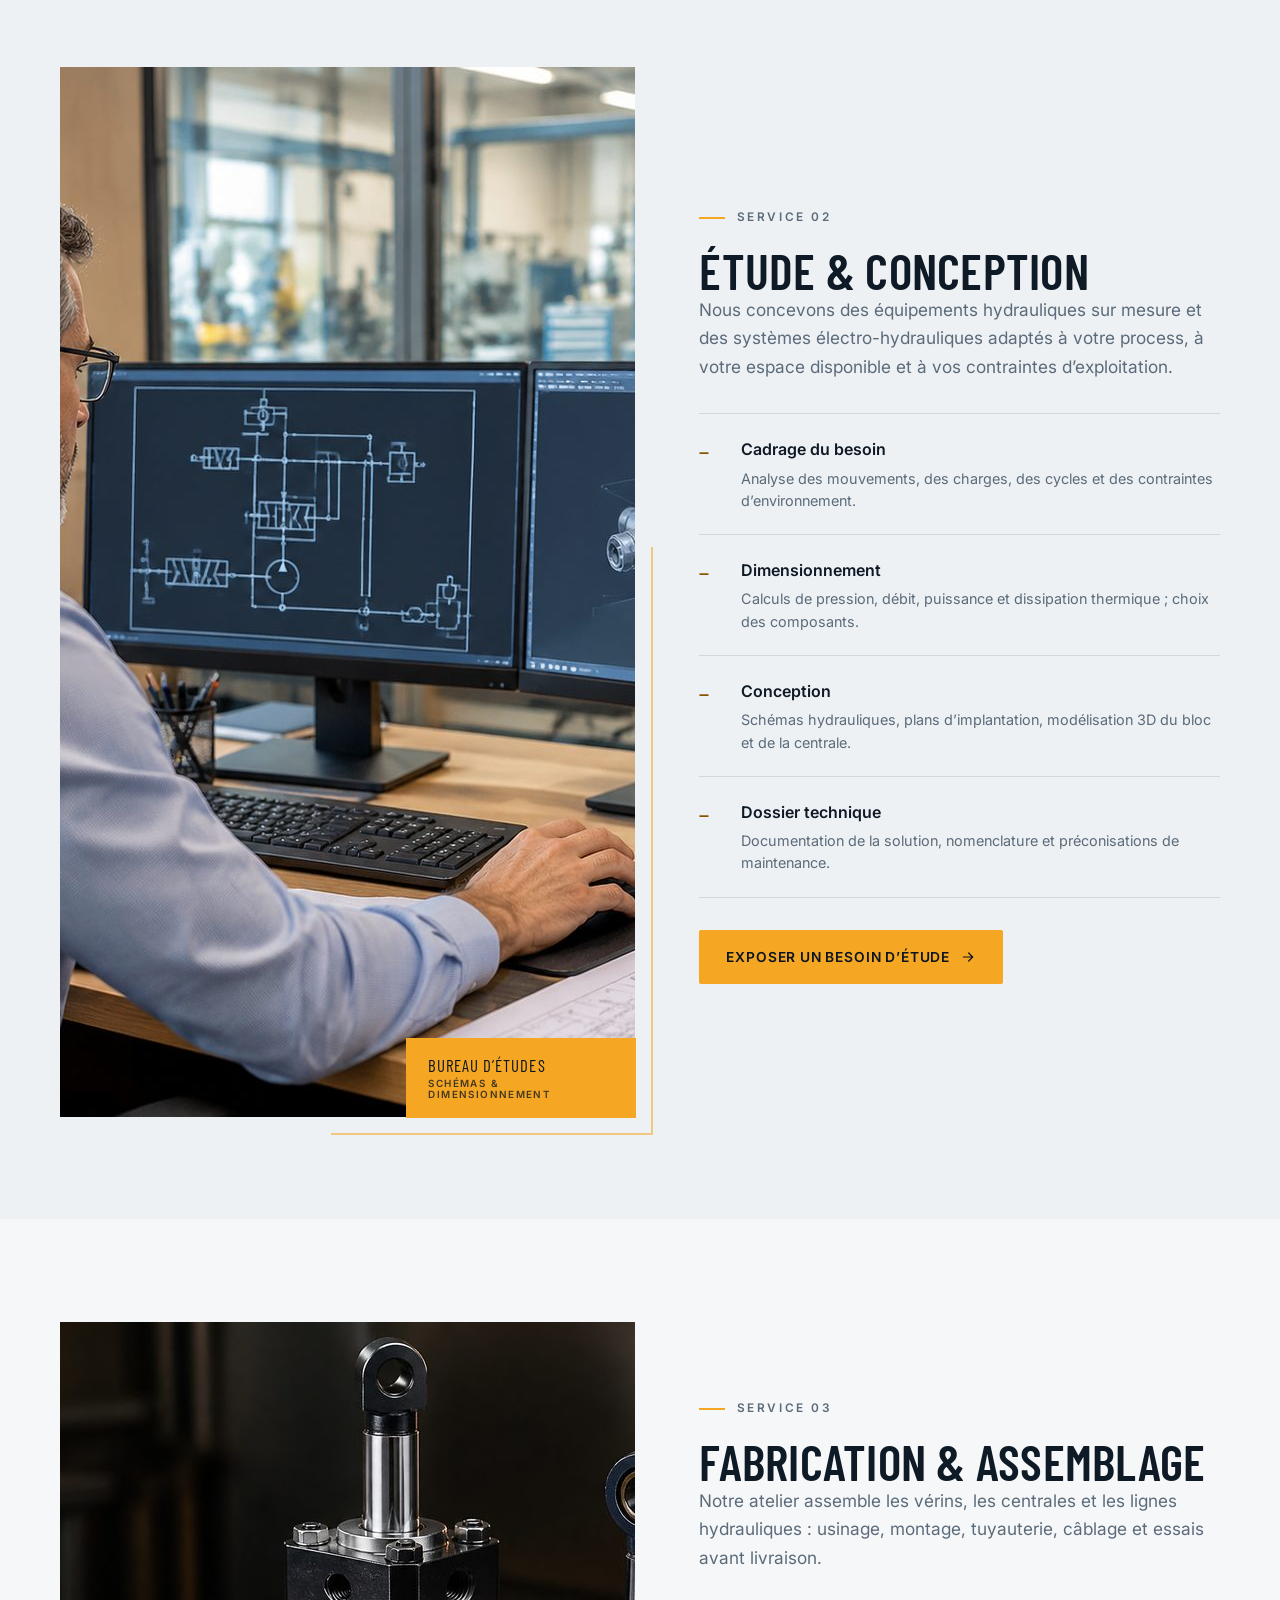
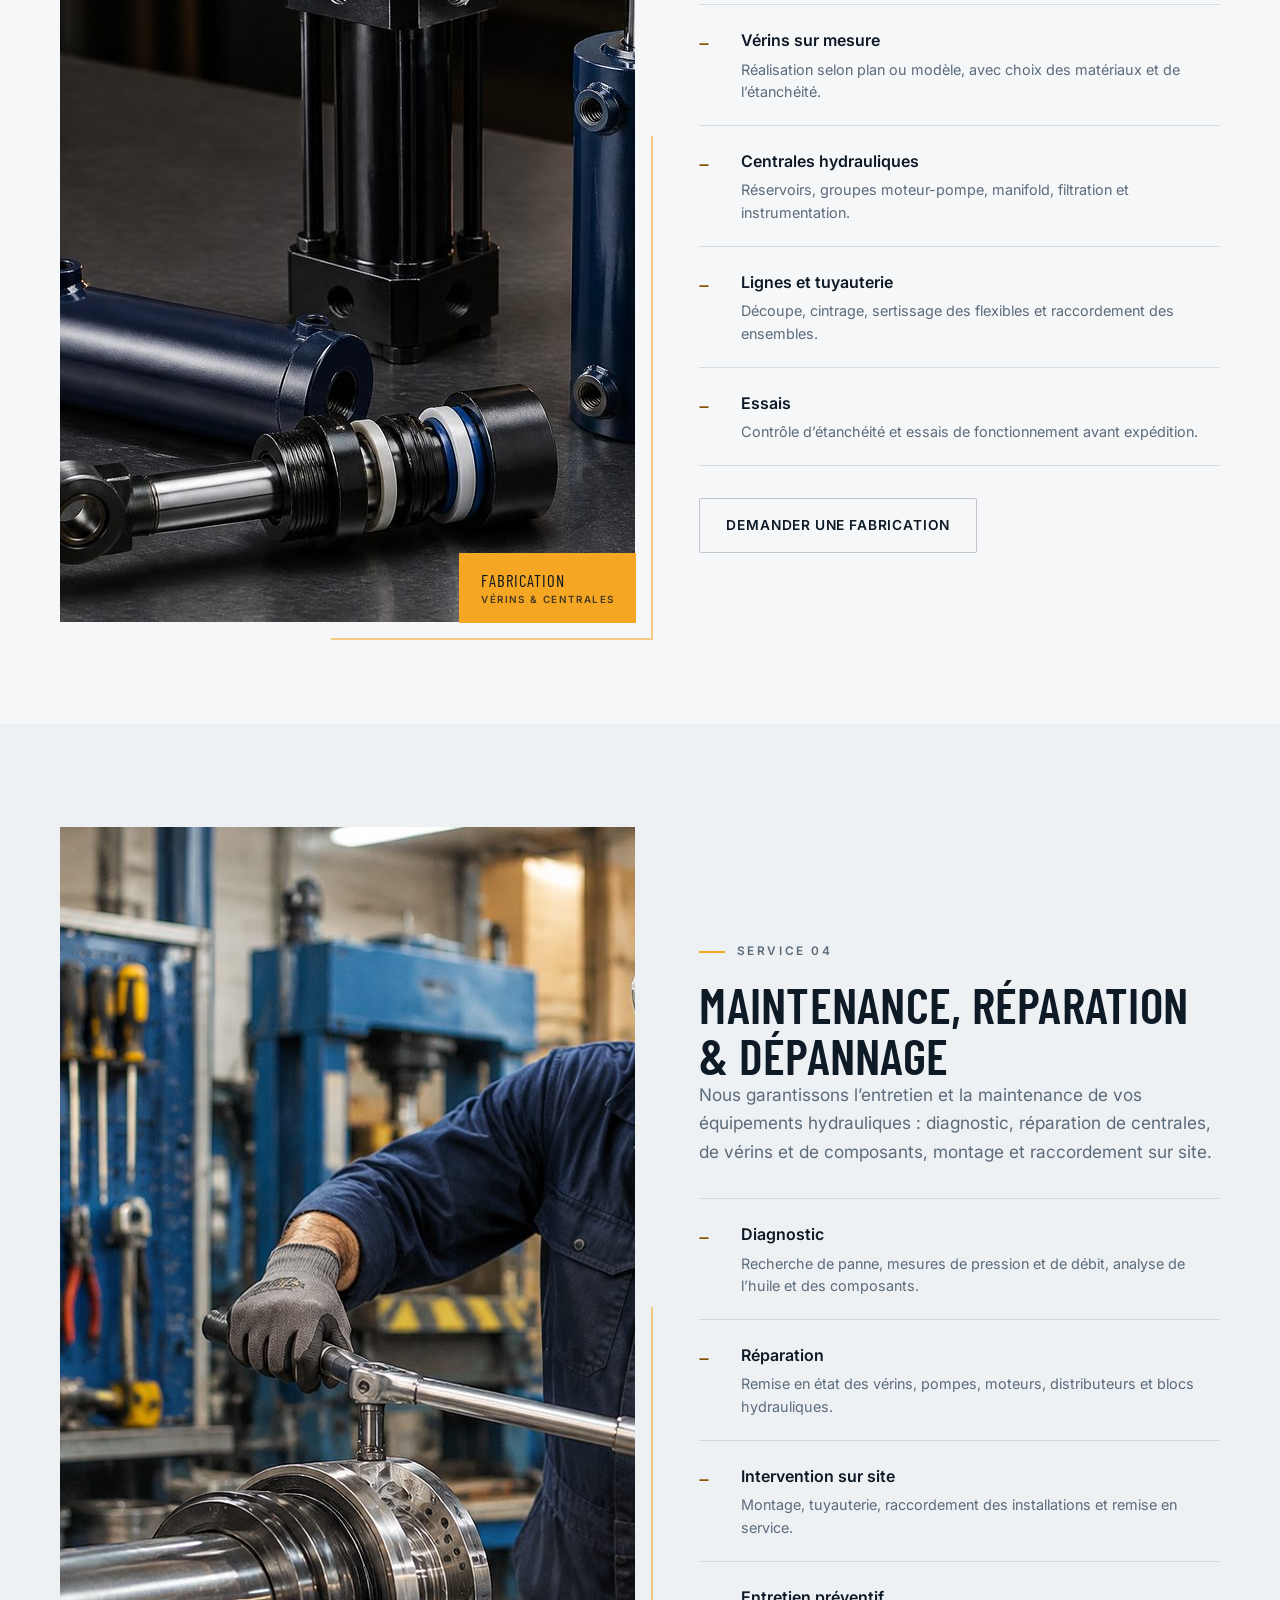
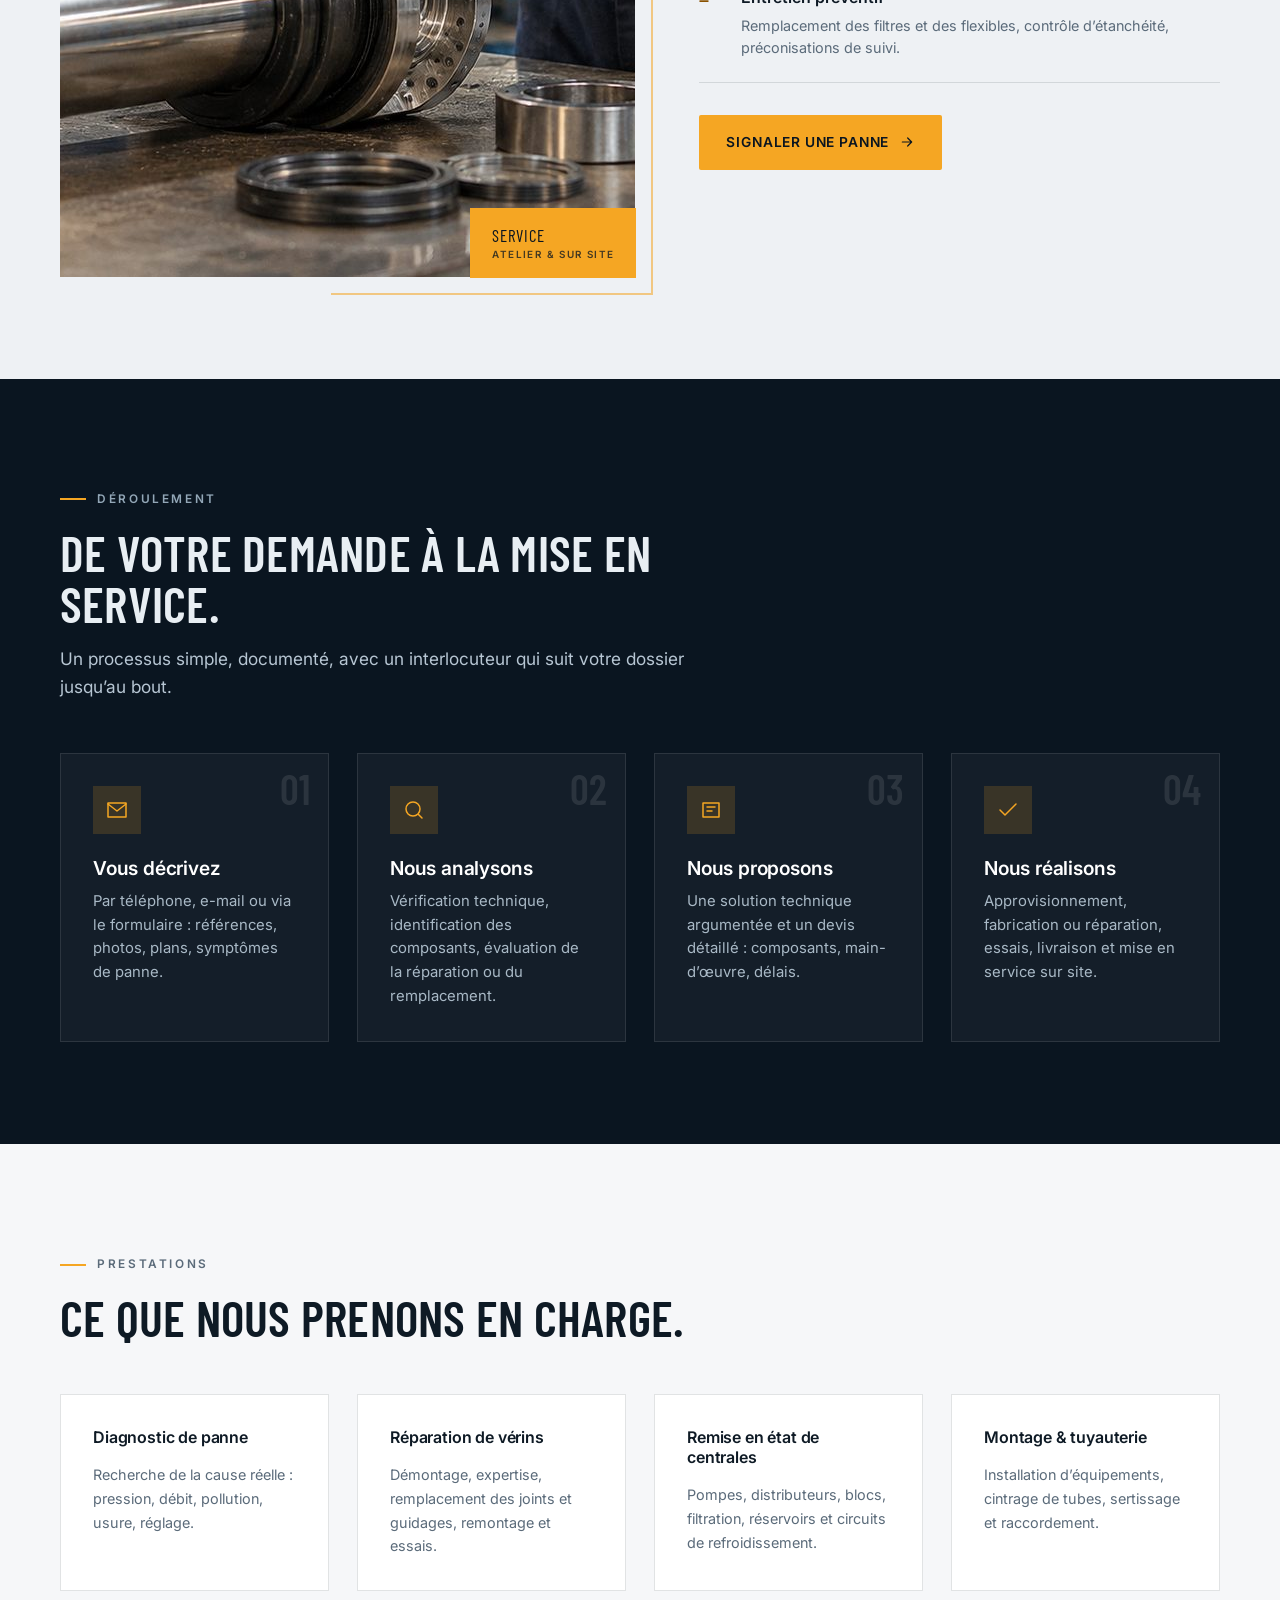
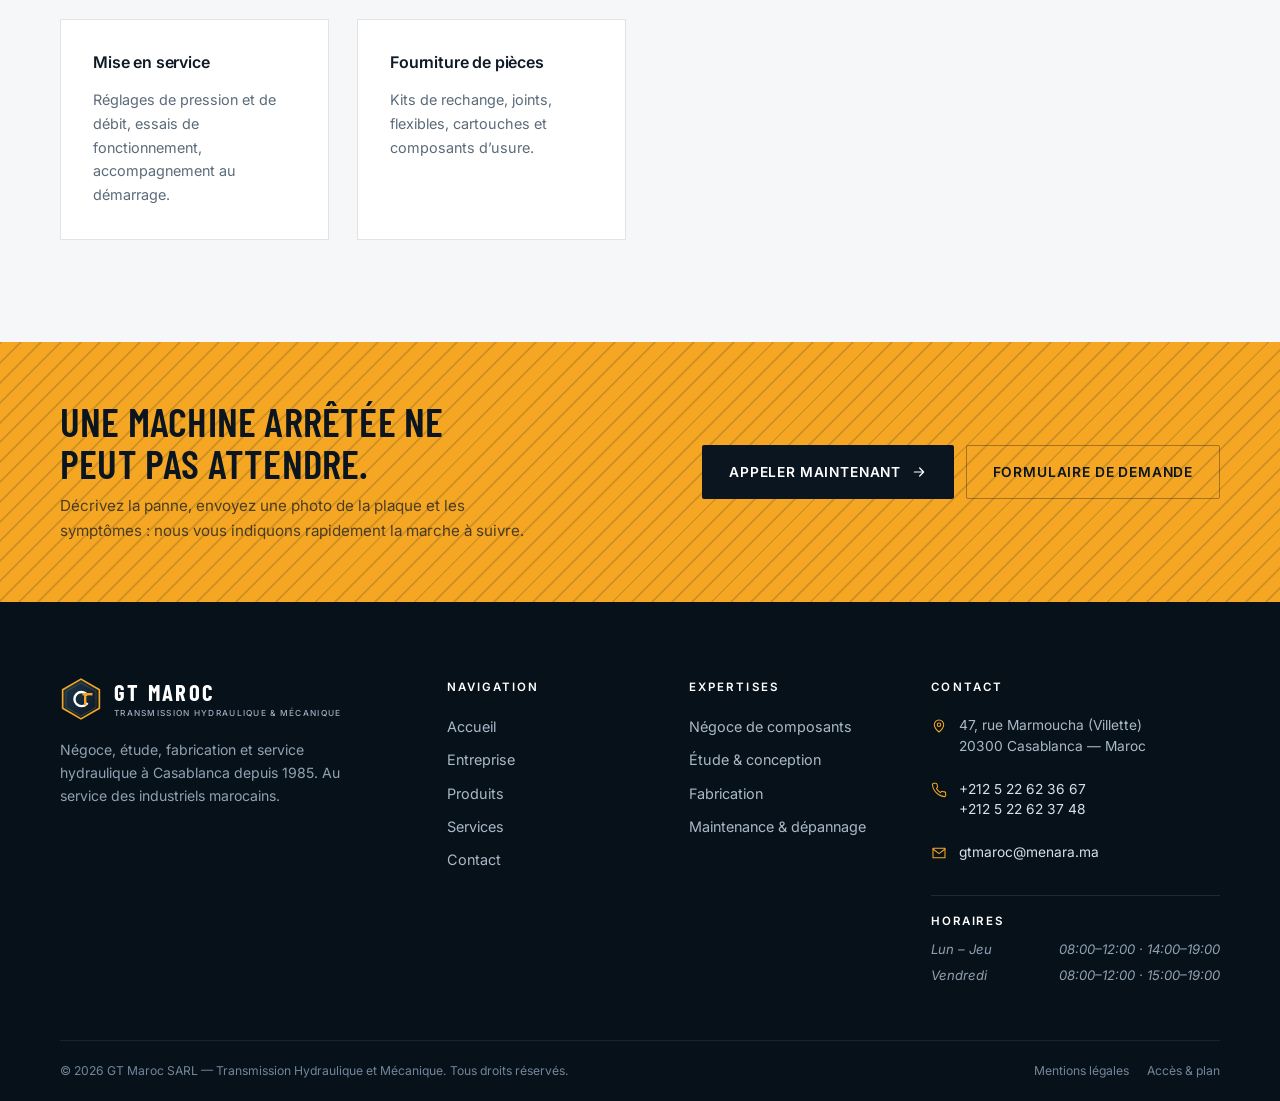
<file: services.html>
<!DOCTYPE html>
<html lang="fr">
<head>
<meta charset="utf-8">
<meta name="viewport" content="width=device-width, initial-scale=1">
<title>Services — Négoce, étude, fabrication, maintenance | GT Maroc</title>
<meta name="description" content="Les services GT Maroc à Casablanca : négoce de composants européens, bureau d'études hydraulique, fabrication de vérins et centrales, maintenance, dépannage et interventions sur site.">
<meta name="theme-color" content="#0A1520">
<link rel="canonical" href="https://gtmaroc.ma/services.html">
<meta property="og:type" content="website">
<meta property="og:locale" content="fr_MA">
<meta property="og:site_name" content="GT Maroc">
<meta property="og:title" content="Services — Négoce, étude, fabrication, maintenance | GT Maroc">
<meta property="og:description" content="Du composant au système complet : négoce, étude, fabrication et maintenance hydraulique à Casablanca.">
<meta property="og:image" content="https://gtmaroc.ma/assets/img/service-site.jpg">
<link rel="icon" type="image/svg+xml" href="assets/img/logo-mark.svg">
<link rel="preconnect" href="https://fonts.googleapis.com">
<link rel="preconnect" href="https://fonts.gstatic.com" crossorigin>
<link href="https://fonts.googleapis.com/css2?family=Barlow+Condensed:wght@500;600;700&family=Inter:wght@400;500;600&display=swap" rel="stylesheet">
<link rel="stylesheet" href="assets/css/style.css">
</head>
<body>
<a class="skip" href="#contenu">Aller au contenu</a>

<header class="site-header">
  <div class="container header-inner">
    <a class="brand" href="index.html" aria-label="GT Maroc — accueil">
      <img class="brand-mark" src="assets/img/logo-mark.svg" alt="" width="42" height="42">
      <span class="brand-text">
        <span class="brand-name">GT Maroc</span>
        <span class="brand-sub">Transmission hydraulique &amp; mécanique</span>
      </span>
    </a>
    <nav class="nav" aria-label="Navigation principale">
      <a href="index.html">Accueil</a>
      <a href="entreprise.html">Entreprise</a>
      <a href="produits.html">Produits</a>
      <a href="services.html" aria-current="page">Services</a>
      <a href="contact.html">Contact</a>
    </nav>
    <div class="header-cta">
      <a class="header-phone" href="tel:+212522623667">
        <svg viewBox="0 0 24 24" fill="none" stroke="currentColor" stroke-width="1.6" stroke-linecap="round" stroke-linejoin="round"><path d="M22 16.9v3a2 2 0 0 1-2.2 2 19.8 19.8 0 0 1-8.6-3.1 19.5 19.5 0 0 1-6-6A19.8 19.8 0 0 1 2.1 4.2 2 2 0 0 1 4.1 2h3a2 2 0 0 1 2 1.7c.1 1 .4 1.9.7 2.8a2 2 0 0 1-.5 2.1L8.1 9.9a16 16 0 0 0 6 6l1.3-1.3a2 2 0 0 1 2.1-.5c.9.3 1.8.6 2.8.7a2 2 0 0 1 1.7 2z"/></svg>
        +212 5 22 62 36 67
      </a>
      <a class="btn btn--sm" href="contact.html#devis">Demander un devis</a>
      <button class="burger" aria-label="Ouvrir le menu" aria-expanded="false" aria-controls="menu-mobile">
        <span></span><span></span><span></span>
      </button>
    </div>
  </div>
</header>

<div class="mobile-nav" id="menu-mobile">
  <nav aria-label="Navigation mobile">
    <a href="index.html">Accueil</a>
    <a href="entreprise.html">Entreprise</a>
    <a href="produits.html">Produits</a>
    <a href="services.html">Services</a>
    <a href="contact.html">Contact</a>
  </nav>
  <div class="m-contact">
    <a href="tel:+212522623667">+212 5 22 62 36 67</a>
    <a href="tel:+212522623748">+212 5 22 62 37 48</a>
    <a href="mailto:gtmaroc@menara.ma">gtmaroc@menara.ma</a>
    <span>47, rue Marmoucha — La Villette, Casablanca</span>
  </div>
</div>

<main id="contenu">

  <section class="page-hero">
    <div class="page-hero-media"><img src="assets/img/service-site.jpg" alt="" width="1400" height="1050"></div>
    <div class="container">
      <nav class="breadcrumb" aria-label="Fil d'Ariane"><a href="index.html">Accueil</a> / <span>Services</span></nav>
      <h1 class="display">Du composant au système, un seul interlocuteur.</h1>
      <p>Négoce, étude, fabrication, maintenance : quatre services complémentaires, une même équipe technique, un établissement unique à Casablanca.</p>
    </div>
  </section>

  <!-- NÉGOCE -->
  <section class="section" id="negoce">
    <div class="container split">
      <div class="split-media reveal">
        <img src="assets/img/atelier-stock.jpg" alt="Stock de composants hydrauliques chez GT Maroc" width="1600" height="900" loading="lazy">
        <div class="badge">Négoce<small>Stock &amp; commande</small></div>
      </div>
      <div class="reveal" data-delay="1">
        <span class="eyebrow">Service 01</span>
        <h2 class="display">Négoce de composants</h2>
        <p class="lead">Une large gamme de composants hydrauliques, pneumatiques et mécaniques issus de constructeurs européens, avec l’accompagnement technique qui évite les erreurs de référence.</p>
        <div class="feature-list">
          <div class="feature"><span class="n">—</span><div><h4>Identification de référence</h4><p>À partir d’une plaque constructeur, d’un plan, d’une photo ou d’un échantillon.</p></div></div>
          <div class="feature"><span class="n">—</span><div><h4>Équivalence technique</h4><p>Proposition d’un composant compatible lorsque la référence d’origine n’est plus fabriquée.</p></div></div>
          <div class="feature"><span class="n">—</span><div><h4>Approvisionnement</h4><p>Stock local ou commande auprès des constructeurs, avec suivi des délais annoncés.</p></div></div>
          <div class="feature"><span class="n">—</span><div><h4>Conseil d’intégration</h4><p>Vérification des pressions, débits, fixations et interfaces avant commande.</p></div></div>
        </div>
        <div class="btn-row"><a class="btn btn--outline" href="produits.html">Parcourir le catalogue</a></div>
      </div>
    </div>
  </section>

  <!-- ÉTUDE -->
  <section class="section section--alt" id="etude">
    <div class="container split split--reverse">
      <div class="split-media reveal">
        <img src="assets/img/service-etude.jpg" alt="Bureau d'études GT Maroc : schéma hydraulique et modélisation d'un bloc manifold" width="1400" height="1050" loading="lazy">
        <div class="badge">Bureau d’études<small>Schémas &amp; dimensionnement</small></div>
      </div>
      <div class="reveal" data-delay="1">
        <span class="eyebrow">Service 02</span>
        <h2 class="display">Étude &amp; conception</h2>
        <p class="lead">Nous concevons des équipements hydrauliques sur mesure et des systèmes électro-hydrauliques adaptés à votre process, à votre espace disponible et à vos contraintes d’exploitation.</p>
        <div class="feature-list">
          <div class="feature"><span class="n">—</span><div><h4>Cadrage du besoin</h4><p>Analyse des mouvements, des charges, des cycles et des contraintes d’environnement.</p></div></div>
          <div class="feature"><span class="n">—</span><div><h4>Dimensionnement</h4><p>Calculs de pression, débit, puissance et dissipation thermique ; choix des composants.</p></div></div>
          <div class="feature"><span class="n">—</span><div><h4>Conception</h4><p>Schémas hydrauliques, plans d’implantation, modélisation 3D du bloc et de la centrale.</p></div></div>
          <div class="feature"><span class="n">—</span><div><h4>Dossier technique</h4><p>Documentation de la solution, nomenclature et préconisations de maintenance.</p></div></div>
        </div>
        <div class="btn-row"><a class="btn" href="contact.html#devis">Exposer un besoin d’étude
          <svg viewBox="0 0 24 24" fill="none" stroke="currentColor" stroke-width="1.8" stroke-linecap="round" stroke-linejoin="round"><path d="M5 12h14M13 6l6 6-6 6"/></svg></a>
        </div>
      </div>
    </div>
  </section>

  <!-- FABRICATION -->
  <section class="section" id="fabrication">
    <div class="container split">
      <div class="split-media reveal">
        <img src="assets/img/cat-verins.jpg" alt="Vérins hydrauliques fabriqués et assemblés en atelier" width="1200" height="900" loading="lazy">
        <div class="badge">Fabrication<small>Vérins &amp; centrales</small></div>
      </div>
      <div class="reveal" data-delay="1">
        <span class="eyebrow">Service 03</span>
        <h2 class="display">Fabrication &amp; assemblage</h2>
        <p class="lead">Notre atelier assemble les vérins, les centrales et les lignes hydrauliques : usinage, montage, tuyauterie, câblage et essais avant livraison.</p>
        <div class="feature-list">
          <div class="feature"><span class="n">—</span><div><h4>Vérins sur mesure</h4><p>Réalisation selon plan ou modèle, avec choix des matériaux et de l’étanchéité.</p></div></div>
          <div class="feature"><span class="n">—</span><div><h4>Centrales hydrauliques</h4><p>Réservoirs, groupes moteur-pompe, manifold, filtration et instrumentation.</p></div></div>
          <div class="feature"><span class="n">—</span><div><h4>Lignes et tuyauterie</h4><p>Découpe, cintrage, sertissage des flexibles et raccordement des ensembles.</p></div></div>
          <div class="feature"><span class="n">—</span><div><h4>Essais</h4><p>Contrôle d’étanchéité et essais de fonctionnement avant expédition.</p></div></div>
        </div>
        <div class="btn-row"><a class="btn btn--outline" href="contact.html#devis">Demander une fabrication</a></div>
      </div>
    </div>
  </section>

  <!-- MAINTENANCE -->
  <section class="section section--alt" id="maintenance">
    <div class="container split split--reverse">
      <div class="split-media reveal">
        <img src="assets/img/service-reparation.jpg" alt="Réparation d'un vérin hydraulique dans l'atelier GT Maroc" width="1400" height="1050" loading="lazy">
        <div class="badge">Service<small>Atelier &amp; sur site</small></div>
      </div>
      <div class="reveal" data-delay="1">
        <span class="eyebrow">Service 04</span>
        <h2 class="display">Maintenance, réparation &amp; dépannage</h2>
        <p class="lead">Nous garantissons l’entretien et la maintenance de vos équipements hydrauliques : diagnostic, réparation de centrales, de vérins et de composants, montage et raccordement sur site.</p>
        <div class="feature-list">
          <div class="feature"><span class="n">—</span><div><h4>Diagnostic</h4><p>Recherche de panne, mesures de pression et de débit, analyse de l’huile et des composants.</p></div></div>
          <div class="feature"><span class="n">—</span><div><h4>Réparation</h4><p>Remise en état des vérins, pompes, moteurs, distributeurs et blocs hydrauliques.</p></div></div>
          <div class="feature"><span class="n">—</span><div><h4>Intervention sur site</h4><p>Montage, tuyauterie, raccordement des installations et remise en service.</p></div></div>
          <div class="feature"><span class="n">—</span><div><h4>Entretien préventif</h4><p>Remplacement des filtres et des flexibles, contrôle d’étanchéité, préconisations de suivi.</p></div></div>
        </div>
        <div class="btn-row"><a class="btn" href="contact.html#devis">Signaler une panne
          <svg viewBox="0 0 24 24" fill="none" stroke="currentColor" stroke-width="1.8" stroke-linecap="round" stroke-linejoin="round"><path d="M5 12h14M13 6l6 6-6 6"/></svg></a>
        </div>
      </div>
    </div>
  </section>

  <!-- PROCESS -->
  <section class="section section--dark">
    <div class="container">
      <div class="section-head reveal">
        <span class="eyebrow">Déroulement</span>
        <h2 class="display">De votre demande à la mise en service.</h2>
        <p class="lead">Un processus simple, documenté, avec un interlocuteur qui suit votre dossier jusqu’au bout.</p>
      </div>
      <div class="grid pillars">
        <article class="pillar reveal" style="background:rgba(255,255,255,.04);border-color:var(--line);color:#fff">
          <span class="num" style="color:rgba(255,255,255,.10)">01</span>
          <div class="pillar-icon" style="background:rgba(245,166,35,.16);color:var(--amber)">
            <svg viewBox="0 0 24 24" fill="none" stroke="currentColor" stroke-width="1.5" stroke-linecap="round" stroke-linejoin="round"><path d="M3 5h18v14H3z"/><path d="M3 6l9 7 9-7"/></svg>
          </div>
          <h3 style="color:#fff">Vous décrivez</h3>
          <p style="color:#A9B9C6">Par téléphone, e-mail ou via le formulaire : références, photos, plans, symptômes de panne.</p>
        </article>
        <article class="pillar reveal" data-delay="1" style="background:rgba(255,255,255,.04);border-color:var(--line);color:#fff">
          <span class="num" style="color:rgba(255,255,255,.10)">02</span>
          <div class="pillar-icon" style="background:rgba(245,166,35,.16);color:var(--amber)">
            <svg viewBox="0 0 24 24" fill="none" stroke="currentColor" stroke-width="1.5" stroke-linecap="round" stroke-linejoin="round"><circle cx="11" cy="11" r="7"/><path d="M20 20l-3.5-3.5"/></svg>
          </div>
          <h3 style="color:#fff">Nous analysons</h3>
          <p style="color:#A9B9C6">Vérification technique, identification des composants, évaluation de la réparation ou du remplacement.</p>
        </article>
        <article class="pillar reveal" data-delay="2" style="background:rgba(255,255,255,.04);border-color:var(--line);color:#fff">
          <span class="num" style="color:rgba(255,255,255,.10)">03</span>
          <div class="pillar-icon" style="background:rgba(245,166,35,.16);color:var(--amber)">
            <svg viewBox="0 0 24 24" fill="none" stroke="currentColor" stroke-width="1.5" stroke-linecap="round" stroke-linejoin="round"><path d="M4 5h16v14H4z"/><path d="M8 9h8M8 13h5"/></svg>
          </div>
          <h3 style="color:#fff">Nous proposons</h3>
          <p style="color:#A9B9C6">Une solution technique argumentée et un devis détaillé : composants, main-d’œuvre, délais.</p>
        </article>
        <article class="pillar reveal" data-delay="3" style="background:rgba(255,255,255,.04);border-color:var(--line);color:#fff">
          <span class="num" style="color:rgba(255,255,255,.10)">04</span>
          <div class="pillar-icon" style="background:rgba(245,166,35,.16);color:var(--amber)">
            <svg viewBox="0 0 24 24" fill="none" stroke="currentColor" stroke-width="1.5" stroke-linecap="round" stroke-linejoin="round"><path d="M20 6L9 17l-5-5"/></svg>
          </div>
          <h3 style="color:#fff">Nous réalisons</h3>
          <p style="color:#A9B9C6">Approvisionnement, fabrication ou réparation, essais, livraison et mise en service sur site.</p>
        </article>
      </div>
    </div>
  </section>

  <section class="section">
    <div class="container">
      <div class="section-head reveal">
        <span class="eyebrow">Prestations</span>
        <h2 class="display">Ce que nous prenons en charge.</h2>
      </div>
      <div class="grid" style="grid-template-columns:repeat(auto-fit,minmax(240px,1fr))">
        <div class="info-card reveal"><h3 style="font-size:1rem">Diagnostic de panne</h3><p style="font-size:.9rem;color:var(--muted)">Recherche de la cause réelle : pression, débit, pollution, usure, réglage.</p></div>
        <div class="info-card reveal" data-delay="1"><h3 style="font-size:1rem">Réparation de vérins</h3><p style="font-size:.9rem;color:var(--muted)">Démontage, expertise, remplacement des joints et guidages, remontage et essais.</p></div>
        <div class="info-card reveal" data-delay="2"><h3 style="font-size:1rem">Remise en état de centrales</h3><p style="font-size:.9rem;color:var(--muted)">Pompes, distributeurs, blocs, filtration, réservoirs et circuits de refroidissement.</p></div>
        <div class="info-card reveal" data-delay="3"><h3 style="font-size:1rem">Montage &amp; tuyauterie</h3><p style="font-size:.9rem;color:var(--muted)">Installation d’équipements, cintrage de tubes, sertissage et raccordement.</p></div>
        <div class="info-card reveal"><h3 style="font-size:1rem">Mise en service</h3><p style="font-size:.9rem;color:var(--muted)">Réglages de pression et de débit, essais de fonctionnement, accompagnement au démarrage.</p></div>
        <div class="info-card reveal" data-delay="1"><h3 style="font-size:1rem">Fourniture de pièces</h3><p style="font-size:.9rem;color:var(--muted)">Kits de rechange, joints, flexibles, cartouches et composants d’usure.</p></div>
      </div>
    </div>
  </section>

  <section class="cta-band">
    <div class="container cta-inner">
      <div>
        <h2 class="display">Une machine arrêtée ne peut pas attendre.</h2>
        <p>Décrivez la panne, envoyez une photo de la plaque et les symptômes : nous vous indiquons rapidement la marche à suivre.</p>
      </div>
      <div class="cta-actions">
        <a class="btn" href="tel:+212522623667">Appeler maintenant
          <svg viewBox="0 0 24 24" fill="none" stroke="currentColor" stroke-width="1.8" stroke-linecap="round" stroke-linejoin="round"><path d="M5 12h14M13 6l6 6-6 6"/></svg>
        </a>
        <a class="btn btn--outline" href="contact.html#devis">Formulaire de demande</a>
      </div>
    </div>
  </section>
</main>

<footer class="site-footer">
  <div class="container">
    <div class="footer-grid">
      <div class="footer-brand">
        <a class="brand" href="index.html" aria-label="GT Maroc — accueil">
          <img class="brand-mark" src="assets/img/logo-mark.svg" alt="" width="42" height="42">
          <span class="brand-text">
            <span class="brand-name">GT Maroc</span>
            <span class="brand-sub">Transmission hydraulique &amp; mécanique</span>
          </span>
        </a>
        <p>Négoce, étude, fabrication et service hydraulique à Casablanca depuis 1985. Au service des industriels marocains.</p>
      </div>
      <div class="footer-col">
        <h4>Navigation</h4>
        <ul>
          <li><a href="index.html">Accueil</a></li>
          <li><a href="entreprise.html">Entreprise</a></li>
          <li><a href="produits.html">Produits</a></li>
          <li><a href="services.html">Services</a></li>
          <li><a href="contact.html">Contact</a></li>
        </ul>
      </div>
      <div class="footer-col">
        <h4>Expertises</h4>
        <ul>
          <li><a href="services.html#negoce">Négoce de composants</a></li>
          <li><a href="services.html#etude">Étude &amp; conception</a></li>
          <li><a href="services.html#fabrication">Fabrication</a></li>
          <li><a href="services.html#maintenance">Maintenance &amp; dépannage</a></li>
        </ul>
      </div>
      <div class="footer-col">
        <h4>Contact</h4>
        <ul class="footer-contact">
          <li><svg viewBox="0 0 24 24" fill="none" stroke="currentColor" stroke-width="1.6" stroke-linecap="round" stroke-linejoin="round"><path d="M12 21s7-6.1 7-11a7 7 0 1 0-14 0c0 4.9 7 11 7 11z"/><circle cx="12" cy="10" r="2.6"/></svg><span>47, rue Marmoucha (Villette)<br>20300 Casablanca — Maroc</span></li>
          <li><svg viewBox="0 0 24 24" fill="none" stroke="currentColor" stroke-width="1.6" stroke-linecap="round" stroke-linejoin="round"><path d="M22 16.9v3a2 2 0 0 1-2.2 2 19.8 19.8 0 0 1-8.6-3.1 19.5 19.5 0 0 1-6-6A19.8 19.8 0 0 1 2.1 4.2 2 2 0 0 1 4.1 2h3a2 2 0 0 1 2 1.7c.1 1 .4 1.9.7 2.8a2 2 0 0 1-.5 2.1L8.1 9.9a16 16 0 0 0 6 6l1.3-1.3a2 2 0 0 1 2.1-.5c.9.3 1.8.6 2.8.7a2 2 0 0 1 1.7 2z"/></svg><span><a href="tel:+212522623667">+212 5 22 62 36 67</a><br><a href="tel:+212522623748">+212 5 22 62 37 48</a></span></li>
          <li><svg viewBox="0 0 24 24" fill="none" stroke="currentColor" stroke-width="1.6" stroke-linecap="round" stroke-linejoin="round"><path d="M3 5h18v14H3z"/><path d="M3 6l9 7 9-7"/></svg><span><a href="mailto:gtmaroc@menara.ma">gtmaroc@menara.ma</a></span></li>
        </ul>
        <div class="hours">
          <b>Horaires</b>
          <span><i>Lun – Jeu</i><i>08:00–12:00 · 14:00–19:00</i></span>
          <span><i>Vendredi</i><i>08:00–12:00 · 15:00–19:00</i></span>
        </div>
      </div>
    </div>
    <div class="footer-bottom">
      <span>© <span data-year>2026</span> GT Maroc SARL — Transmission Hydraulique et Mécanique. Tous droits réservés.</span>
      <div class="footer-legal">
        <a href="mentions-legales.html">Mentions légales</a>
        <a href="contact.html#acces">Accès &amp; plan</a>
      </div>
    </div>
  </div>
</footer>

<script src="assets/js/main.js" defer></script>
</body>
</html>
</file>
<file: assets/css/style.css>
/* =========================================================
   GT MAROC — Transmission Hydraulique & Mécanique
   Feuille de styles principale
   ========================================================= */

/* ---------- 1. Tokens ---------- */
:root{
  --navy:#0A1520;
  --navy-2:#0F2030;
  --steel:#16293A;
  --steel-2:#1E3A4F;
  --amber:#F5A623;
  --amber-soft:#FFC15E;
  --bg:#F6F7F9;
  --bg-alt:#EEF1F4;
  --white:#FFFFFF;
  --ink:#0E1A25;
  --muted:#5B6B7A;
  --muted-light:#9DAEBD;
  --line:rgba(255,255,255,.10);
  --line-dark:rgba(14,26,37,.12);

  --font-display:"Barlow Condensed","Arial Narrow",Impact,sans-serif;
  --font-body:"Inter","Segoe UI",system-ui,-apple-system,sans-serif;

  --container:1240px;
  --radius:2px;
  --shadow-sm:0 2px 10px rgba(10,21,32,.06);
  --shadow-md:0 18px 40px -22px rgba(10,21,32,.35);
  --shadow-lg:0 40px 80px -40px rgba(10,21,32,.55);
  --ease:cubic-bezier(.22,.61,.36,1);
}

/* ---------- 2. Reset ---------- */
*,*::before,*::after{box-sizing:border-box}
html{-webkit-text-size-adjust:100%;scroll-behavior:smooth}
body{
  margin:0;
  font-family:var(--font-body);
  font-size:16.5px;
  line-height:1.65;
  color:var(--ink);
  background:var(--bg);
  -webkit-font-smoothing:antialiased;
  overflow-x:hidden;
}
img{max-width:100%;display:block}
a{color:inherit;text-decoration:none}
button{font:inherit;cursor:pointer}
h1,h2,h3,h4,p{margin:0}
ul{margin:0;padding:0;list-style:none}
::selection{background:var(--amber);color:#0A1520}

/* ---------- 3. Layout ---------- */
.container{width:100%;max-width:var(--container);margin-inline:auto;padding-inline:clamp(18px,4vw,40px)}
.section{padding-block:clamp(64px,8vw,116px)}
.section--tight{padding-block:clamp(48px,5vw,72px)}
.section--dark{background:var(--navy);color:#E8EEF3}
.section--alt{background:var(--bg-alt)}
.grid{display:grid;gap:clamp(18px,2.4vw,28px)}
.sr-only{position:absolute;width:1px;height:1px;padding:0;margin:-1px;overflow:hidden;clip:rect(0 0 0 0);white-space:nowrap;border:0}
.skip{position:absolute;left:-9999px;top:0;z-index:999;background:var(--amber);color:#0A1520;padding:10px 16px;font-weight:600}
.skip:focus{left:12px;top:12px}
:focus-visible{outline:2px solid var(--amber);outline-offset:3px}

/* ---------- 4. Typography ---------- */
.display{
  font-family:var(--font-display);
  font-weight:600;
  line-height:.98;
  letter-spacing:.005em;
  text-transform:uppercase;
}
h1.display{font-size:clamp(2.65rem,6.2vw,5rem)}
h2.display{font-size:clamp(2rem,3.9vw,3.3rem);line-height:1.02}
h3{font-size:clamp(1.1rem,1.5vw,1.3rem);font-weight:600;letter-spacing:-.01em;line-height:1.25}
.lead{font-size:clamp(1.02rem,1.35vw,1.17rem);color:var(--muted);max-width:62ch}
.section--dark .lead{color:#B7C6D3}
.eyebrow{
  display:inline-flex;align-items:center;gap:.7rem;
  font-size:.74rem;font-weight:600;letter-spacing:.22em;text-transform:uppercase;
  color:var(--muted);margin-bottom:1.1rem;
}
.eyebrow::before{content:"";width:26px;height:2px;background:var(--amber)}
.section--dark .eyebrow{color:#93A7B7}
.eyebrow--light{color:#C9D5DF}

.section-head{max-width:760px;margin-bottom:clamp(32px,4vw,56px)}
.section-head--center{margin-inline:auto;text-align:center}
.section-head--center .eyebrow{justify-content:center}
.section-head .lead{margin-top:1rem}

/* ---------- 5. Buttons ---------- */
.btn{
  --btn-bg:var(--amber);--btn-fg:#0A1520;
  display:inline-flex;align-items:center;justify-content:center;gap:.6rem;
  padding:15px 26px;border:1px solid transparent;border-radius:var(--radius);
  background:var(--btn-bg);color:var(--btn-fg);
  font-family:var(--font-body);font-size:.86rem;font-weight:600;letter-spacing:.06em;text-transform:uppercase;
  transition:transform .25s var(--ease),box-shadow .25s var(--ease),background .25s var(--ease),color .25s var(--ease);
  white-space:nowrap;
}
.btn svg{width:16px;height:16px;flex:none;transition:transform .3s var(--ease)}
.btn:hover{transform:translateY(-2px);box-shadow:0 14px 26px -14px rgba(245,166,35,.7)}
.btn:hover svg{transform:translateX(4px)}
.btn--ghost{--btn-bg:transparent;--btn-fg:#fff;border-color:rgba(255,255,255,.30)}
.btn--ghost:hover{background:rgba(255,255,255,.08);box-shadow:none;border-color:rgba(255,255,255,.55)}
.btn--outline{--btn-bg:transparent;--btn-fg:var(--ink);border-color:rgba(14,26,37,.22)}
.btn--outline:hover{background:var(--ink);color:#fff;box-shadow:none;border-color:var(--ink)}
.btn--sm{padding:11px 18px;font-size:.78rem}
.btn-row{display:flex;flex-wrap:wrap;gap:14px;margin-top:2rem}
.link-arrow{
  display:inline-flex;align-items:center;gap:.5rem;font-size:.8rem;font-weight:600;
  letter-spacing:.12em;text-transform:uppercase;color:var(--amber);
}
.link-arrow svg{width:15px;height:15px;transition:transform .3s var(--ease)}
.link-arrow:hover svg{transform:translateX(5px)}

/* ---------- 6. Header ---------- */
.site-header{
  position:fixed;inset:0 0 auto 0;z-index:100;
  transition:background .35s var(--ease),box-shadow .35s var(--ease),border-color .35s var(--ease);
  border-bottom:1px solid transparent;
}
.site-header.is-stuck{
  background:rgba(10,21,32,.94);
  backdrop-filter:blur(14px);
  border-bottom-color:var(--line);
  box-shadow:0 10px 30px -20px rgba(0,0,0,.8);
}
.header-inner{display:flex;align-items:center;justify-content:space-between;gap:24px;height:86px;transition:height .35s var(--ease)}
.site-header.is-stuck .header-inner{height:70px}

.brand{display:flex;align-items:center;gap:12px;flex:none}
.brand-mark{width:42px;height:42px;flex:none;transition:transform .4s var(--ease)}
.brand:hover .brand-mark{transform:rotate(-6deg)}
.brand-text{display:flex;flex-direction:column;line-height:1}
.brand-name{
  font-family:var(--font-display);font-size:1.42rem;font-weight:700;
  letter-spacing:.10em;color:#fff;text-transform:uppercase;
}
.brand-sub{
  font-size:.52rem;letter-spacing:.155em;text-transform:uppercase;color:var(--muted-light);
  margin-top:5px;font-weight:500;white-space:nowrap;
}

.nav{display:flex;align-items:center;gap:clamp(14px,2vw,30px)}
.nav a{
  position:relative;font-size:.79rem;font-weight:500;letter-spacing:.11em;text-transform:uppercase;
  color:#D3DEE7;padding:6px 0;transition:color .25s var(--ease);
}
.nav a::after{
  content:"";position:absolute;left:0;bottom:0;height:2px;width:0;background:var(--amber);
  transition:width .3s var(--ease);
}
.nav a:hover,.nav a[aria-current="page"]{color:#fff}
.nav a:hover::after,.nav a[aria-current="page"]::after{width:100%}
.header-cta{display:flex;align-items:center;gap:10px}
.header-phone{
  display:inline-flex;align-items:center;gap:.5rem;font-size:.82rem;font-weight:600;
  color:#fff;letter-spacing:.02em;white-space:nowrap;
}
.header-phone svg{width:16px;height:16px;color:var(--amber)}

.burger{
  display:none;width:44px;height:44px;border:1px solid rgba(255,255,255,.25);
  background:transparent;border-radius:2px;position:relative;
}
.burger span{
  position:absolute;left:12px;right:12px;height:2px;background:#fff;
  transition:transform .3s var(--ease),opacity .3s var(--ease);
}
.burger span:nth-child(1){top:15px}
.burger span:nth-child(2){top:21px}
.burger span:nth-child(3){top:27px}
.burger[aria-expanded="true"] span:nth-child(1){transform:translateY(6px) rotate(45deg)}
.burger[aria-expanded="true"] span:nth-child(2){opacity:0}
.burger[aria-expanded="true"] span:nth-child(3){transform:translateY(-6px) rotate(-45deg)}

.mobile-nav{position:fixed;inset:0;z-index:99;background:var(--navy);
  display:flex;flex-direction:column;justify-content:center;
  padding:100px clamp(22px,7vw,44px) 40px;
  transform:translateY(-100%);transition:transform .45s var(--ease);
}
.mobile-nav nav{display:flex;flex-direction:column;width:100%}
.mobile-nav.is-open{transform:translateY(0)}
.mobile-nav a{
  font-family:var(--font-display);font-size:2rem;text-transform:uppercase;color:#fff;
  padding:.45rem 0;border-bottom:1px solid var(--line);
}
.mobile-nav .m-contact{margin-top:2rem;display:grid;gap:.5rem;font-size:.95rem;color:#B7C6D3}
.mobile-nav .m-contact a{font-family:var(--font-body);font-size:.95rem;text-transform:none;border:0;padding:0;color:#fff}

/* ---------- 7. Hero ---------- */
.hero{
  position:relative;min-height:clamp(600px,88vh,820px);
  display:flex;flex-direction:column;justify-content:flex-end;align-items:stretch;
  background:var(--navy);color:#fff;overflow:hidden;
  padding-top:104px;
}
.hero-media{position:absolute;inset:0}
.hero-media img{
  width:100%;height:100%;object-fit:cover;object-position:58% 45%;
  animation:heroZoom 22s var(--ease) infinite alternate;
}
@keyframes heroZoom{from{transform:scale(1.02)}to{transform:scale(1.11)}}
.hero-media::after{
  content:"";position:absolute;inset:0;
  background:
    linear-gradient(90deg,rgba(8,17,26,.94) 0%,rgba(8,17,26,.78) 42%,rgba(8,17,26,.28) 72%,rgba(8,17,26,.55) 100%),
    linear-gradient(0deg,rgba(8,17,26,.96) 0%,rgba(8,17,26,.10) 45%);
}
.hero-grid{
  position:absolute;inset:0;opacity:.30;
  background-image:linear-gradient(rgba(255,255,255,.055) 1px,transparent 1px),
                   linear-gradient(90deg,rgba(255,255,255,.055) 1px,transparent 1px);
  background-size:72px 72px;
  mask-image:radial-gradient(circle at 30% 40%,#000 30%,transparent 78%);
}
.hero-inner{position:relative;z-index:2;width:100%;flex:1;display:flex;flex-direction:column;justify-content:flex-end;padding-bottom:clamp(30px,4vw,54px)}
.hero-eyebrow{
  display:inline-flex;align-items:center;gap:.75rem;
  font-size:.72rem;font-weight:600;letter-spacing:.24em;text-transform:uppercase;color:#CBD8E2;
  margin-bottom:1.4rem;
}
.hero-eyebrow .dot{width:7px;height:7px;border-radius:50%;background:var(--amber);box-shadow:0 0 0 5px rgba(245,166,35,.16)}
.hero h1{max-width:15ch;letter-spacing:-.005em}
.hero h1 em{font-style:normal;color:var(--amber)}
.hero p{
  margin-top:1.6rem;max-width:52ch;font-size:clamp(1rem,1.25vw,1.1rem);
  color:#C6D3DE;line-height:1.7;
}
.hero .btn-row{margin-top:2.1rem}

.hero-badges{
  display:flex;flex-wrap:wrap;gap:10px;margin-top:2.2rem;
}
.hero-badges span{
  display:inline-flex;align-items:center;gap:.45rem;
  font-size:.72rem;letter-spacing:.08em;text-transform:uppercase;color:#D7E2EB;
  border:1px solid rgba(255,255,255,.16);background:rgba(255,255,255,.04);
  padding:7px 12px;border-radius:100px;
}
.hero-badges svg{width:13px;height:13px;color:var(--amber);flex:none}

/* Stats bar */
.stats{
  position:relative;z-index:3;width:100%;flex:none;border-top:1px solid var(--line);
  background:rgba(9,19,29,.72);backdrop-filter:blur(8px);
}
.stats-grid{display:grid;grid-template-columns:repeat(4,1fr)}
.stat{padding:clamp(20px,2.6vw,30px) clamp(14px,2vw,26px);border-left:1px solid var(--line)}
.stat:first-child{border-left:0;padding-left:0}
.stat b{
  display:block;font-family:var(--font-display);font-size:clamp(1.9rem,3vw,2.6rem);
  font-weight:600;line-height:1;color:#fff;letter-spacing:.01em;
}
.stat b em{font-style:normal;color:var(--amber);font-size:.6em;margin-left:2px}
.stat span{display:block;margin-top:.5rem;font-size:.72rem;letter-spacing:.13em;text-transform:uppercase;color:#9DB0BF}

/* ---------- 8. Cards & pillars ---------- */
.pillars{grid-template-columns:repeat(4,1fr)}
.pillar{
  position:relative;background:var(--white);border:1px solid var(--line-dark);
  padding:clamp(24px,2.6vw,32px);display:flex;flex-direction:column;
  transition:transform .35s var(--ease),box-shadow .35s var(--ease),border-color .35s var(--ease);
  overflow:hidden;
}
.pillar::before{
  content:"";position:absolute;left:0;top:0;height:3px;width:100%;
  background:var(--amber);transform:scaleX(0);transform-origin:left;
  transition:transform .4s var(--ease);
}
.pillar:hover{transform:translateY(-5px);box-shadow:var(--shadow-md);border-color:transparent}
.pillar:hover::before{transform:scaleX(1)}
.pillar-icon{
  width:48px;height:48px;display:grid;place-items:center;margin-bottom:1.4rem;
  background:rgba(245,166,35,.12);color:#B37200;
}
.pillar-icon svg{width:24px;height:24px}
.pillar h3{margin-bottom:.6rem}
.pillar p{font-size:.93rem;color:var(--muted);line-height:1.6}
.pillar .num{
  position:absolute;right:18px;top:14px;font-family:var(--font-display);
  font-size:2.6rem;color:rgba(14,26,37,.06);line-height:1;font-weight:600;
}

/* Product cards */
.cards{grid-template-columns:repeat(3,1fr)}
.card{
  background:var(--white);border:1px solid var(--line-dark);
  display:flex;flex-direction:column;overflow:hidden;
  transition:transform .35s var(--ease),box-shadow .35s var(--ease),border-color .35s var(--ease);
}
.card:hover{transform:translateY(-4px);box-shadow:var(--shadow-md);border-color:transparent}
.card-media{position:relative;aspect-ratio:4/3;overflow:hidden;background:var(--steel)}
.card-media img{width:100%;height:100%;object-fit:cover;transition:transform .8s var(--ease)}
.card:hover .card-media img{transform:scale(1.06)}
.card-media .tag{
  position:absolute;left:14px;top:14px;background:rgba(10,21,32,.82);color:#fff;
  font-size:.62rem;letter-spacing:.14em;text-transform:uppercase;padding:6px 10px;
  backdrop-filter:blur(4px);
}
.card-body{padding:clamp(20px,2.2vw,26px);display:flex;flex-direction:column;flex:1}
.card-body h3{margin-bottom:.55rem}
.card-body p{font-size:.9rem;color:var(--muted);flex:1}
.card-list{margin-top:1rem;display:flex;flex-wrap:wrap;gap:6px}
.card-list li{
  font-size:.7rem;letter-spacing:.05em;color:#40515F;background:var(--bg-alt);
  padding:4px 9px;border-radius:2px;
}
.card-foot{margin-top:1.2rem;padding-top:1rem;border-top:1px solid var(--line-dark)}
.card-foot a{display:inline-flex;align-items:center;gap:.4rem;font-size:.74rem;font-weight:600;letter-spacing:.1em;text-transform:uppercase;color:#0F2030}
.card-foot a svg{width:14px;height:14px;color:var(--amber);transition:transform .3s var(--ease)}
.card-foot a:hover svg{transform:translateX(4px)}

/* ---------- 9. Split sections ---------- */
.split{display:grid;grid-template-columns:1.05fr .95fr;gap:clamp(30px,5vw,70px);align-items:center;min-width:0}
.split > *{min-width:0}
.split--reverse .split-media{order:-1}
.split-media{position:relative}
.split-media img{width:100%;aspect-ratio:4/3;object-fit:cover}
.split-media .badge{
  position:absolute;right:-1px;bottom:-1px;background:var(--amber);color:#0A1520;
  padding:18px 22px;font-family:var(--font-display);text-transform:uppercase;
  font-size:1.05rem;letter-spacing:.06em;line-height:1.1;max-width:230px;
}
.split-media .badge small{display:block;font-family:var(--font-body);font-size:.62rem;letter-spacing:.14em;font-weight:600;opacity:.75;margin-top:4px}
.split-media::after{
  content:"";position:absolute;inset:auto -18px -18px auto;width:56%;height:56%;
  border-right:2px solid rgba(245,166,35,.55);border-bottom:2px solid rgba(245,166,35,.55);
  pointer-events:none;
}

.feature-list{display:grid;gap:0;margin-top:2rem;border-top:1px solid var(--line-dark)}
.feature{
  display:grid;grid-template-columns:auto 1fr;gap:clamp(14px,2vw,26px);
  padding:clamp(16px,2vw,22px) 0;border-bottom:1px solid var(--line-dark);
}
.feature .n{
  font-family:var(--font-display);font-size:1.05rem;color:#8A5200;font-weight:600;
  letter-spacing:.05em;padding-top:2px;min-width:2ch;
}
.section--dark .feature .n{color:var(--amber)}
.feature h4{font-size:1rem;font-weight:600;margin-bottom:.3rem}
.feature p{font-size:.9rem;color:var(--muted);line-height:1.55}
.section--dark .feature-list{border-top-color:var(--line)}
.section--dark .feature{border-bottom-color:var(--line)}
.section--dark .feature p{color:#A9B9C6}
.section--dark .feature h4{color:#fff}

/* ---------- 10. Showreel / gallery ---------- */
.reel{
  position:relative;background:var(--navy);
  overflow:hidden;isolation:isolate;
}
.reel-stage{position:absolute;inset:0}
.reel-slide{
  position:absolute;inset:0;opacity:0;transition:opacity 1.1s var(--ease);
}
.reel-slide.is-active{opacity:1}
.reel-slide img{width:100%;height:100%;object-fit:cover;animation:reelPan 14s linear forwards}
@keyframes reelPan{from{transform:scale(1.04)}to{transform:scale(1.13)}}
.reel::after{
  content:"";position:absolute;inset:0;z-index:1;
  background:linear-gradient(180deg,rgba(8,17,26,.62),rgba(8,17,26,.55) 40%,rgba(8,17,26,.92));
}
.reel-inner{position:relative;z-index:2;padding-block:clamp(80px,12vw,150px);text-align:center}
.reel-inner .eyebrow{justify-content:center;color:#C9D5DF}
.reel-inner h2{color:#fff;max-width:20ch;margin-inline:auto}
.reel-inner p{color:#BECBD6;max-width:56ch;margin:1.1rem auto 0}
.reel-play{
  margin:2.2rem auto 0;width:82px;height:82px;border-radius:50%;
  border:1px solid rgba(255,255,255,.35);background:rgba(255,255,255,.06);
  display:grid;place-items:center;color:#fff;position:relative;
  transition:background .3s var(--ease),transform .3s var(--ease);
}
.reel-play::before{
  content:"";position:absolute;inset:-14px;border-radius:50%;
  border:1px solid rgba(245,166,35,.45);animation:pulse 3s infinite;
}
@keyframes pulse{0%{transform:scale(.9);opacity:.8}70%{transform:scale(1.15);opacity:0}100%{opacity:0}}
.reel-play:hover{background:var(--amber);color:#0A1520;transform:scale(1.05)}
.reel-play svg{width:26px;height:26px;margin-left:4px}
.reel-progress{
  position:absolute;left:0;right:0;bottom:0;height:3px;background:rgba(255,255,255,.15);z-index:3;
}
.reel-progress i{display:block;height:100%;width:0;background:var(--amber);transition:width .4s linear}
.reel-caption{
  position:absolute;left:0;right:0;bottom:26px;z-index:3;text-align:center;
  font-size:.7rem;letter-spacing:.18em;text-transform:uppercase;color:#C6D3DE;
}
.reel-dots{display:flex;gap:8px;justify-content:center;margin-top:2.4rem}
.reel-dots button{
  width:26px;height:3px;background:rgba(255,255,255,.25);border:0;padding:0;
  transition:background .3s var(--ease);
}
.reel-dots button.is-active{background:var(--amber)}

/* Lightbox */
.lightbox{
  position:fixed;inset:0;z-index:200;background:rgba(6,13,20,.96);
  display:none;align-items:center;justify-content:center;padding:clamp(16px,4vw,48px);
}
.lightbox.is-open{display:flex}
.lightbox img{max-width:min(1200px,92vw);max-height:80vh;object-fit:contain;box-shadow:var(--shadow-lg)}
.lightbox figcaption{color:#C6D3DE;text-align:center;margin-top:16px;font-size:.85rem}
.lightbox button{
  position:absolute;background:transparent;border:1px solid rgba(255,255,255,.25);color:#fff;
  width:46px;height:46px;display:grid;place-items:center;
}
.lightbox .lb-close{top:22px;right:22px}
.lightbox .lb-prev{left:22px;top:50%;transform:translateY(-50%)}
.lightbox .lb-next{right:22px;top:50%;transform:translateY(-50%)}
.lightbox svg{width:20px;height:20px}

/* ---------- 11. Marquee ---------- */
.marquee{
  overflow:hidden;border-top:1px solid var(--line-dark);border-bottom:1px solid var(--line-dark);
  background:var(--white);padding-block:22px;position:relative;
}
.marquee::before,.marquee::after{
  content:"";position:absolute;top:0;bottom:0;width:120px;z-index:2;pointer-events:none;
}
.marquee::before{left:0;background:linear-gradient(90deg,#fff,transparent)}
.marquee::after{right:0;background:linear-gradient(270deg,#fff,transparent)}
.marquee-track{display:flex;gap:0;width:max-content;animation:scrollX 42s linear infinite}
.marquee:hover .marquee-track{animation-play-state:paused}
@keyframes scrollX{from{transform:translateX(0)}to{transform:translateX(-50%)}}
.marquee-track span{
  display:inline-flex;align-items:center;gap:2rem;padding-inline:2rem;
  font-family:var(--font-display);font-size:1.22rem;letter-spacing:.12em;text-transform:uppercase;
  color:#54646F;white-space:nowrap;
}
.marquee-track span::after{content:"";width:5px;height:5px;background:var(--amber);transform:rotate(45deg)}

/* ---------- 12. Sectors ---------- */
.sectors{grid-template-columns:repeat(4,1fr)}
.sector{
  display:flex;align-items:center;gap:.8rem;padding:18px 20px;
  background:rgba(255,255,255,.03);border:1px solid var(--line);
  transition:background .3s var(--ease),border-color .3s var(--ease),transform .3s var(--ease);
}
.sector:hover{background:rgba(245,166,35,.09);border-color:rgba(245,166,35,.4);transform:translateY(-3px)}
.sector svg{width:22px;height:22px;color:var(--amber);flex:none}
.sector span{font-size:.86rem;color:#D6E1EA;line-height:1.3}

/* ---------- 13. Quote ---------- */
.quote{max-width:900px;margin-inline:auto;text-align:center}
.quote-mark{font-family:var(--font-display);font-size:5rem;line-height:.6;color:var(--amber);opacity:.45}
.quote blockquote{
  margin:1.6rem 0 1.8rem;font-family:var(--font-display);font-weight:500;
  font-size:clamp(1.4rem,2.4vw,2.05rem);line-height:1.3;color:#fff;letter-spacing:.01em;
}
.quote figcaption{font-size:.78rem;letter-spacing:.16em;text-transform:uppercase;color:#93A7B7}
.quote figcaption b{display:block;color:#fff;letter-spacing:.1em;margin-bottom:4px;font-weight:600}

/* ---------- 14. CTA band ---------- */
.cta-band{position:relative;background:var(--amber);color:#0A1520;overflow:hidden}
.cta-band::before{
  content:"";position:absolute;inset:0;opacity:.14;
  background-image:repeating-linear-gradient(135deg,#0A1520 0 2px,transparent 2px 14px);
}
.cta-inner{position:relative;display:flex;flex-wrap:wrap;align-items:center;justify-content:space-between;gap:clamp(20px,4vw,48px);padding-block:clamp(40px,5vw,58px)}
.cta-inner h2{font-size:clamp(1.7rem,3.2vw,2.7rem);max-width:22ch}
.cta-inner p{margin-top:.6rem;font-size:.95rem;color:rgba(10,21,32,.72);max-width:48ch}
.cta-actions{display:flex;flex-wrap:wrap;gap:12px}
.cta-band .btn{--btn-bg:#0A1520;--btn-fg:#fff}
.cta-band .btn:hover{box-shadow:0 16px 30px -16px rgba(10,21,32,.7)}
.cta-band .btn--outline{--btn-bg:transparent;--btn-fg:#0A1520;border-color:rgba(10,21,32,.35)}
.cta-band .btn--outline:hover{background:#0A1520;color:#fff}

/* ---------- 15. Footer ---------- */
.site-footer{background:#07111A;color:#A9B9C6;padding-top:clamp(52px,6vw,80px);font-size:.9rem}
.footer-grid{display:grid;grid-template-columns:1.4fr .8fr .8fr 1.2fr;gap:clamp(24px,4vw,50px);padding-bottom:clamp(34px,4vw,54px)}
.footer-brand .brand{margin-bottom:1.1rem}
.footer-brand p{max-width:34ch;line-height:1.65;color:#8FA2B1;font-size:.88rem}
.footer-col h4{
  font-family:var(--font-body);font-size:.72rem;letter-spacing:.18em;text-transform:uppercase;
  color:#fff;margin-bottom:1.1rem;font-weight:600;
}
.footer-col ul{display:grid;gap:.6rem}
.footer-col a:hover{color:var(--amber)}
.footer-contact li{display:flex;gap:.7rem;line-height:1.5;margin-bottom:.8rem;font-size:.86rem}
.footer-contact svg{width:16px;height:16px;color:var(--amber);flex:none;margin-top:3px}
.footer-contact a{color:#D6E1EA}
.hours{margin-top:1.2rem;border-top:1px solid var(--line);padding-top:1rem;font-size:.82rem;color:#8FA2B1}
.hours b{color:#fff;font-weight:600;display:block;margin-bottom:.4rem;font-size:.72rem;letter-spacing:.14em;text-transform:uppercase}
.hours span{display:flex;justify-content:space-between;gap:14px;padding:2px 0}
.footer-bottom{
  border-top:1px solid rgba(255,255,255,.08);padding-block:20px;
  display:flex;flex-wrap:wrap;gap:12px;justify-content:space-between;align-items:center;
  font-size:.76rem;color:#71869A;
}
.footer-bottom a:hover{color:#fff}
.footer-legal{display:flex;gap:18px;flex-wrap:wrap}

/* ---------- 16. Page hero (inner pages) ---------- */
.page-hero{
  position:relative;background:var(--navy);color:#fff;overflow:hidden;
  padding-top:clamp(120px,14vw,168px);padding-bottom:clamp(44px,5vw,64px);
}
.page-hero-media{position:absolute;inset:0;opacity:.38}
.page-hero-media img{width:100%;height:100%;object-fit:cover}
.page-hero::after{
  content:"";position:absolute;inset:0;
  background:linear-gradient(90deg,rgba(8,17,26,.95),rgba(8,17,26,.55) 65%,rgba(8,17,26,.8));
}
.page-hero .container{position:relative;z-index:2}
.breadcrumb{display:flex;gap:.55rem;align-items:center;font-size:.72rem;letter-spacing:.12em;text-transform:uppercase;color:#9DB0BF;margin-bottom:1.4rem}
.breadcrumb a:hover{color:#fff}
.breadcrumb span{color:var(--amber)}
.page-hero h1{font-size:clamp(2.2rem,4.8vw,3.6rem);max-width:24ch}
.page-hero p{margin-top:1.2rem;max-width:60ch;color:#C0CDD8}

/* ---------- 17. Tables & specs ---------- */
.spec-table{width:100%;border-collapse:collapse;font-size:.9rem;table-layout:fixed}
.spec-table th,.spec-table td{text-align:left;padding:13px 14px;border-bottom:1px solid var(--line-dark);vertical-align:top;overflow-wrap:anywhere}
.spec-table th{font-size:.7rem;letter-spacing:.14em;text-transform:uppercase;color:var(--muted);font-weight:600;width:38%}
.spec-table td{color:#33444F}
.spec-table tr:last-child th,.spec-table tr:last-child td{border-bottom:0}

.info-card{background:var(--white);border:1px solid var(--line-dark);padding:clamp(22px,2.6vw,32px);display:flex;flex-direction:column;justify-content:flex-start}
.info-card h3{margin-top:0;margin-bottom:1rem}
.info-card + .info-card{margin-top:18px}
.grid > .info-card + .info-card{margin-top:0}

/* ---------- 18. Forms ---------- */
.form-wrap{background:var(--white);border:1px solid var(--line-dark);padding:clamp(24px,3vw,40px);box-shadow:var(--shadow-sm)}
.form-grid{display:grid;grid-template-columns:1fr 1fr;gap:18px}
.field{display:flex;flex-direction:column;gap:.4rem}
.field--full{grid-column:1/-1}
.field label{font-size:.72rem;letter-spacing:.12em;text-transform:uppercase;color:#54646F;font-weight:600}
.field label .req{color:#8A5200;font-size:.85em}
.field input,.field select,.field textarea{
  width:100%;padding:13px 14px;border:1px solid rgba(14,26,37,.18);background:#FBFCFD;
  font:inherit;font-size:.94rem;color:var(--ink);border-radius:2px;
  transition:border-color .25s var(--ease),background .25s var(--ease),box-shadow .25s var(--ease);
}
.field textarea{min-height:150px;resize:vertical}
.field input:focus,.field select:focus,.field textarea:focus{
  outline:0;border-color:var(--amber);background:#fff;box-shadow:0 0 0 3px rgba(245,166,35,.14);
}
.field .hint{font-size:.72rem;color:var(--muted)}
.consent{display:flex;gap:.6rem;align-items:flex-start;font-size:.8rem;color:var(--muted);line-height:1.5}
.consent input{width:16px;height:16px;margin-top:3px;flex:none;accent-color:#B37200}
.form-status{margin-top:14px;font-size:.86rem;display:none}
.form-status.is-error{display:block;color:#A32020}
.form-status.is-ok{display:block;color:#1B6B3A}
.form-note{font-size:.76rem;color:var(--muted);margin-top:14px}

/* Contact tiles */
.contact-grid{display:grid;grid-template-columns:repeat(4,1fr);gap:16px}
.contact-tile{
  background:var(--white);border:1px solid var(--line-dark);padding:24px;
  transition:transform .3s var(--ease),box-shadow .3s var(--ease);
}
.contact-tile:hover{transform:translateY(-3px);box-shadow:var(--shadow-md)}
.contact-tile svg{width:22px;height:22px;color:#B37200;margin-bottom:14px}
.contact-tile h4{font-size:.72rem;letter-spacing:.14em;text-transform:uppercase;color:var(--muted);margin-bottom:.5rem;font-weight:600}
.contact-tile p,.contact-tile a{font-size:.95rem;line-height:1.5;color:var(--ink)}
.contact-tile a:hover{color:#B37200}
.map-wrap{position:relative;border:1px solid var(--line-dark);background:#DDE3E8;min-height:380px}
.map-wrap iframe{width:100%;height:100%;min-height:380px;border:0;display:block;filter:grayscale(.25) contrast(1.02)}

/* Hours table */
.hours-table{width:100%;border-collapse:collapse;font-size:.9rem}
.hours-table td{padding:9px 0;border-bottom:1px solid var(--line-dark)}
.hours-table td:last-child{text-align:right;color:var(--muted)}
.hours-table tr:last-child td{border-bottom:0}

/* ---------- 19. Reveal animations ---------- */
.reveal{opacity:0;transform:translateY(22px);transition:opacity .7s var(--ease),transform .7s var(--ease)}
.reveal.is-in{opacity:1;transform:none}
.reveal[data-delay="1"]{transition-delay:.08s}
.reveal[data-delay="2"]{transition-delay:.16s}
.reveal[data-delay="3"]{transition-delay:.24s}
.reveal[data-delay="4"]{transition-delay:.32s}
@media (prefers-reduced-motion:reduce){
  *{animation-duration:.001ms !important;animation-iteration-count:1 !important;transition-duration:.001ms !important}
  .reveal{opacity:1;transform:none}
  html{scroll-behavior:auto}
}

/* ---------- 20. Responsive ---------- */
@media (max-width:1080px){
  .pillars{grid-template-columns:repeat(2,1fr)}
  .cards{grid-template-columns:repeat(2,1fr)}
  .sectors{grid-template-columns:repeat(3,1fr)}
  .contact-grid{grid-template-columns:repeat(2,1fr)}
  .footer-grid{grid-template-columns:1fr 1fr}
  .split{grid-template-columns:1fr}
  .split--reverse .split-media{order:0}
  .split-media img{aspect-ratio:16/10}
}
@media (max-width:900px){
  .nav,.header-phone{display:none}
  .burger{display:block}
  .header-cta .btn{display:none}
  .stats-grid{grid-template-columns:1fr 1fr}
  .stat{padding:20px}
  .stat:nth-child(3){border-left:0;padding-left:0}
  .stat:nth-child(1),.stat:nth-child(2){border-bottom:1px solid var(--line)}
  .hero{min-height:auto;padding-top:112px}
  .hero-inner{padding-bottom:36px}
}
@media (max-width:720px){
  .pillars,.cards,.sectors,.contact-grid,.form-grid{grid-template-columns:1fr}
  .footer-grid{grid-template-columns:1fr}
  .cta-inner{flex-direction:column;align-items:flex-start}
  .page-hero{padding-top:112px}
  .card-media{aspect-ratio:16/10}
  .hero h1{max-width:20ch}
  .split-media::after{display:none}
  .form-wrap{padding:22px}
  .btn{white-space:normal;text-align:center;max-width:100%}
  .btn-row .btn{flex:1 1 auto}
}
</file>
